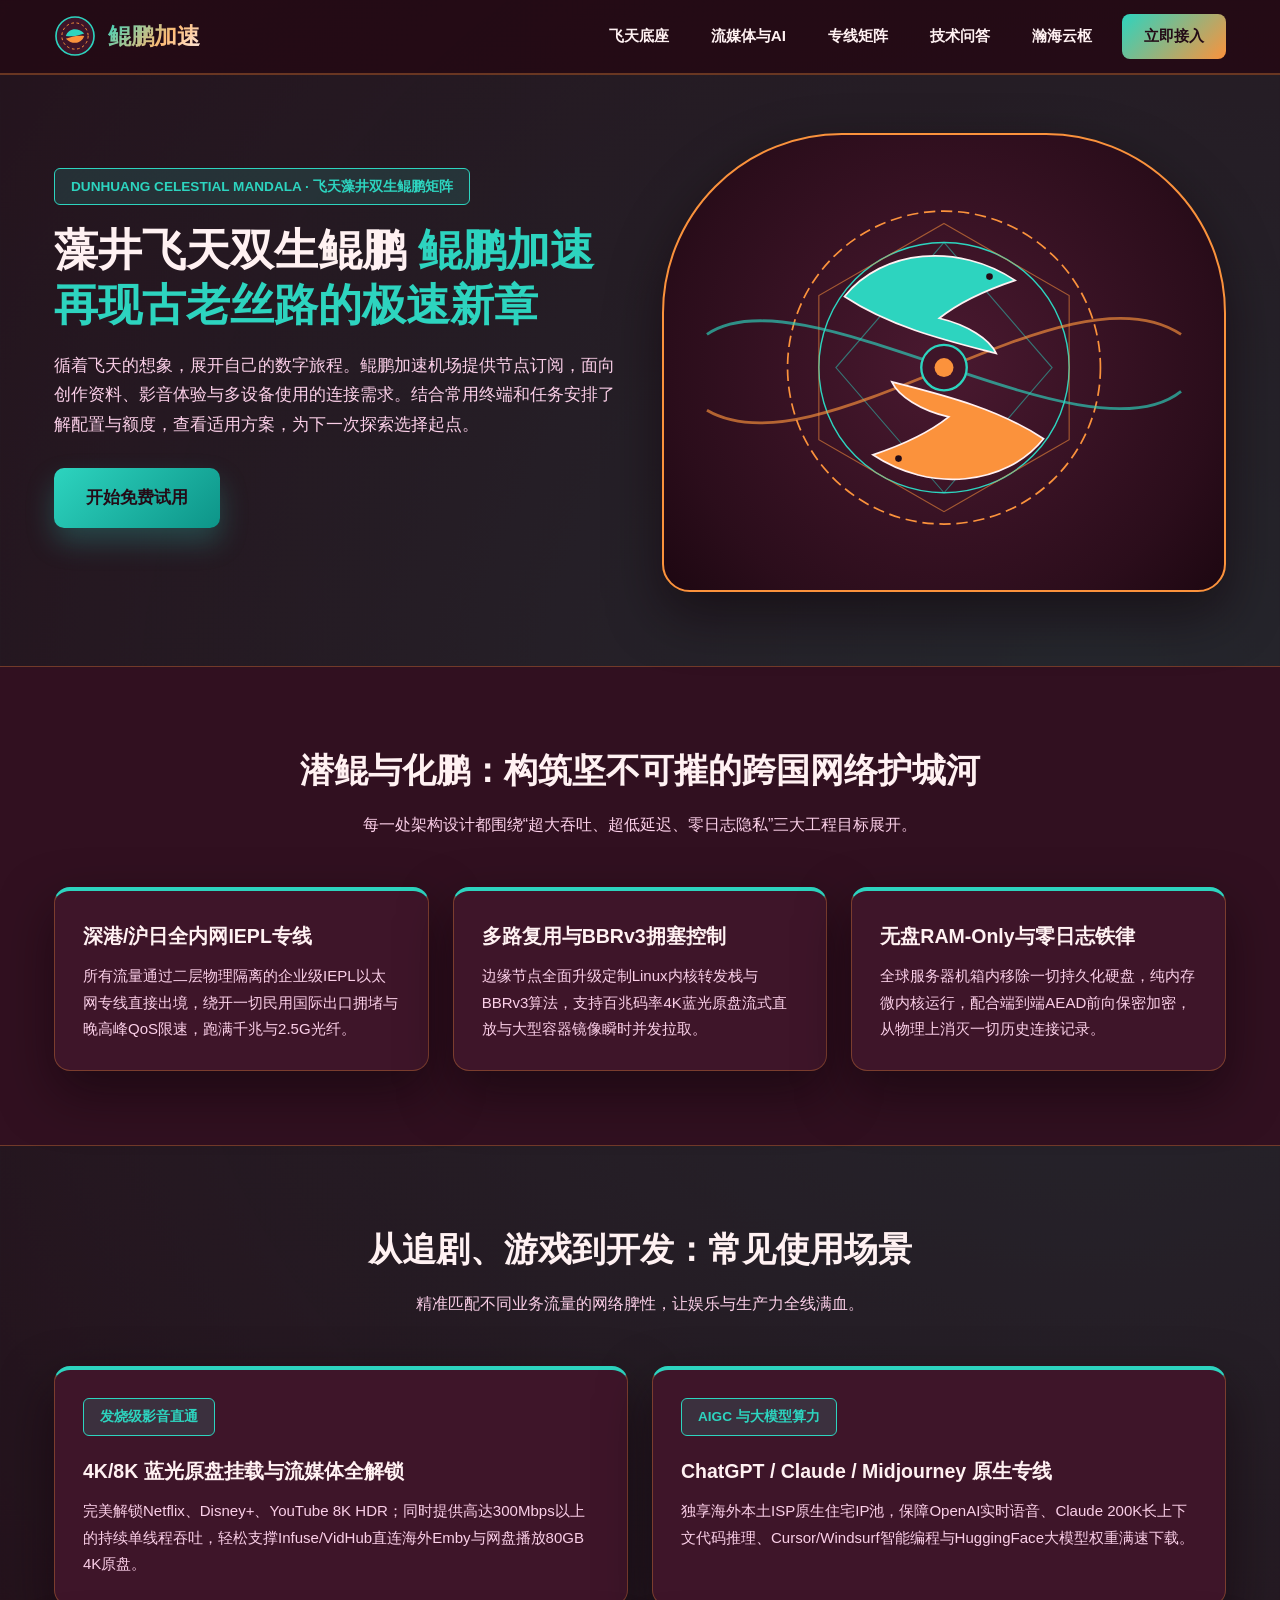
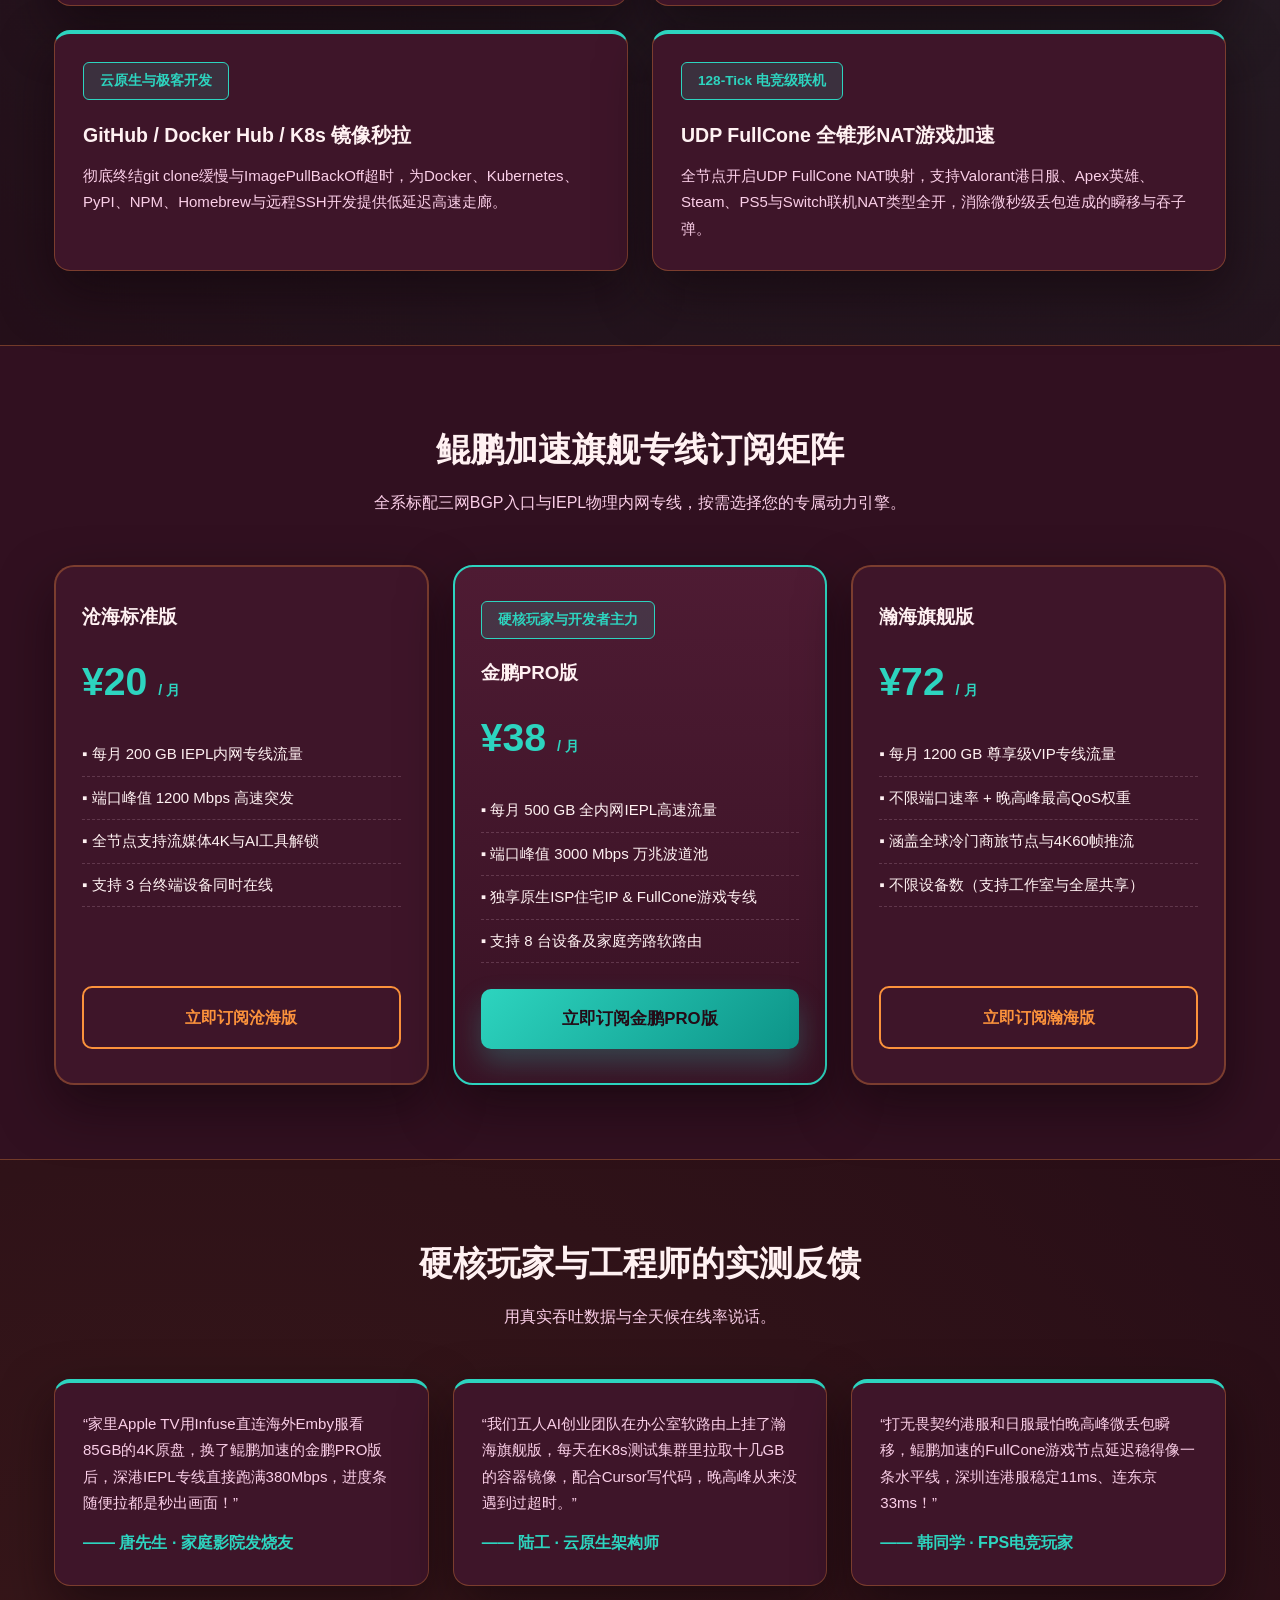
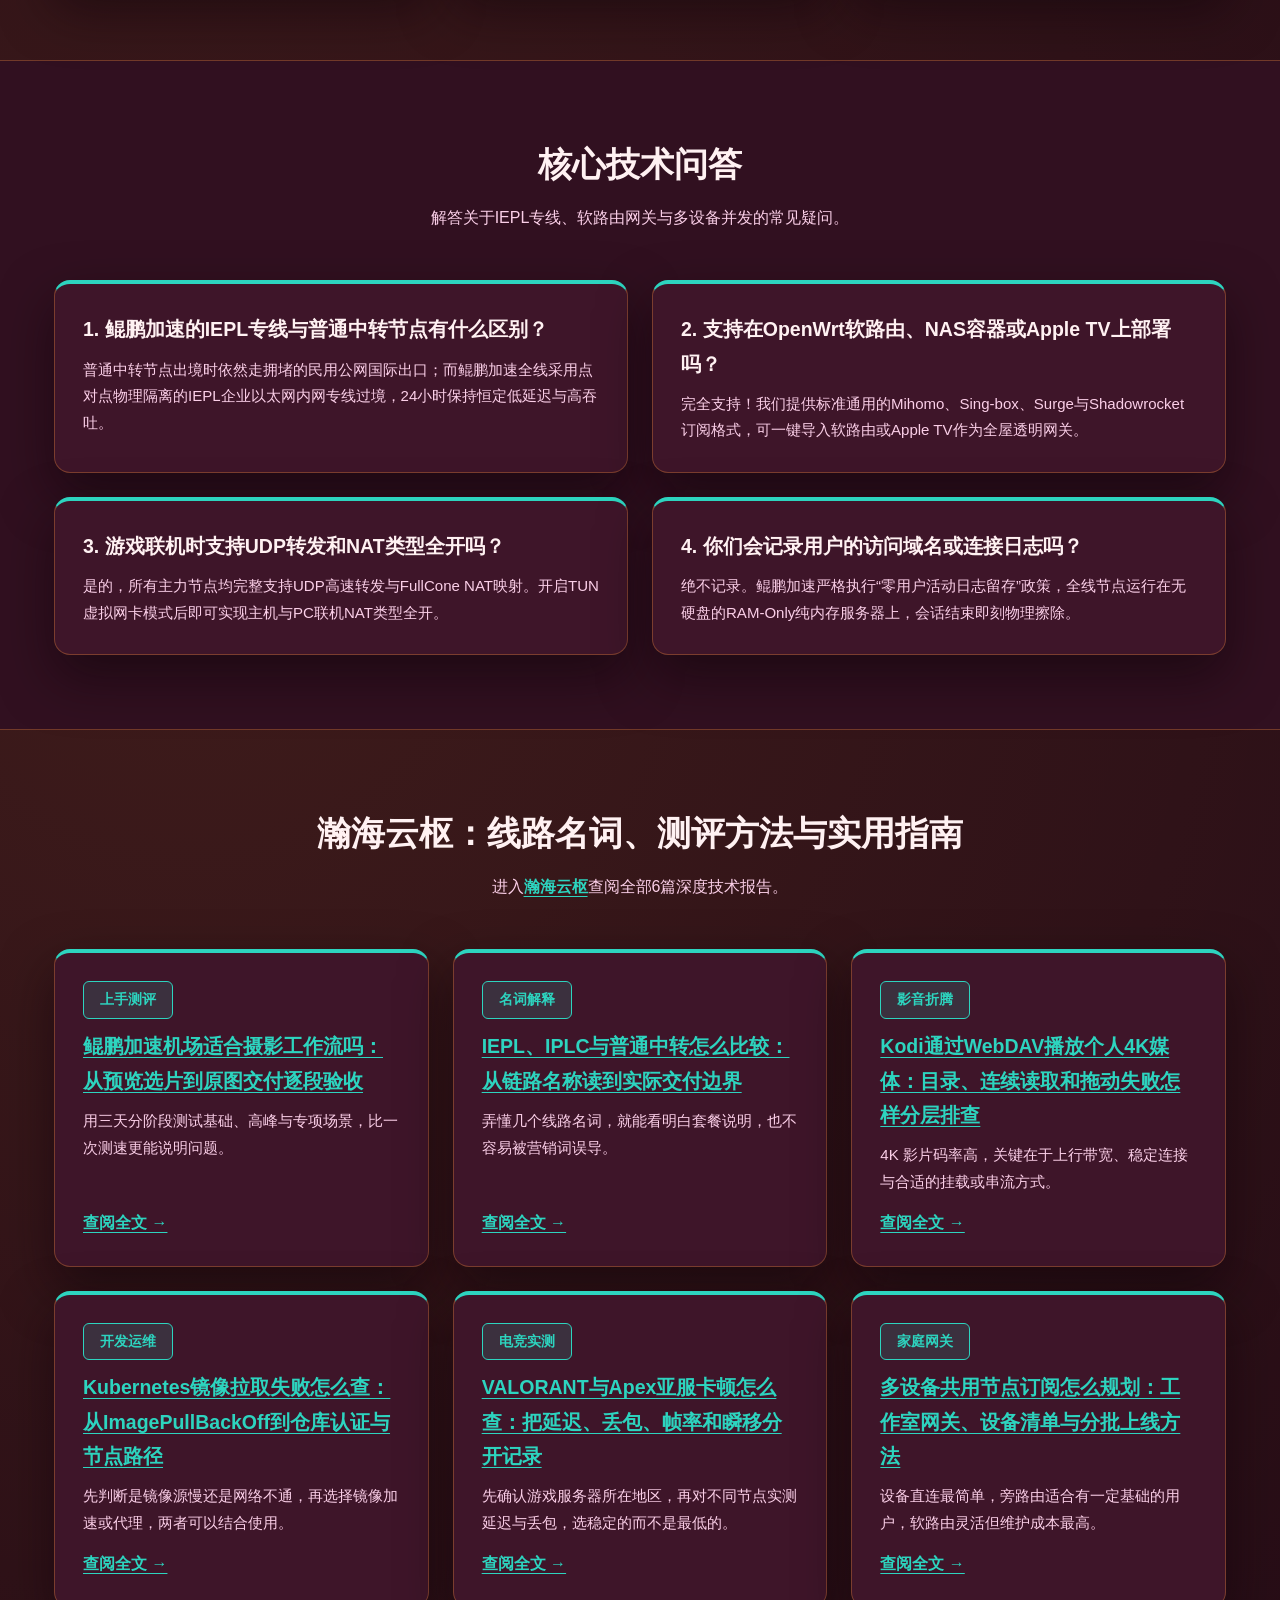
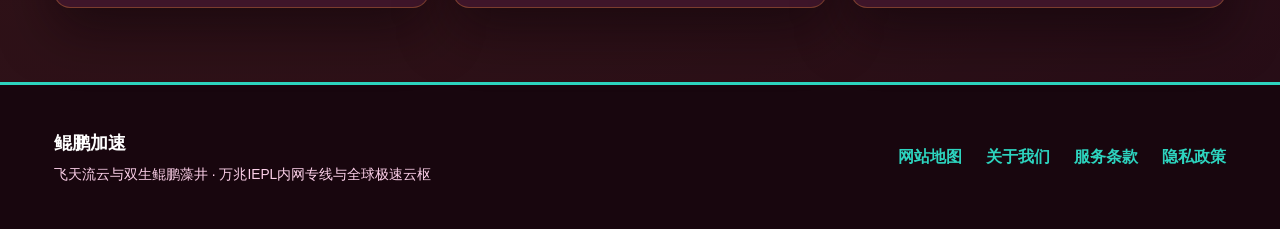
<file: index.html>
<!DOCTYPE html>

<html lang="zh-CN">
<head>
<meta charset="utf-8"/>
<meta content="width=device-width, initial-scale=1.0" name="viewport"/>
<title>鲲鹏加速机场｜创作交付、多设备配置与节点选购</title>
<meta content="循着飞天的想象，展开自己的数字旅程。鲲鹏加速机场提供节点订阅，面向创作资料、影音体验与多设备使用的连接需求。结合常用终端和任务安排了解配置与额度，查看适用方案，为下一次探索选择起点。" name="description"/>
<meta content="鲲鹏加速, 鲲鹏机场, 机场推荐, IEPL, IPLC, 中转线路, Docker镜像加速, 游戏节点, 免费试用" name="keywords"/>
<link href="https://kunpejiasu.shop/" rel="canonical"/>
<meta content="website" property="og:type"/>
<meta content="鲲鹏加速机场｜创作交付、多设备配置与节点选购" property="og:title"/>
<meta content="循着飞天的想象，展开自己的数字旅程。鲲鹏加速机场提供节点订阅，面向创作资料、影音体验与多设备使用的连接需求。结合常用终端和任务安排了解配置与额度，查看适用方案，为下一次探索选择起点。" property="og:description"/>
<meta content="https://kunpejiasu.shop/" property="og:url"/>
<meta content="https://kunpejiasu.shop/og-kunpeng-shop.png" property="og:image"/>
<meta content="鲲鹏加速" property="og:site_name"/>
<script type="application/ld+json">
  {
    "@context": "https://schema.org",
    "@type": "Product",
    "name": "鲲鹏加速",
    "brand": { "@type": "Brand", "name": "鲲鹏加速" },
    "description": "鲲鹏加速采用企业级三网BGP任播入口与全内网IEPL跨洋光纤专线，提供晚高峰零丢包、超低延迟的全球网络加速与原生流媒体AI解锁服务。",
    "offers": { "@type": "AggregateOffer", "lowPrice": "20.00", "highPrice": "72.00", "priceCurrency": "CNY", "offerCount": "3" }
  }
  </script>
<link href="style.css" rel="stylesheet"/>
</head>
<body>
<header class="dh-header">
<div class="dh-wrap dh-nav-row">
<a class="dh-brand" href="index.html">
<svg aria-label="鲲鹏加速飞天藻井双生鲲鹏徽标" fill="none" height="42" viewbox="0 0 64 64" width="42" xmlns="http://www.w3.org/2000/svg">
<circle cx="32" cy="32" fill="#3E1529" r="29" stroke="#2DD4BF" stroke-width="2.5"></circle>
<circle cx="32" cy="32" r="20" stroke="#FB923C" stroke-dasharray="4 4" stroke-width="1.5"></circle>
<path d="M18 32 C 22 20, 36 18, 46 28 C 38 30, 30 34, 18 32 Z" fill="#2DD4BF"></path>
<path d="M46 32 C 42 44, 28 46, 18 36 C 26 34, 34 30, 46 32 Z" fill="#FB923C"></path>
</svg>
<span class="dh-brand-title">鲲鹏加速</span>
</a>
<nav aria-label="主导航" class="dh-nav">
<a href="index.html#backbone">飞天底座</a>
<a href="index.html#unlock">流媒体与AI</a>
<a href="index.html#pricing">专线矩阵</a>
<a href="index.html#faq">技术问答</a>
<a href="vast-nexus.html">瀚海云枢</a>
<a class="btn-dh-top" href="https://ww012.twilightaff.com/#/?code=A56DH1Af" rel="nofollow" target="_blank">立即接入</a>
</nav>
</div>
</header>
<main>
<section class="dh-hero">
<div class="dh-wrap dh-hero-grid">
<div>
<div class="dh-mural-badge">DUNHUANG CELESTIAL MANDALA · 飞天藻井双生鲲鹏矩阵</div>
<h1>藻井飞天双生鲲鹏 <span>鲲鹏加速再现古老丝路的极速新章</span></h1>
<p class="dh-hero-p">循着飞天的想象，展开自己的数字旅程。鲲鹏加速机场提供节点订阅，面向创作资料、影音体验与多设备使用的连接需求。结合常用终端和任务安排了解配置与额度，查看适用方案，为下一次探索选择起点。</p>
<div class="dh-cta-bar">
<a class="btn-dh-malachite" href="https://ww012.twilightaff.com/#/?code=A56DH1Af" rel="nofollow" target="_blank">开始免费试用</a>
</div>
</div>
<!-- Arch-Framed Dunhuang Celestial Mandala & Orbital Yin-Yang Kunpeng SVG -->
<div aria-label="鲲鹏加速敦煌飞天藻井星盘与孔雀石绿赤铜双生鲲鹏回旋共舞动态插画" class="dh-mandala-stage" role="img">
<svg fill="none" viewbox="0 0 540 430" xmlns="http://www.w3.org/2000/svg">
<!-- Rotating Dunhuang Celestial Mandala Canopy (藻井几何星盘) -->
<g class="anim-mandala-wheel">
<circle cx="270" cy="220" r="165" stroke="#FB923C" stroke-dasharray="12 6" stroke-width="1.8"></circle>
<circle cx="270" cy="220" r="132" stroke="#2DD4BF" stroke-width="1.5"></circle>
<polygon fill="none" points="270,68 402,144 402,296 270,372 138,296 138,144" stroke="#FB923C" stroke-opacity="0.55" stroke-width="1.2"></polygon>
<polygon fill="none" points="270,88 384,220 270,352 156,220" stroke="#2DD4BF" stroke-opacity="0.5" stroke-width="1.2"></polygon>
</g>
<!-- Flowing Silk Cloud Ribbons (飞天流云飘带) -->
<g class="anim-silk-ribbon">
<path d="M20 185 C 120 115, 420 325, 520 245" fill="none" stroke="#2DD4BF" stroke-opacity="0.65" stroke-width="3"></path>
<path d="M20 265 C 140 335, 400 105, 520 185" fill="none" stroke="#FB923C" stroke-opacity="0.65" stroke-width="3"></path>
</g>
<!-- Orbital Yin-Yang Dance of Malachite Kun-Whale & Copper Peng-Bird -->
<g class="anim-orbital-pair">
<!-- Top Arc: Malachite-Turquoise Winged Kun-Whale (孔雀石绿飞鲸) -->
<path d="M165 145 C 205 95, 285 88, 345 128 C 315 138, 285 152, 265 168 C 295 175, 318 190, 325 205 C 275 192, 215 178, 165 145 Z" fill="#2DD4BF" stroke="#FFF1F2" stroke-width="1.8"></path>
<circle cx="318" cy="124" fill="#240B16" r="3.5"></circle>
<!-- Bottom Arc: Burnished Copper-Peach Celestial Peng-Bird (赤铜鎏金飞鹏) -->
<path d="M375 295 C 335 345, 255 352, 195 312 C 225 302, 255 288, 275 272 C 245 265, 222 250, 215 235 C 265 248, 325 262, 375 295 Z" fill="#FB923C" stroke="#FFF1F2" stroke-width="1.8"></path>
<circle cx="222" cy="316" fill="#240B16" r="3.5"></circle>
</g>
<!-- Central Lotus Core -->
<circle cx="270" cy="220" fill="#3E1529" r="24" stroke="#2DD4BF" stroke-width="2.5"></circle>
<circle cx="270" cy="220" fill="#FB923C" r="10"></circle>
</svg>
</div>
</div>
</section>
<section class="dh-sec wine-band" id="backbone">
<div class="dh-wrap">
<div class="dh-head">
<h2>潜鲲与化鹏：构筑坚不可摧的跨国网络护城河</h2>
<p>每一处架构设计都围绕“超大吞吐、超低延迟、零日志隐私”三大工程目标展开。</p>
</div>
<div class="dh-three-grid">
<div class="dh-card">
<h3>深港/沪日全内网IEPL专线</h3>
<p>所有流量通过二层物理隔离的企业级IEPL以太网专线直接出境，绕开一切民用国际出口拥堵与晚高峰QoS限速，跑满千兆与2.5G光纤。</p>
</div>
<div class="dh-card">
<h3>多路复用与BBRv3拥塞控制</h3>
<p>边缘节点全面升级定制Linux内核转发栈与BBRv3算法，支持百兆码率4K蓝光原盘流式直放与大型容器镜像瞬时并发拉取。</p>
</div>
<div class="dh-card">
<h3>无盘RAM-Only与零日志铁律</h3>
<p>全球服务器机箱内移除一切持久化硬盘，纯内存微内核运行，配合端到端AEAD前向保密加密，从物理上消灭一切历史连接记录。</p>
</div>
</div>
</div>
</section>
<section class="dh-sec" id="unlock">
<div class="dh-wrap">
<div class="dh-head">
<h2>从追剧、游戏到开发：常见使用场景</h2>
<p>精准匹配不同业务流量的网络脾性，让娱乐与生产力全线满血。</p>
</div>
<div class="dh-two-grid">
<div class="dh-card">
<span class="dh-mural-badge">发烧级影音直通</span>
<h3>4K/8K 蓝光原盘挂载与流媒体全解锁</h3>
<p>完美解锁Netflix、Disney+、YouTube 8K HDR；同时提供高达300Mbps以上的持续单线程吞吐，轻松支撑Infuse/VidHub直连海外Emby与网盘播放80GB 4K原盘。</p>
</div>
<div class="dh-card">
<span class="dh-mural-badge">AIGC 与大模型算力</span>
<h3>ChatGPT / Claude / Midjourney 原生专线</h3>
<p>独享海外本土ISP原生住宅IP池，保障OpenAI实时语音、Claude 200K长上下文代码推理、Cursor/Windsurf智能编程与HuggingFace大模型权重满速下载。</p>
</div>
<div class="dh-card">
<span class="dh-mural-badge">云原生与极客开发</span>
<h3>GitHub / Docker Hub / K8s 镜像秒拉</h3>
<p>彻底终结git clone缓慢与ImagePullBackOff超时，为Docker、Kubernetes、PyPI、NPM、Homebrew与远程SSH开发提供低延迟高速走廊。</p>
</div>
<div class="dh-card">
<span class="dh-mural-badge">128-Tick 电竞级联机</span>
<h3>UDP FullCone 全锥形NAT游戏加速</h3>
<p>全节点开启UDP FullCone NAT映射，支持Valorant港日服、Apex英雄、Steam、PS5与Switch联机NAT类型全开，消除微秒级丢包造成的瞬移与吞子弹。</p>
</div>
</div>
</div>
</section>
<section class="dh-sec wine-band" id="pricing">
<div class="dh-wrap">
<div class="dh-head">
<h2>鲲鹏加速旗舰专线订阅矩阵</h2>
<p>全系标配三网BGP入口与IEPL物理内网专线，按需选择您的专属动力引擎。</p>
</div>
<div class="dh-three-grid">
<div class="dh-price-card">
<div>
<h3>沧海标准版</h3>
<div class="dh-price-num">¥20 <small style="font-size:0.9rem;">/ 月</small></div>
<ul class="dh-ul">
<li>▪ 每月 200 GB IEPL内网专线流量</li>
<li>▪ 端口峰值 1200 Mbps 高速突发</li>
<li>▪ 全节点支持流媒体4K与AI工具解锁</li>
<li>▪ 支持 3 台终端设备同时在线</li>
</ul>
</div>
<a class="btn-dh-copper" href="https://ww012.twilightaff.com/#/?code=A56DH1Af" rel="nofollow" style="width:100%;" target="_blank">立即订阅沧海版</a>
</div>
<div class="dh-price-card featured">
<div>
<span class="dh-mural-badge">硬核玩家与开发者主力</span>
<h3>金鹏PRO版</h3>
<div class="dh-price-num">¥38 <small style="font-size:0.9rem;">/ 月</small></div>
<ul class="dh-ul">
<li>▪ 每月 500 GB 全内网IEPL高速流量</li>
<li>▪ 端口峰值 3000 Mbps 万兆波道池</li>
<li>▪ 独享原生ISP住宅IP &amp; FullCone游戏专线</li>
<li>▪ 支持 8 台设备及家庭旁路软路由</li>
</ul>
</div>
<a class="btn-dh-malachite" href="https://ww012.twilightaff.com/#/?code=A56DH1Af" rel="nofollow" style="width:100%;" target="_blank">立即订阅金鹏PRO版</a>
</div>
<div class="dh-price-card">
<div>
<h3>瀚海旗舰版</h3>
<div class="dh-price-num">¥72 <small style="font-size:0.9rem;">/ 月</small></div>
<ul class="dh-ul">
<li>▪ 每月 1200 GB 尊享级VIP专线流量</li>
<li>▪ 不限端口速率 + 晚高峰最高QoS权重</li>
<li>▪ 涵盖全球冷门商旅节点与4K60帧推流</li>
<li>▪ 不限设备数（支持工作室与全屋共享）</li>
</ul>
</div>
<a class="btn-dh-copper" href="https://ww012.twilightaff.com/#/?code=A56DH1Af" rel="nofollow" style="width:100%;" target="_blank">立即订阅瀚海版</a>
</div>
</div>
</div>
</section>
<section class="dh-sec">
<div class="dh-wrap">
<div class="dh-head">
<h2>硬核玩家与工程师的实测反馈</h2>
<p>用真实吞吐数据与全天候在线率说话。</p>
</div>
<div class="dh-three-grid">
<div class="dh-card">
<p>“家里Apple TV用Infuse直连海外Emby服看85GB的4K原盘，换了鲲鹏加速的金鹏PRO版后，深港IEPL专线直接跑满380Mbps，进度条随便拉都是秒出画面！”</p>
<strong style="display:block;margin-top:12px;color:var(--malachite-main);">—— 唐先生 · 家庭影院发烧友</strong>
</div>
<div class="dh-card">
<p>“我们五人AI创业团队在办公室软路由上挂了瀚海旗舰版，每天在K8s测试集群里拉取十几GB的容器镜像，配合Cursor写代码，晚高峰从来没遇到过超时。”</p>
<strong style="display:block;margin-top:12px;color:var(--malachite-main);">—— 陆工 · 云原生架构师</strong>
</div>
<div class="dh-card">
<p>“打无畏契约港服和日服最怕晚高峰微丢包瞬移，鲲鹏加速的FullCone游戏节点延迟稳得像一条水平线，深圳连港服稳定11ms、连东京33ms！”</p>
<strong style="display:block;margin-top:12px;color:var(--malachite-main);">—— 韩同学 · FPS电竞玩家</strong>
</div>
</div>
</div>
</section>
<section class="dh-sec wine-band" id="faq">
<div class="dh-wrap">
<div class="dh-head">
<h2>核心技术问答</h2>
<p>解答关于IEPL专线、软路由网关与多设备并发的常见疑问。</p>
</div>
<div class="dh-two-grid">
<div class="dh-card">
<h3>1. 鲲鹏加速的IEPL专线与普通中转节点有什么区别？</h3>
<p>普通中转节点出境时依然走拥堵的民用公网国际出口；而鲲鹏加速全线采用点对点物理隔离的IEPL企业以太网内网专线过境，24小时保持恒定低延迟与高吞吐。</p>
</div>
<div class="dh-card">
<h3>2. 支持在OpenWrt软路由、NAS容器或Apple TV上部署吗？</h3>
<p>完全支持！我们提供标准通用的Mihomo、Sing-box、Surge与Shadowrocket订阅格式，可一键导入软路由或Apple TV作为全屋透明网关。</p>
</div>
<div class="dh-card">
<h3>3. 游戏联机时支持UDP转发和NAT类型全开吗？</h3>
<p>是的，所有主力节点均完整支持UDP高速转发与FullCone NAT映射。开启TUN虚拟网卡模式后即可实现主机与PC联机NAT类型全开。</p>
</div>
<div class="dh-card">
<h3>4. 你们会记录用户的访问域名或连接日志吗？</h3>
<p>绝不记录。鲲鹏加速严格执行“零用户活动日志留存”政策，全线节点运行在无硬盘的RAM-Only纯内存服务器上，会话结束即刻物理擦除。</p>
</div>
</div>
</div>
</section>
<section class="dh-sec">
<div class="dh-wrap">
<div class="dh-head">
<h2>瀚海云枢：线路名词、测评方法与实用指南</h2>
<p>进入<a href="vast-nexus.html">瀚海云枢</a>查阅全部6篇深度技术报告。</p>
</div>
<div class="dh-three-grid">
<article class="dh-card" style="display:flex;flex-direction:column;justify-content:space-between;">
<div>
<span class="dh-mural-badge" style="margin-bottom:10px;">上手测评</span>
<h3><a href="kunpeng-multi-terabit-iepl-matrix-test.html">鲲鹏加速机场适合摄影工作流吗：从预览选片到原图交付逐段验收</a></h3>
<p>用三天分阶段测试基础、高峰与专项场景，比一次测速更能说明问题。</p>
</div>
<a href="kunpeng-multi-terabit-iepl-matrix-test.html" style="margin-top:14px;">查阅全文 →</a>
</article>
<article class="dh-card" style="display:flex;flex-direction:column;justify-content:space-between;">
<div>
<span class="dh-mural-badge" style="margin-bottom:10px;">名词解释</span>
<h3><a href="dedicated-iepl-vs-iplc-vs-ordinary-relay.html">IEPL、IPLC与普通中转怎么比较：从链路名称读到实际交付边界</a></h3>
<p>弄懂几个线路名词，就能看明白套餐说明，也不容易被营销词误导。</p>
</div>
<a href="dedicated-iepl-vs-iplc-vs-ordinary-relay.html" style="margin-top:14px;">查阅全文 →</a>
</article>
<article class="dh-card" style="display:flex;flex-direction:column;justify-content:space-between;">
<div>
<span class="dh-mural-badge" style="margin-bottom:10px;">影音折腾</span>
<h3><a href="4k-bluray-plex-kodi-webdav-cloud-mount.html">Kodi通过WebDAV播放个人4K媒体：目录、连续读取和拖动失败怎样分层排查</a></h3>
<p>4K 影片码率高，关键在于上行带宽、稳定连接与合适的挂载或串流方式。</p>
</div>
<a href="4k-bluray-plex-kodi-webdav-cloud-mount.html" style="margin-top:14px;">查阅全文 →</a>
</article>
<article class="dh-card" style="display:flex;flex-direction:column;justify-content:space-between;">
<div>
<span class="dh-mural-badge" style="margin-bottom:10px;">开发运维</span>
<h3><a href="docker-kubernetes-gcr-quay-registry-mirror.html">Kubernetes镜像拉取失败怎么查：从ImagePullBackOff到仓库认证与节点路径</a></h3>
<p>先判断是镜像源慢还是网络不通，再选择镜像加速或代理，两者可以结合使用。</p>
</div>
<a href="docker-kubernetes-gcr-quay-registry-mirror.html" style="margin-top:14px;">查阅全文 →</a>
</article>
<article class="dh-card" style="display:flex;flex-direction:column;justify-content:space-between;">
<div>
<span class="dh-mural-badge" style="margin-bottom:10px;">电竞实测</span>
<h3><a href="valorant-apex-tokyo-hongkong-server-ping.html">VALORANT与Apex亚服卡顿怎么查：把延迟、丢包、帧率和瞬移分开记录</a></h3>
<p>先确认游戏服务器所在地区，再对不同节点实测延迟与丢包，选稳定的而不是最低的。</p>
</div>
<a href="valorant-apex-tokyo-hongkong-server-ping.html" style="margin-top:14px;">查阅全文 →</a>
</article>
<article class="dh-card" style="display:flex;flex-direction:column;justify-content:space-between;">
<div>
<span class="dh-mural-badge" style="margin-bottom:10px;">家庭网关</span>
<h3><a href="multi-device-concurrent-family-gateway-plan.html">多设备共用节点订阅怎么规划：工作室网关、设备清单与分批上线方法</a></h3>
<p>设备直连最简单，旁路由适合有一定基础的用户，软路由灵活但维护成本最高。</p>
</div>
<a href="multi-device-concurrent-family-gateway-plan.html" style="margin-top:14px;">查阅全文 →</a>
</article>
</div>
</div>
</section>
</main>
<footer class="dh-footer">
<div class="dh-wrap dh-footer-row">
<div>
<strong style="font-size: 1.15rem; color: #FFFFFF;">鲲鹏加速</strong>
<p style="font-size: 0.86rem; color: #FBCFE8; margin-top: 4px;">飞天流云与双生鲲鹏藻井 · 万兆IEPL内网专线与全球极速云枢</p>
</div>
<div class="dh-footer-links">
<a href="sitemap.html">网站地图</a>
<a href="about.html">关于我们</a>
<a href="terms.html">服务条款</a>
<a href="privacy.html">隐私政策</a>
</div>
</div>
</footer>
</body>
</html>
</file>
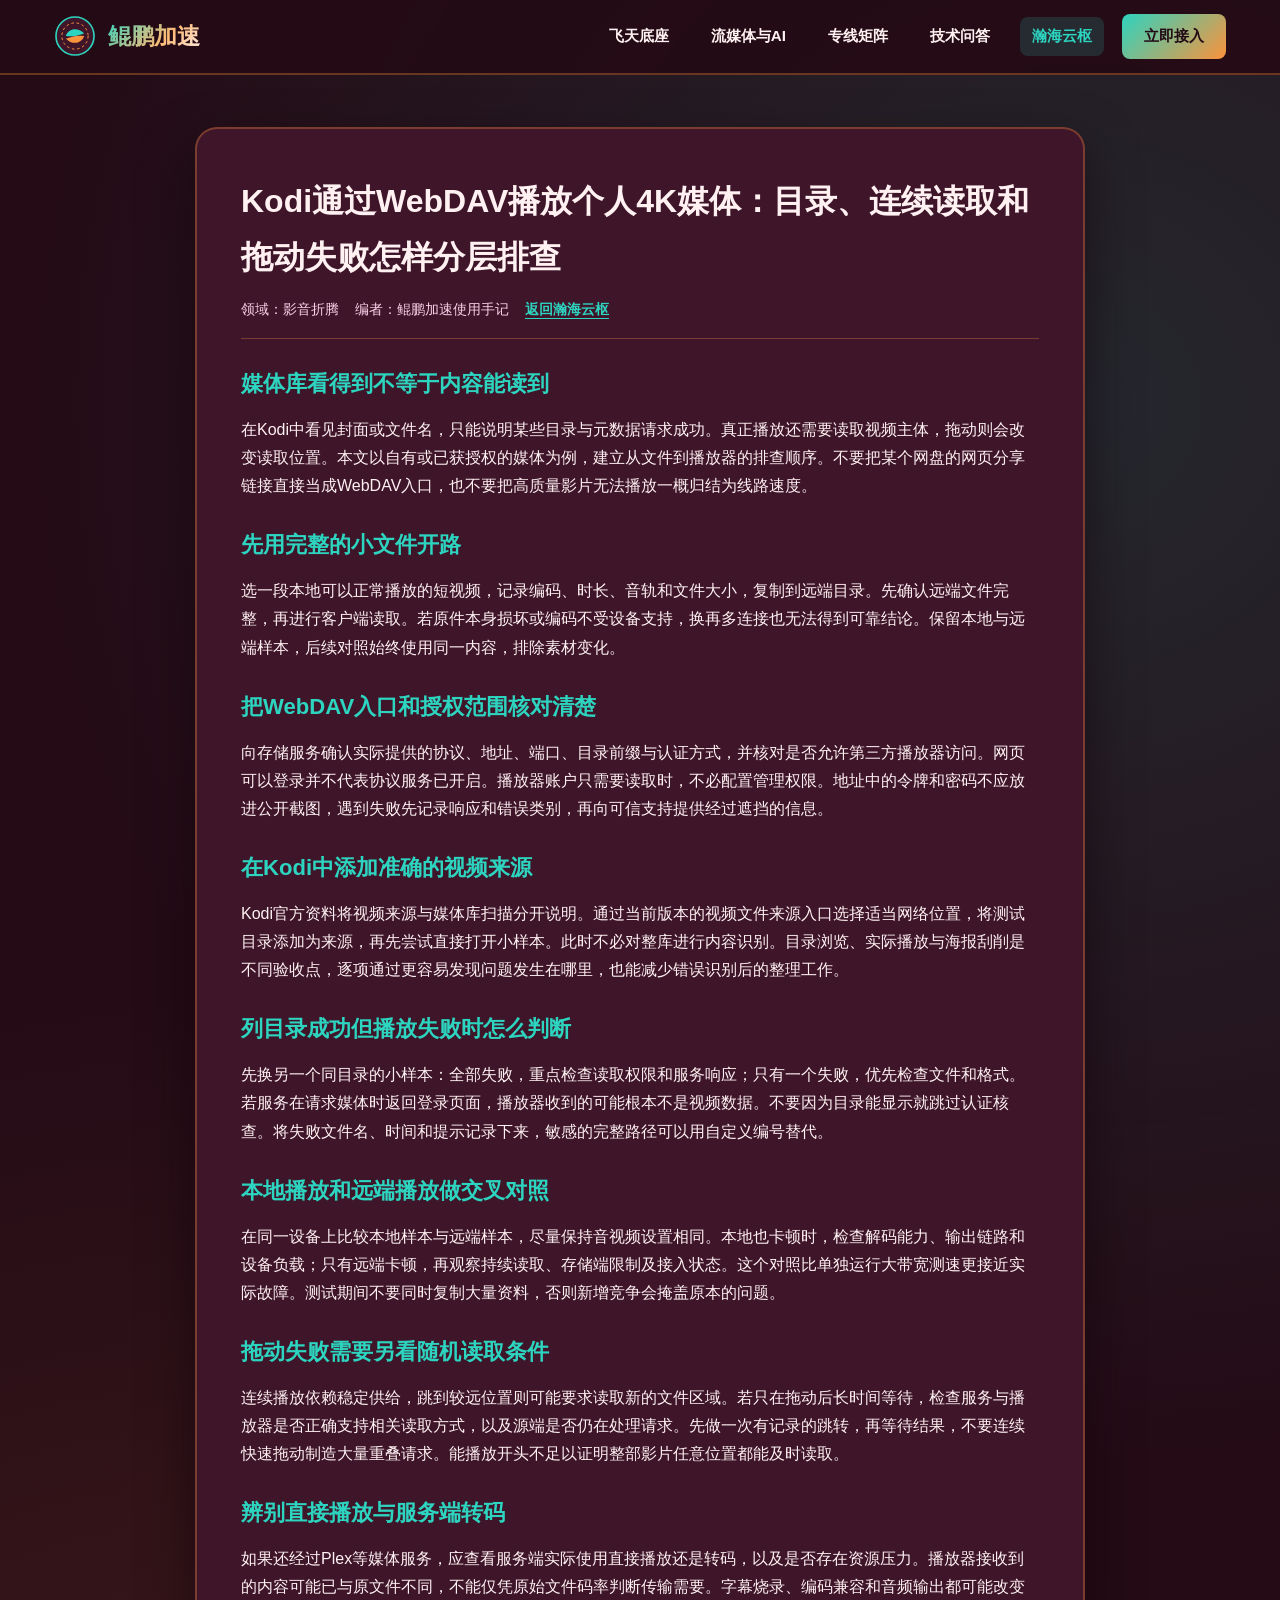
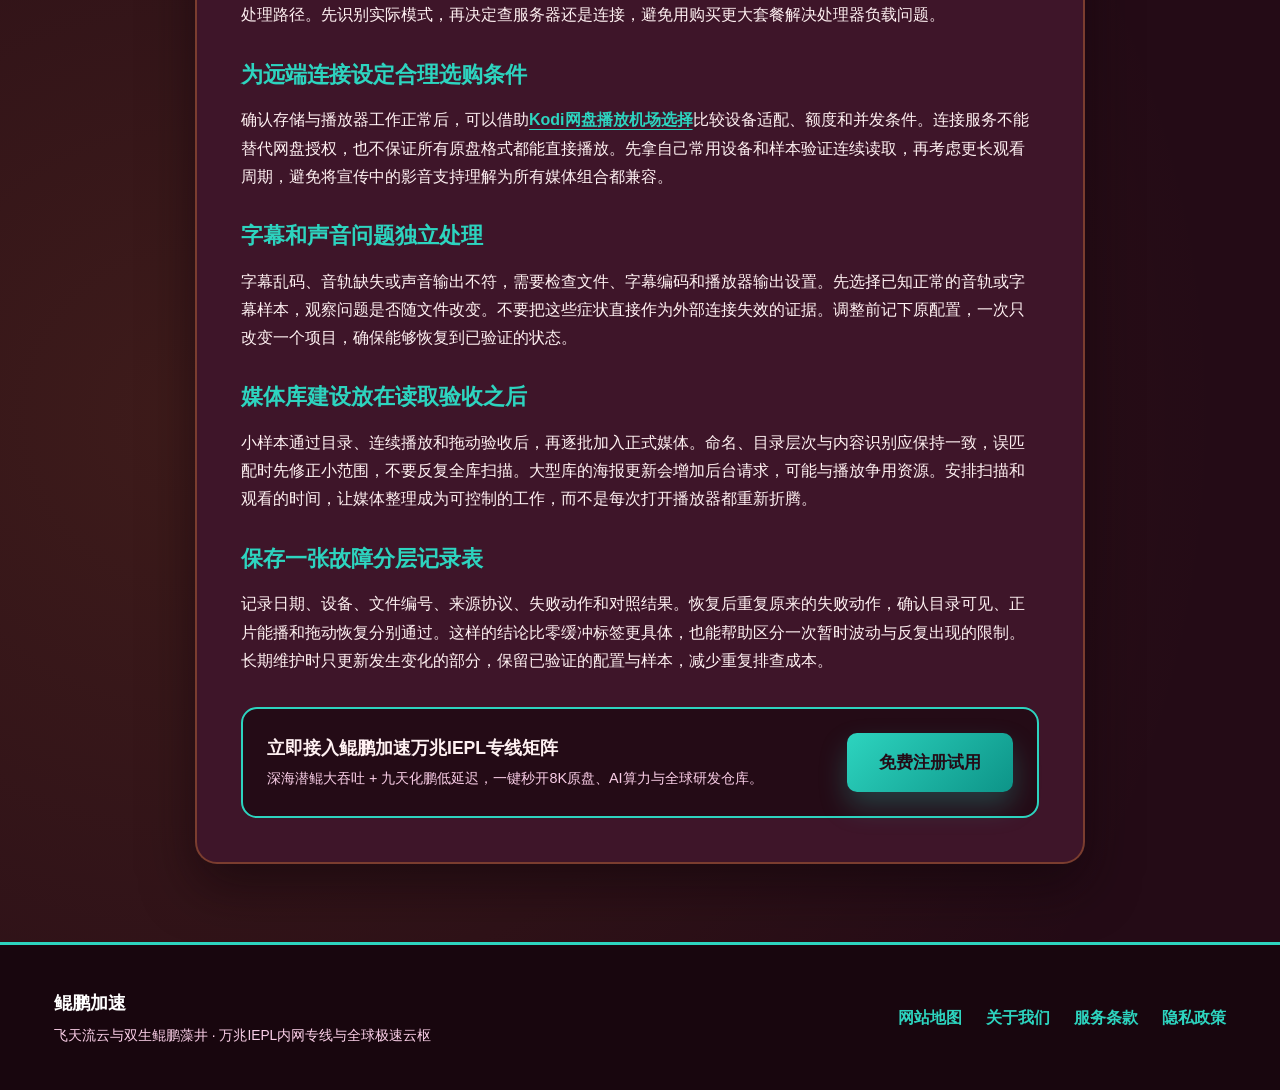
<file: 4k-bluray-plex-kodi-webdav-cloud-mount.html>
<!DOCTYPE html>

<html lang="zh-CN">
<head>
<meta charset="utf-8"/>
<meta content="width=device-width, initial-scale=1.0" name="viewport"/>
<title>Kodi通过WebDAV播放个人4K媒体：目录、连续读取和拖动失败怎样分层排查</title>
<meta content="按个人媒体存储、WebDAV读取、Kodi来源和本地解码逐层验证4K播放，区分海报加载、直接播放与服务端转码造成的问题。" name="description"/>
<link href="https://kunpejiasu.shop/4k-bluray-plex-kodi-webdav-cloud-mount.html" rel="canonical"/>
<link href="style.css" rel="stylesheet"/>
</head>
<body>
<header class="dh-header">
<div class="dh-wrap dh-nav-row">
<a class="dh-brand" href="index.html">
<svg aria-label="鲲鹏加速飞天藻井双生鲲鹏徽标" fill="none" height="42" viewbox="0 0 64 64" width="42" xmlns="http://www.w3.org/2000/svg">
<circle cx="32" cy="32" fill="#3E1529" r="29" stroke="#2DD4BF" stroke-width="2.5"></circle>
<circle cx="32" cy="32" r="20" stroke="#FB923C" stroke-dasharray="4 4" stroke-width="1.5"></circle>
<path d="M18 32 C 22 20, 36 18, 46 28 C 38 30, 30 34, 18 32 Z" fill="#2DD4BF"></path>
<path d="M46 32 C 42 44, 28 46, 18 36 C 26 34, 34 30, 46 32 Z" fill="#FB923C"></path>
</svg>
<span class="dh-brand-title">鲲鹏加速</span>
</a>
<nav aria-label="主导航" class="dh-nav">
<a href="index.html#backbone">飞天底座</a>
<a href="index.html#unlock">流媒体与AI</a>
<a href="index.html#pricing">专线矩阵</a>
<a href="index.html#faq">技术问答</a>
<a class="active" href="vast-nexus.html">瀚海云枢</a>
<a class="btn-dh-top" href="https://ww012.twilightaff.com/#/?code=A56DH1Af" rel="nofollow" target="_blank">立即接入</a>
</nav>
</div>
</header>
<main class="dh-doc-sec">
<div class="dh-wrap">
<article class="dh-doc-box">
<h1>Kodi通过WebDAV播放个人4K媒体：目录、连续读取和拖动失败怎样分层排查</h1>
<div class="dh-doc-meta"><span>领域：影音折腾</span><span>编者：鲲鹏加速使用手记</span><span><a href="vast-nexus.html">返回瀚海云枢</a></span></div>
<div class="dh-doc-body"><div data-swc-article-body="2026-11-16"><h2>媒体库看得到不等于内容能读到</h2><p>在Kodi中看见封面或文件名，只能说明某些目录与元数据请求成功。真正播放还需要读取视频主体，拖动则会改变读取位置。本文以自有或已获授权的媒体为例，建立从文件到播放器的排查顺序。不要把某个网盘的网页分享链接直接当成WebDAV入口，也不要把高质量影片无法播放一概归结为线路速度。</p><h2>先用完整的小文件开路</h2><p>选一段本地可以正常播放的短视频，记录编码、时长、音轨和文件大小，复制到远端目录。先确认远端文件完整，再进行客户端读取。若原件本身损坏或编码不受设备支持，换再多连接也无法得到可靠结论。保留本地与远端样本，后续对照始终使用同一内容，排除素材变化。</p><h2>把WebDAV入口和授权范围核对清楚</h2><p>向存储服务确认实际提供的协议、地址、端口、目录前缀与认证方式，并核对是否允许第三方播放器访问。网页可以登录并不代表协议服务已开启。播放器账户只需要读取时，不必配置管理权限。地址中的令牌和密码不应放进公开截图，遇到失败先记录响应和错误类别，再向可信支持提供经过遮挡的信息。</p><h2>在Kodi中添加准确的视频来源</h2><p>Kodi官方资料将视频来源与媒体库扫描分开说明。通过当前版本的视频文件来源入口选择适当网络位置，将测试目录添加为来源，再先尝试直接打开小样本。此时不必对整库进行内容识别。目录浏览、实际播放与海报刮削是不同验收点，逐项通过更容易发现问题发生在哪里，也能减少错误识别后的整理工作。</p><h2>列目录成功但播放失败时怎么判断</h2><p>先换另一个同目录的小样本：全部失败，重点检查读取权限和服务响应；只有一个失败，优先检查文件和格式。若服务在请求媒体时返回登录页面，播放器收到的可能根本不是视频数据。不要因为目录能显示就跳过认证核查。将失败文件名、时间和提示记录下来，敏感的完整路径可以用自定义编号替代。</p><h2>本地播放和远端播放做交叉对照</h2><p>在同一设备上比较本地样本与远端样本，尽量保持音视频设置相同。本地也卡顿时，检查解码能力、输出链路和设备负载；只有远端卡顿，再观察持续读取、存储端限制及接入状态。这个对照比单独运行大带宽测速更接近实际故障。测试期间不要同时复制大量资料，否则新增竞争会掩盖原本的问题。</p><h2>拖动失败需要另看随机读取条件</h2><p>连续播放依赖稳定供给，跳到较远位置则可能要求读取新的文件区域。若只在拖动后长时间等待，检查服务与播放器是否正确支持相关读取方式，以及源端是否仍在处理请求。先做一次有记录的跳转，再等待结果，不要连续快速拖动制造大量重叠请求。能播放开头不足以证明整部影片任意位置都能及时读取。</p><h2>辨别直接播放与服务端转码</h2><p>如果还经过Plex等媒体服务，应查看服务端实际使用直接播放还是转码，以及是否存在资源压力。播放器接收到的内容可能已与原文件不同，不能仅凭原始文件码率判断传输需要。字幕烧录、编码兼容和音频输出都可能改变处理路径。先识别实际模式，再决定查服务器还是连接，避免用购买更大套餐解决处理器负载问题。</p><h2>为远端连接设定合理选购条件</h2><p>确认存储与播放器工作正常后，可以借助<a href="https://dajichang.mom/">Kodi网盘播放机场选择</a>比较设备适配、额度和并发条件。连接服务不能替代网盘授权，也不保证所有原盘格式都能直接播放。先拿自己常用设备和样本验证连续读取，再考虑更长观看周期，避免将宣传中的影音支持理解为所有媒体组合都兼容。</p><h2>字幕和声音问题独立处理</h2><p>字幕乱码、音轨缺失或声音输出不符，需要检查文件、字幕编码和播放器输出设置。先选择已知正常的音轨或字幕样本，观察问题是否随文件改变。不要把这些症状直接作为外部连接失效的证据。调整前记下原配置，一次只改变一个项目，确保能够恢复到已验证的状态。</p><h2>媒体库建设放在读取验收之后</h2><p>小样本通过目录、连续播放和拖动验收后，再逐批加入正式媒体。命名、目录层次与内容识别应保持一致，误匹配时先修正小范围，不要反复全库扫描。大型库的海报更新会增加后台请求，可能与播放争用资源。安排扫描和观看的时间，让媒体整理成为可控制的工作，而不是每次打开播放器都重新折腾。</p><h2>保存一张故障分层记录表</h2><p>记录日期、设备、文件编号、来源协议、失败动作和对照结果。恢复后重复原来的失败动作，确认目录可见、正片能播和拖动恢复分别通过。这样的结论比零缓冲标签更具体，也能帮助区分一次暂时波动与反复出现的限制。长期维护时只更新发生变化的部分，保留已验证的配置与样本，减少重复排查成本。</p></div></div>
<div style="margin-top:32px;padding:24px;background:var(--bg-mulberry);border:2px solid var(--malachite-main);border-radius:16px;display:flex;justify-content:space-between;align-items:center;flex-wrap:wrap;gap:16px;">
<div>
<strong style="font-size:1.1rem;color:var(--text-lotus);display:block;">立即接入鲲鹏加速万兆IEPL专线矩阵</strong>
<span style="font-size:0.9rem;color:var(--text-rose-ash);">深海潜鲲大吞吐 + 九天化鹏低延迟，一键秒开8K原盘、AI算力与全球研发仓库。</span>
</div>
<a class="btn-dh-malachite" href="https://ww012.twilightaff.com/#/?code=A56DH1Af" rel="nofollow" target="_blank">免费注册试用</a>
</div>
</article>
</div>
</main>
<footer class="dh-footer">
<div class="dh-wrap dh-footer-row">
<div>
<strong style="font-size: 1.15rem; color: #FFFFFF;">鲲鹏加速</strong>
<p style="font-size: 0.86rem; color: #FBCFE8; margin-top: 4px;">飞天流云与双生鲲鹏藻井 · 万兆IEPL内网专线与全球极速云枢</p>
</div>
<div class="dh-footer-links">
<a href="sitemap.html">网站地图</a>
<a href="about.html">关于我们</a>
<a href="terms.html">服务条款</a>
<a href="privacy.html">隐私政策</a>
</div>
</div>
</footer>
</body>
</html>
</file>
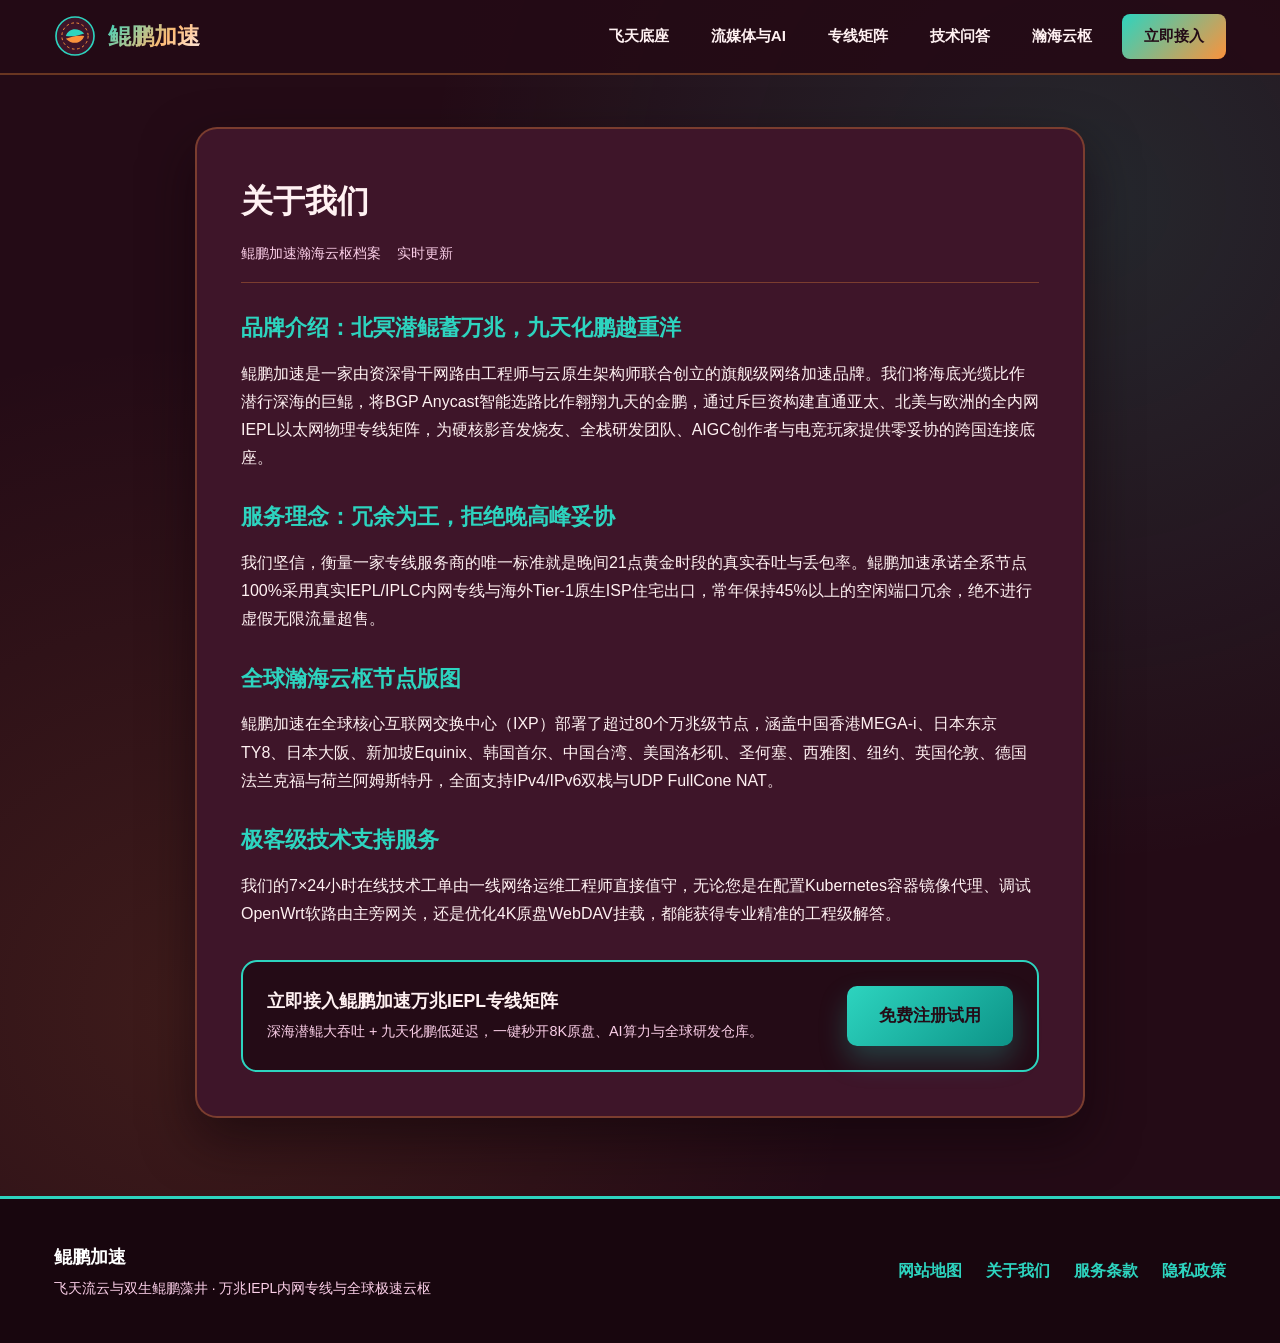
<file: about.html>
<!DOCTYPE html>
<html lang="zh-CN">
<head>
  <meta charset="UTF-8">
  <meta name="viewport" content="width=device-width, initial-scale=1.0">
  <title>关于我们 - 鲲鹏加速</title>
  <meta name="description" content="了解鲲鹏加速品牌架构、万兆IEPL内网专线理念、全球80+云枢节点与7×24小时工程师支持。">
  <link rel="canonical" href="https://kunpejiasu.shop/about.html">
  <link rel="stylesheet" href="style.css">
</head>
<body>
  <header class="dh-header">
  <div class="dh-wrap dh-nav-row">
    <a href="index.html" class="dh-brand">
      <svg width="42" height="42" viewBox="0 0 64 64" fill="none" xmlns="http://www.w3.org/2000/svg" aria-label="鲲鹏加速飞天藻井双生鲲鹏徽标">
        <circle cx="32" cy="32" r="29" fill="#3E1529" stroke="#2DD4BF" stroke-width="2.5"/>
        <circle cx="32" cy="32" r="20" stroke="#FB923C" stroke-width="1.5" stroke-dasharray="4 4"/>
        <path d="M18 32 C 22 20, 36 18, 46 28 C 38 30, 30 34, 18 32 Z" fill="#2DD4BF"/>
        <path d="M46 32 C 42 44, 28 46, 18 36 C 26 34, 34 30, 46 32 Z" fill="#FB923C"/>
      </svg>
      <span class="dh-brand-title">鲲鹏加速</span>
    </a>
    <nav class="dh-nav" aria-label="主导航">
      <a href="index.html#backbone">飞天底座</a>
      <a href="index.html#unlock">流媒体与AI</a>
      <a href="index.html#pricing">专线矩阵</a>
      <a href="index.html#faq">技术问答</a>
      <a href="vast-nexus.html">瀚海云枢</a>
      <a href="https://ww012.twilightaff.com/#/?code=A56DH1Af" class="btn-dh-top" rel="nofollow" target="_blank">立即接入</a>
    </nav>
  </div>
</header>
  <main class="dh-doc-sec">
    <div class="dh-wrap">
      <article class="dh-doc-box">
        <h1>关于我们</h1>
        <div class="dh-doc-meta"><span>鲲鹏加速瀚海云枢档案</span><span>实时更新</span></div>
        <div class="dh-doc-body">
          <h2>品牌介绍：北冥潜鲲蓄万兆，九天化鹏越重洋</h2>
<p>鲲鹏加速是一家由资深骨干网路由工程师与云原生架构师联合创立的旗舰级网络加速品牌。我们将海底光缆比作潜行深海的巨鲲，将BGP Anycast智能选路比作翱翔九天的金鹏，通过斥巨资构建直通亚太、北美与欧洲的全内网IEPL以太网物理专线矩阵，为硬核影音发烧友、全栈研发团队、AIGC创作者与电竞玩家提供零妥协的跨国连接底座。</p>

<h2>服务理念：冗余为王，拒绝晚高峰妥协</h2>
<p>我们坚信，衡量一家专线服务商的唯一标准就是晚间21点黄金时段的真实吞吐与丢包率。鲲鹏加速承诺全系节点100%采用真实IEPL/IPLC内网专线与海外Tier-1原生ISP住宅出口，常年保持45%以上的空闲端口冗余，绝不进行虚假无限流量超售。</p>

<h2>全球瀚海云枢节点版图</h2>
<p>鲲鹏加速在全球核心互联网交换中心（IXP）部署了超过80个万兆级节点，涵盖中国香港MEGA-i、日本东京TY8、日本大阪、新加坡Equinix、韩国首尔、中国台湾、美国洛杉矶、圣何塞、西雅图、纽约、英国伦敦、德国法兰克福与荷兰阿姆斯特丹，全面支持IPv4/IPv6双栈与UDP FullCone NAT。</p>

<h2>极客级技术支持服务</h2>
<p>我们的7×24小时在线技术工单由一线网络运维工程师直接值守，无论您是在配置Kubernetes容器镜像代理、调试OpenWrt软路由主旁网关，还是优化4K原盘WebDAV挂载，都能获得专业精准的工程级解答。</p>
        </div>
        <div style="margin-top:32px;padding:24px;background:var(--bg-mulberry);border:2px solid var(--malachite-main);border-radius:16px;display:flex;justify-content:space-between;align-items:center;flex-wrap:wrap;gap:16px;">
          <div>
            <strong style="font-size:1.1rem;color:var(--text-lotus);display:block;">立即接入鲲鹏加速万兆IEPL专线矩阵</strong>
            <span style="font-size:0.9rem;color:var(--text-rose-ash);">深海潜鲲大吞吐 + 九天化鹏低延迟，一键秒开8K原盘、AI算力与全球研发仓库。</span>
          </div>
          <a href="https://ww012.twilightaff.com/#/?code=A56DH1Af" class="btn-dh-malachite" rel="nofollow" target="_blank">免费注册试用</a>
        </div>
      </article>
    </div>
  </main>
  <footer class="dh-footer">
  <div class="dh-wrap dh-footer-row">
    <div>
      <strong style="font-size: 1.15rem; color: #FFFFFF;">鲲鹏加速</strong>
      <p style="font-size: 0.86rem; color: #FBCFE8; margin-top: 4px;">飞天流云与双生鲲鹏藻井 · 万兆IEPL内网专线与全球极速云枢</p>
    </div>
    <div class="dh-footer-links">
      <a href="sitemap.html">网站地图</a>
      <a href="about.html">关于我们</a>
      <a href="terms.html">服务条款</a>
      <a href="privacy.html">隐私政策</a>
    </div>
  </div>
</footer>
</body>
</html>
</file>
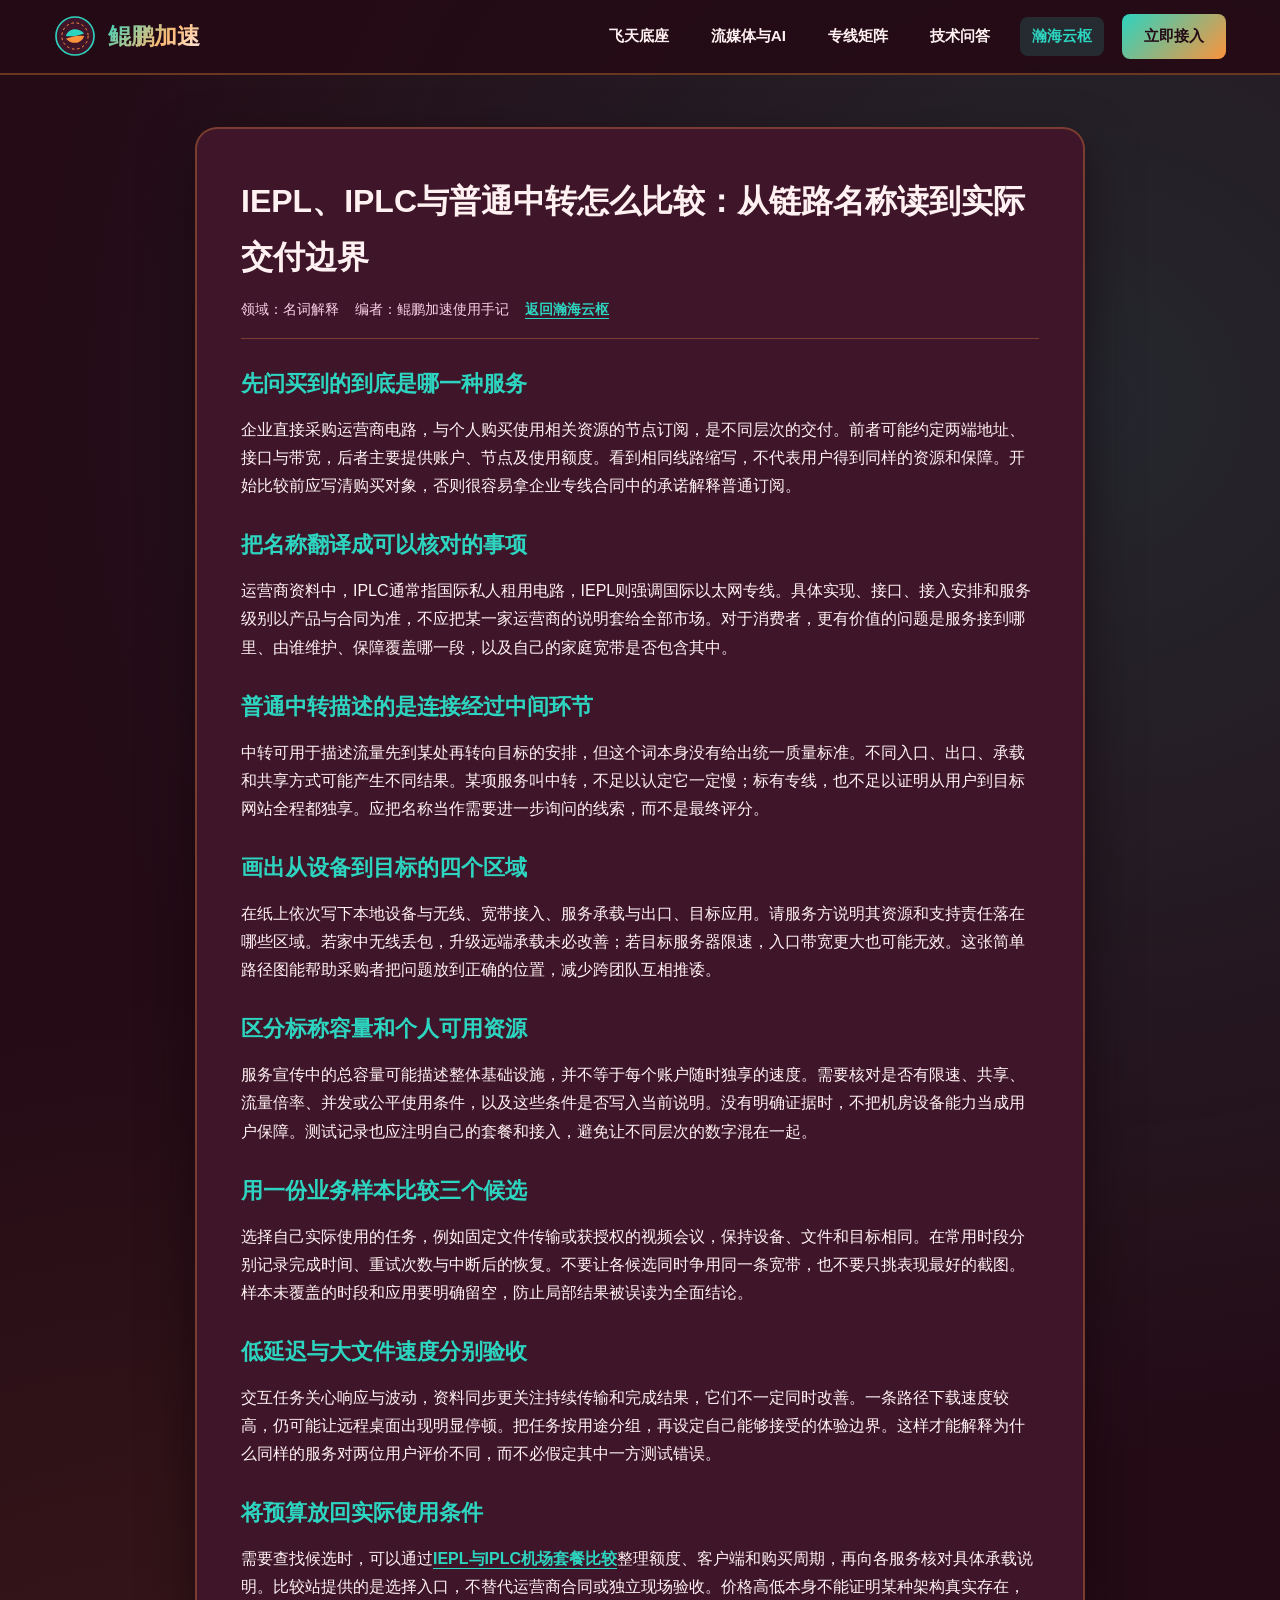
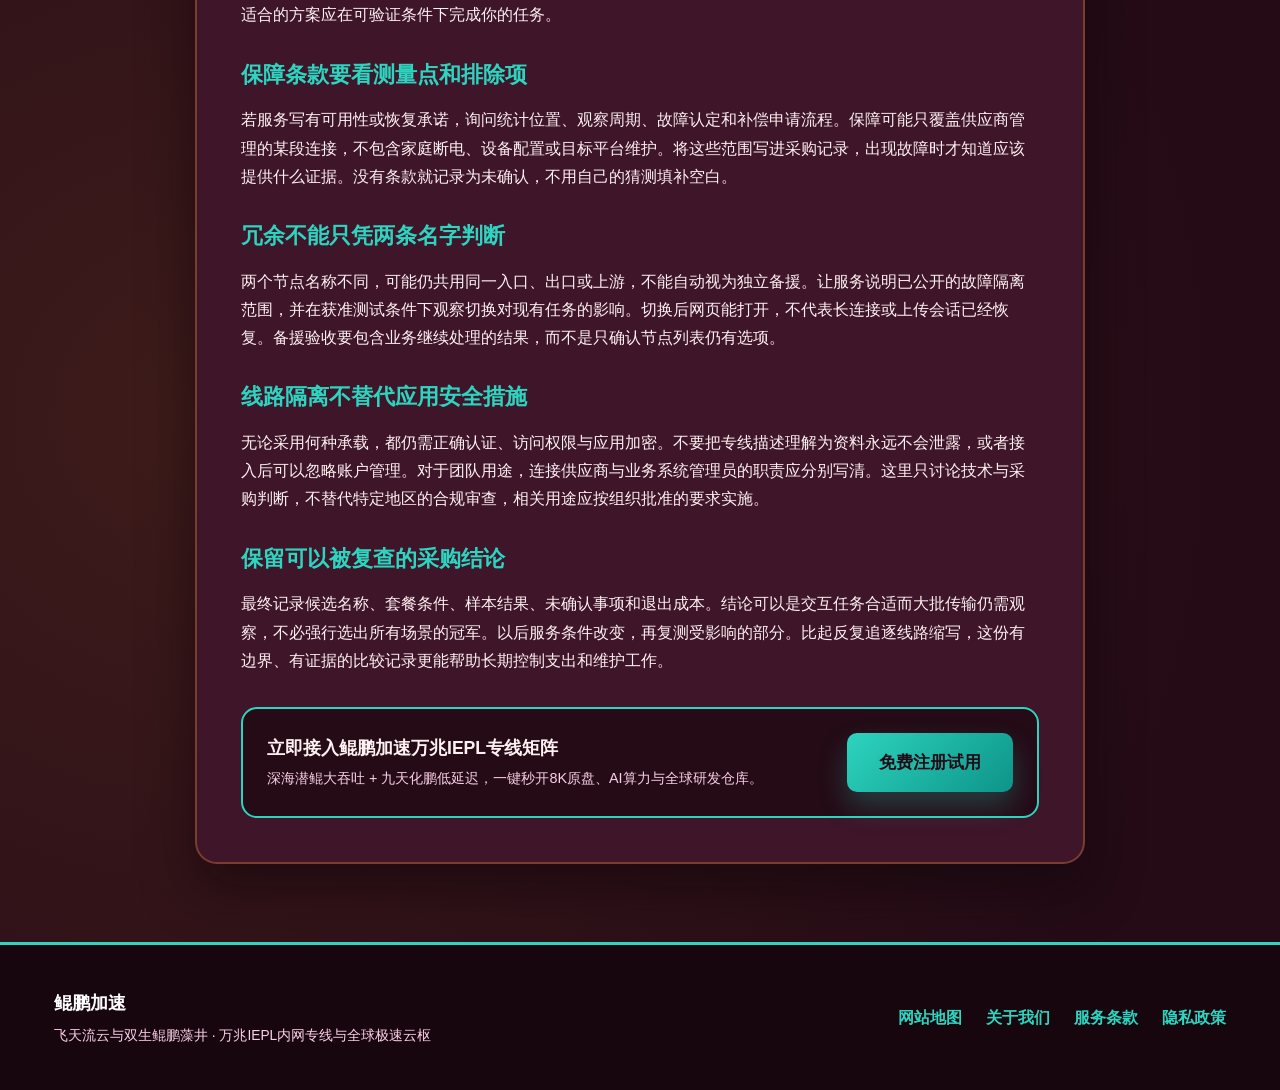
<file: dedicated-iepl-vs-iplc-vs-ordinary-relay.html>
<!DOCTYPE html>

<html lang="zh-CN">
<head>
<meta charset="utf-8"/>
<meta content="width=device-width, initial-scale=1.0" name="viewport"/>
<title>IEPL、IPLC与普通中转怎么比较：从链路名称读到实际交付边界</title>
<meta content="区分运营商专线产品与节点订阅的交付范围，按接入段、共享资源、故障责任和业务样本比较服务，避免用线路标签代替验收。" name="description"/>
<link href="https://kunpejiasu.shop/dedicated-iepl-vs-iplc-vs-ordinary-relay.html" rel="canonical"/>
<link href="style.css" rel="stylesheet"/>
</head>
<body>
<header class="dh-header">
<div class="dh-wrap dh-nav-row">
<a class="dh-brand" href="index.html">
<svg aria-label="鲲鹏加速飞天藻井双生鲲鹏徽标" fill="none" height="42" viewbox="0 0 64 64" width="42" xmlns="http://www.w3.org/2000/svg">
<circle cx="32" cy="32" fill="#3E1529" r="29" stroke="#2DD4BF" stroke-width="2.5"></circle>
<circle cx="32" cy="32" r="20" stroke="#FB923C" stroke-dasharray="4 4" stroke-width="1.5"></circle>
<path d="M18 32 C 22 20, 36 18, 46 28 C 38 30, 30 34, 18 32 Z" fill="#2DD4BF"></path>
<path d="M46 32 C 42 44, 28 46, 18 36 C 26 34, 34 30, 46 32 Z" fill="#FB923C"></path>
</svg>
<span class="dh-brand-title">鲲鹏加速</span>
</a>
<nav aria-label="主导航" class="dh-nav">
<a href="index.html#backbone">飞天底座</a>
<a href="index.html#unlock">流媒体与AI</a>
<a href="index.html#pricing">专线矩阵</a>
<a href="index.html#faq">技术问答</a>
<a class="active" href="vast-nexus.html">瀚海云枢</a>
<a class="btn-dh-top" href="https://ww012.twilightaff.com/#/?code=A56DH1Af" rel="nofollow" target="_blank">立即接入</a>
</nav>
</div>
</header>
<main class="dh-doc-sec">
<div class="dh-wrap">
<article class="dh-doc-box">
<h1>IEPL、IPLC与普通中转怎么比较：从链路名称读到实际交付边界</h1>
<div class="dh-doc-meta"><span>领域：名词解释</span><span>编者：鲲鹏加速使用手记</span><span><a href="vast-nexus.html">返回瀚海云枢</a></span></div>
<div class="dh-doc-body"><div data-swc-article-body="2026-11-16"><h2>先问买到的到底是哪一种服务</h2><p>企业直接采购运营商电路，与个人购买使用相关资源的节点订阅，是不同层次的交付。前者可能约定两端地址、接口与带宽，后者主要提供账户、节点及使用额度。看到相同线路缩写，不代表用户得到同样的资源和保障。开始比较前应写清购买对象，否则很容易拿企业专线合同中的承诺解释普通订阅。</p><h2>把名称翻译成可以核对的事项</h2><p>运营商资料中，IPLC通常指国际私人租用电路，IEPL则强调国际以太网专线。具体实现、接口、接入安排和服务级别以产品与合同为准，不应把某一家运营商的说明套给全部市场。对于消费者，更有价值的问题是服务接到哪里、由谁维护、保障覆盖哪一段，以及自己的家庭宽带是否包含其中。</p><h2>普通中转描述的是连接经过中间环节</h2><p>中转可用于描述流量先到某处再转向目标的安排，但这个词本身没有给出统一质量标准。不同入口、出口、承载和共享方式可能产生不同结果。某项服务叫中转，不足以认定它一定慢；标有专线，也不足以证明从用户到目标网站全程都独享。应把名称当作需要进一步询问的线索，而不是最终评分。</p><h2>画出从设备到目标的四个区域</h2><p>在纸上依次写下本地设备与无线、宽带接入、服务承载与出口、目标应用。请服务方说明其资源和支持责任落在哪些区域。若家中无线丢包，升级远端承载未必改善；若目标服务器限速，入口带宽更大也可能无效。这张简单路径图能帮助采购者把问题放到正确的位置，减少跨团队互相推诿。</p><h2>区分标称容量和个人可用资源</h2><p>服务宣传中的总容量可能描述整体基础设施，并不等于每个账户随时独享的速度。需要核对是否有限速、共享、流量倍率、并发或公平使用条件，以及这些条件是否写入当前说明。没有明确证据时，不把机房设备能力当成用户保障。测试记录也应注明自己的套餐和接入，避免让不同层次的数字混在一起。</p><h2>用一份业务样本比较三个候选</h2><p>选择自己实际使用的任务，例如固定文件传输或获授权的视频会议，保持设备、文件和目标相同。在常用时段分别记录完成时间、重试次数与中断后的恢复。不要让各候选同时争用同一条宽带，也不要只挑表现最好的截图。样本未覆盖的时段和应用要明确留空，防止局部结果被误读为全面结论。</p><h2>低延迟与大文件速度分别验收</h2><p>交互任务关心响应与波动，资料同步更关注持续传输和完成结果，它们不一定同时改善。一条路径下载速度较高，仍可能让远程桌面出现明显停顿。把任务按用途分组，再设定自己能够接受的体验边界。这样才能解释为什么同样的服务对两位用户评价不同，而不必假定其中一方测试错误。</p><h2>将预算放回实际使用条件</h2><p>需要查找候选时，可以通过<a href="https://dajichang.mom/">IEPL与IPLC机场套餐比较</a>整理额度、客户端和购买周期，再向各服务核对具体承载说明。比较站提供的是选择入口，不替代运营商合同或独立现场验收。价格高低本身不能证明某种架构真实存在，适合的方案应在可验证条件下完成你的任务。</p><h2>保障条款要看测量点和排除项</h2><p>若服务写有可用性或恢复承诺，询问统计位置、观察周期、故障认定和补偿申请流程。保障可能只覆盖供应商管理的某段连接，不包含家庭断电、设备配置或目标平台维护。将这些范围写进采购记录，出现故障时才知道应该提供什么证据。没有条款就记录为未确认，不用自己的猜测填补空白。</p><h2>冗余不能只凭两条名字判断</h2><p>两个节点名称不同，可能仍共用同一入口、出口或上游，不能自动视为独立备援。让服务说明已公开的故障隔离范围，并在获准测试条件下观察切换对现有任务的影响。切换后网页能打开，不代表长连接或上传会话已经恢复。备援验收要包含业务继续处理的结果，而不是只确认节点列表仍有选项。</p><h2>线路隔离不替代应用安全措施</h2><p>无论采用何种承载，都仍需正确认证、访问权限与应用加密。不要把专线描述理解为资料永远不会泄露，或者接入后可以忽略账户管理。对于团队用途，连接供应商与业务系统管理员的职责应分别写清。这里只讨论技术与采购判断，不替代特定地区的合规审查，相关用途应按组织批准的要求实施。</p><h2>保留可以被复查的采购结论</h2><p>最终记录候选名称、套餐条件、样本结果、未确认事项和退出成本。结论可以是交互任务合适而大批传输仍需观察，不必强行选出所有场景的冠军。以后服务条件改变，再复测受影响的部分。比起反复追逐线路缩写，这份有边界、有证据的比较记录更能帮助长期控制支出和维护工作。</p></div></div>
<div style="margin-top:32px;padding:24px;background:var(--bg-mulberry);border:2px solid var(--malachite-main);border-radius:16px;display:flex;justify-content:space-between;align-items:center;flex-wrap:wrap;gap:16px;">
<div>
<strong style="font-size:1.1rem;color:var(--text-lotus);display:block;">立即接入鲲鹏加速万兆IEPL专线矩阵</strong>
<span style="font-size:0.9rem;color:var(--text-rose-ash);">深海潜鲲大吞吐 + 九天化鹏低延迟，一键秒开8K原盘、AI算力与全球研发仓库。</span>
</div>
<a class="btn-dh-malachite" href="https://ww012.twilightaff.com/#/?code=A56DH1Af" rel="nofollow" target="_blank">免费注册试用</a>
</div>
</article>
</div>
</main>
<footer class="dh-footer">
<div class="dh-wrap dh-footer-row">
<div>
<strong style="font-size: 1.15rem; color: #FFFFFF;">鲲鹏加速</strong>
<p style="font-size: 0.86rem; color: #FBCFE8; margin-top: 4px;">飞天流云与双生鲲鹏藻井 · 万兆IEPL内网专线与全球极速云枢</p>
</div>
<div class="dh-footer-links">
<a href="sitemap.html">网站地图</a>
<a href="about.html">关于我们</a>
<a href="terms.html">服务条款</a>
<a href="privacy.html">隐私政策</a>
</div>
</div>
</footer>
</body>
</html>
</file>
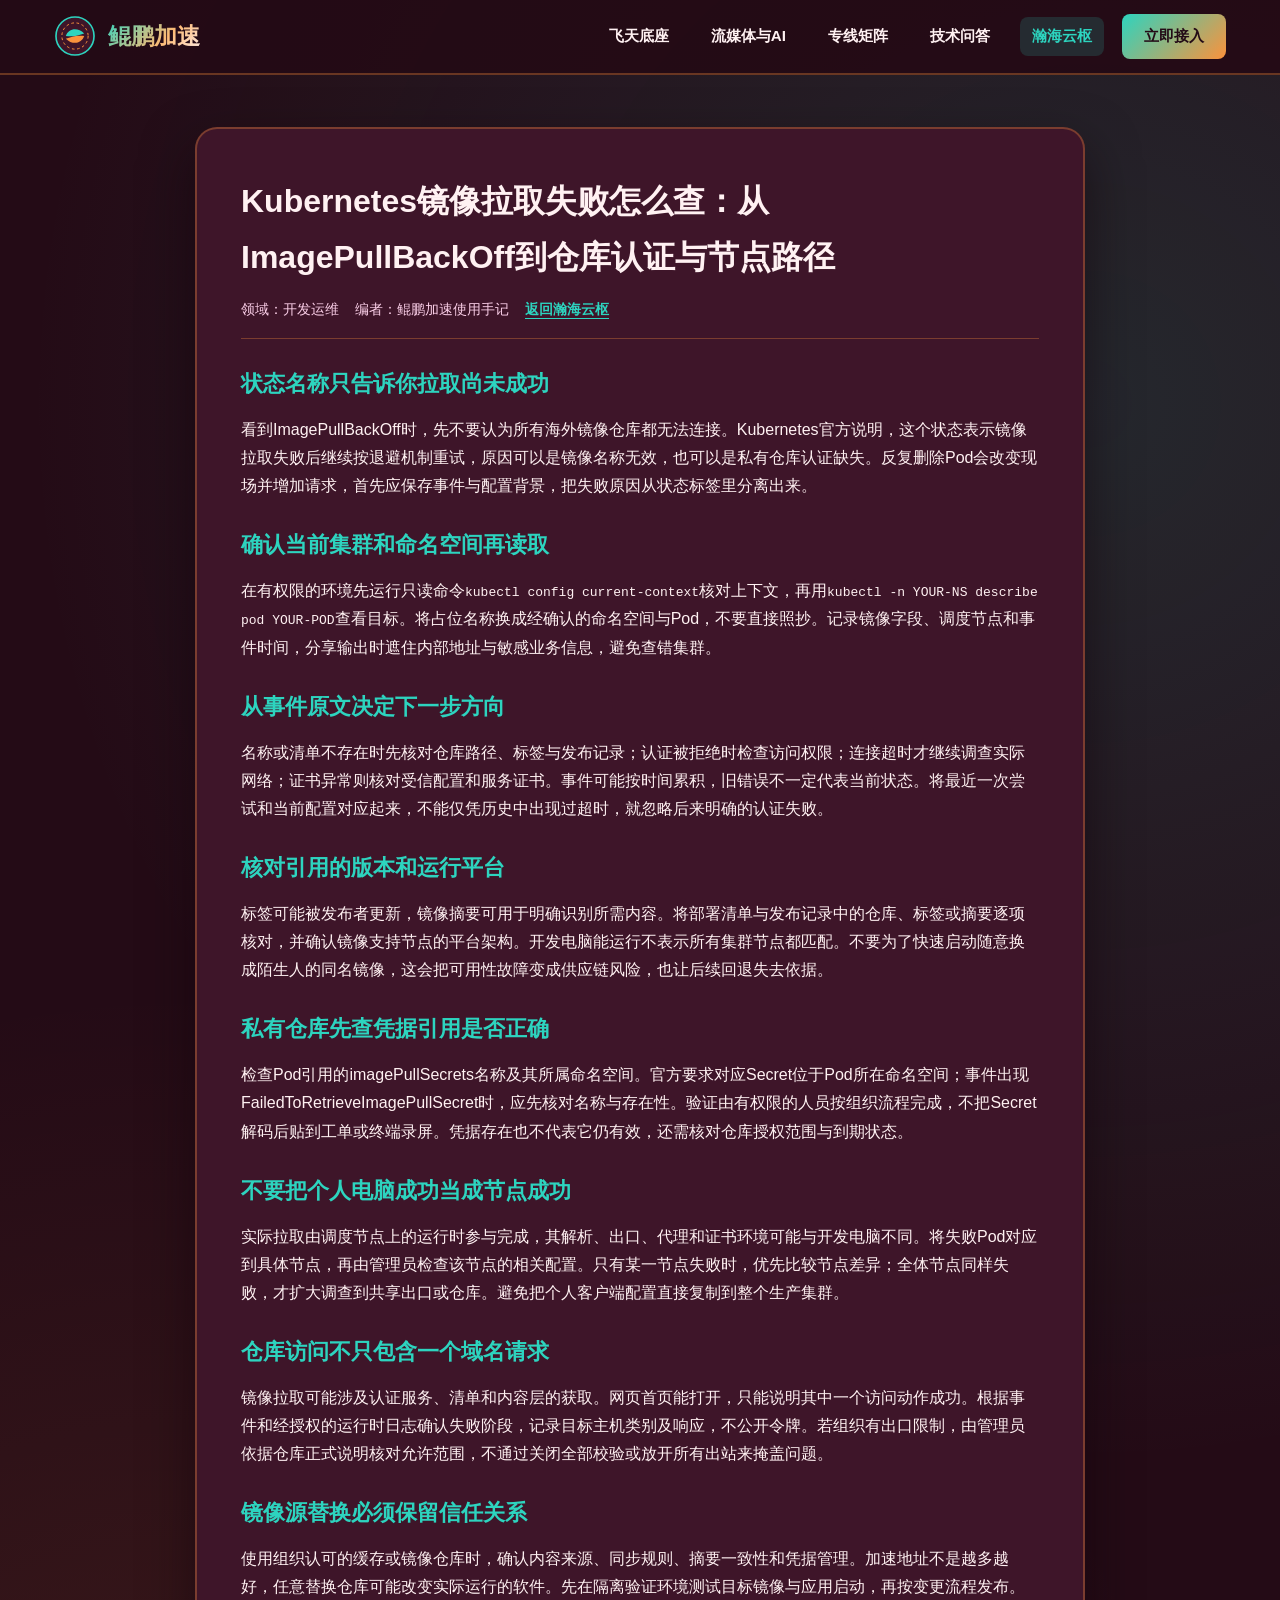
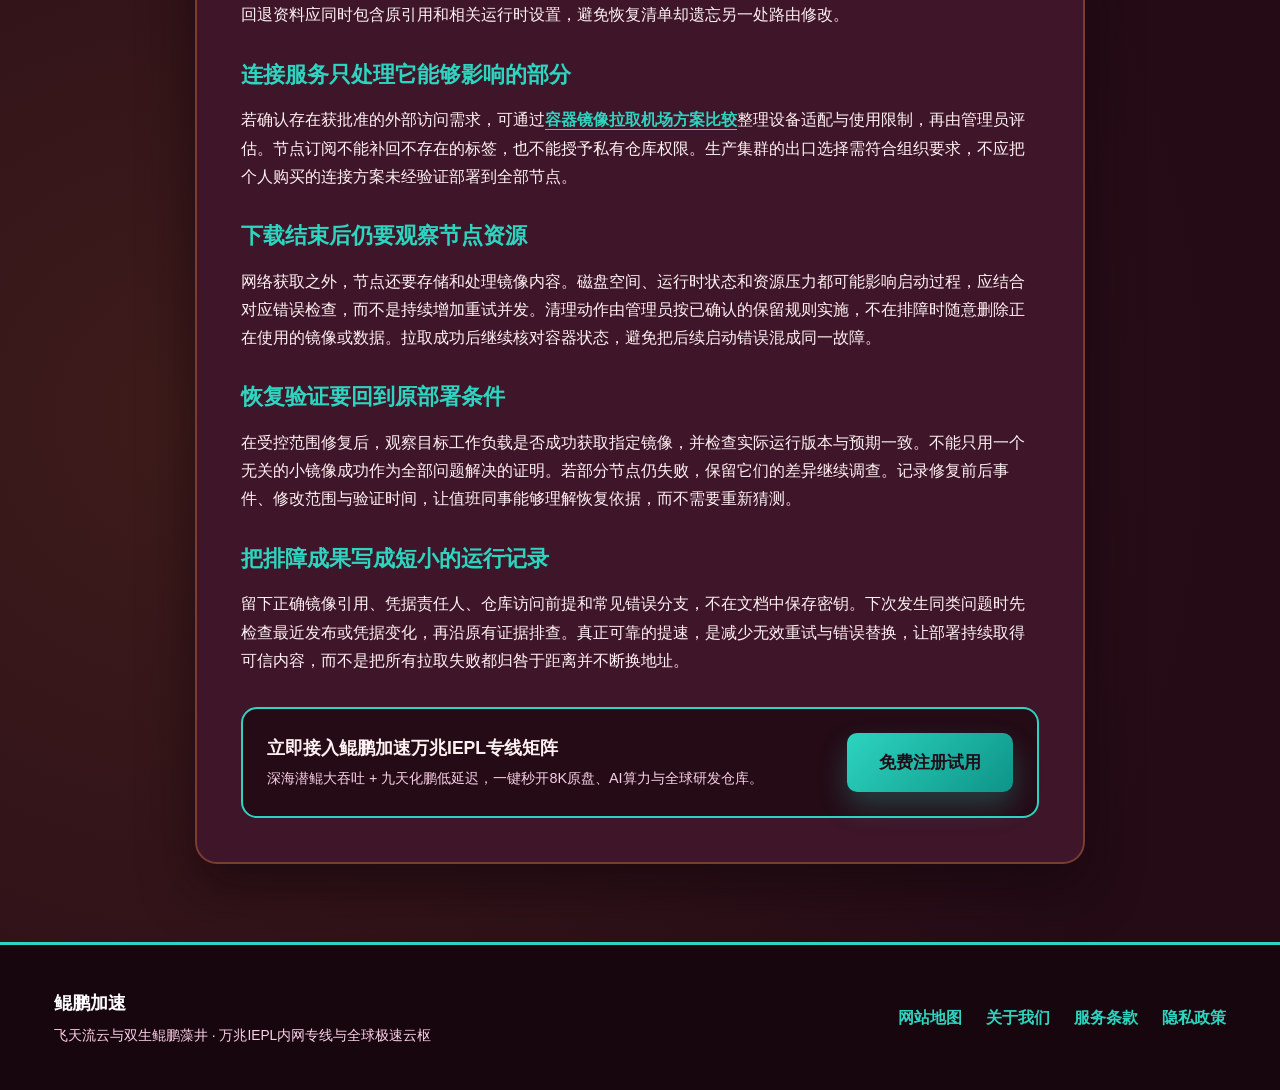
<file: docker-kubernetes-gcr-quay-registry-mirror.html>
<!DOCTYPE html>

<html lang="zh-CN">
<head>
<meta charset="utf-8"/>
<meta content="width=device-width, initial-scale=1.0" name="viewport"/>
<title>Kubernetes镜像拉取失败怎么查：从ImagePullBackOff到仓库认证与节点路径</title>
<meta content="通过Pod事件区分镜像名称、私有仓库凭据、节点网络和运行时问题，记录摘要与架构后再评估可信镜像仓库及获批准的网络接入。" name="description"/>
<link href="https://kunpejiasu.shop/docker-kubernetes-gcr-quay-registry-mirror.html" rel="canonical"/>
<link href="style.css" rel="stylesheet"/>
</head>
<body>
<header class="dh-header">
<div class="dh-wrap dh-nav-row">
<a class="dh-brand" href="index.html">
<svg aria-label="鲲鹏加速飞天藻井双生鲲鹏徽标" fill="none" height="42" viewbox="0 0 64 64" width="42" xmlns="http://www.w3.org/2000/svg">
<circle cx="32" cy="32" fill="#3E1529" r="29" stroke="#2DD4BF" stroke-width="2.5"></circle>
<circle cx="32" cy="32" r="20" stroke="#FB923C" stroke-dasharray="4 4" stroke-width="1.5"></circle>
<path d="M18 32 C 22 20, 36 18, 46 28 C 38 30, 30 34, 18 32 Z" fill="#2DD4BF"></path>
<path d="M46 32 C 42 44, 28 46, 18 36 C 26 34, 34 30, 46 32 Z" fill="#FB923C"></path>
</svg>
<span class="dh-brand-title">鲲鹏加速</span>
</a>
<nav aria-label="主导航" class="dh-nav">
<a href="index.html#backbone">飞天底座</a>
<a href="index.html#unlock">流媒体与AI</a>
<a href="index.html#pricing">专线矩阵</a>
<a href="index.html#faq">技术问答</a>
<a class="active" href="vast-nexus.html">瀚海云枢</a>
<a class="btn-dh-top" href="https://ww012.twilightaff.com/#/?code=A56DH1Af" rel="nofollow" target="_blank">立即接入</a>
</nav>
</div>
</header>
<main class="dh-doc-sec">
<div class="dh-wrap">
<article class="dh-doc-box">
<h1>Kubernetes镜像拉取失败怎么查：从ImagePullBackOff到仓库认证与节点路径</h1>
<div class="dh-doc-meta"><span>领域：开发运维</span><span>编者：鲲鹏加速使用手记</span><span><a href="vast-nexus.html">返回瀚海云枢</a></span></div>
<div class="dh-doc-body"><div data-swc-article-body="2026-11-16"><h2>状态名称只告诉你拉取尚未成功</h2><p>看到ImagePullBackOff时，先不要认为所有海外镜像仓库都无法连接。Kubernetes官方说明，这个状态表示镜像拉取失败后继续按退避机制重试，原因可以是镜像名称无效，也可以是私有仓库认证缺失。反复删除Pod会改变现场并增加请求，首先应保存事件与配置背景，把失败原因从状态标签里分离出来。</p><h2>确认当前集群和命名空间再读取</h2><p>在有权限的环境先运行只读命令<code>kubectl config current-context</code>核对上下文，再用<code>kubectl -n YOUR-NS describe pod YOUR-POD</code>查看目标。将占位名称换成经确认的命名空间与Pod，不要直接照抄。记录镜像字段、调度节点和事件时间，分享输出时遮住内部地址与敏感业务信息，避免查错集群。</p><h2>从事件原文决定下一步方向</h2><p>名称或清单不存在时先核对仓库路径、标签与发布记录；认证被拒绝时检查访问权限；连接超时才继续调查实际网络；证书异常则核对受信配置和服务证书。事件可能按时间累积，旧错误不一定代表当前状态。将最近一次尝试和当前配置对应起来，不能仅凭历史中出现过超时，就忽略后来明确的认证失败。</p><h2>核对引用的版本和运行平台</h2><p>标签可能被发布者更新，镜像摘要可用于明确识别所需内容。将部署清单与发布记录中的仓库、标签或摘要逐项核对，并确认镜像支持节点的平台架构。开发电脑能运行不表示所有集群节点都匹配。不要为了快速启动随意换成陌生人的同名镜像，这会把可用性故障变成供应链风险，也让后续回退失去依据。</p><h2>私有仓库先查凭据引用是否正确</h2><p>检查Pod引用的imagePullSecrets名称及其所属命名空间。官方要求对应Secret位于Pod所在命名空间；事件出现FailedToRetrieveImagePullSecret时，应先核对名称与存在性。验证由有权限的人员按组织流程完成，不把Secret解码后贴到工单或终端录屏。凭据存在也不代表它仍有效，还需核对仓库授权范围与到期状态。</p><h2>不要把个人电脑成功当成节点成功</h2><p>实际拉取由调度节点上的运行时参与完成，其解析、出口、代理和证书环境可能与开发电脑不同。将失败Pod对应到具体节点，再由管理员检查该节点的相关配置。只有某一节点失败时，优先比较节点差异；全体节点同样失败，才扩大调查到共享出口或仓库。避免把个人客户端配置直接复制到整个生产集群。</p><h2>仓库访问不只包含一个域名请求</h2><p>镜像拉取可能涉及认证服务、清单和内容层的获取。网页首页能打开，只能说明其中一个访问动作成功。根据事件和经授权的运行时日志确认失败阶段，记录目标主机类别及响应，不公开令牌。若组织有出口限制，由管理员依据仓库正式说明核对允许范围，不通过关闭全部校验或放开所有出站来掩盖问题。</p><h2>镜像源替换必须保留信任关系</h2><p>使用组织认可的缓存或镜像仓库时，确认内容来源、同步规则、摘要一致性和凭据管理。加速地址不是越多越好，任意替换仓库可能改变实际运行的软件。先在隔离验证环境测试目标镜像与应用启动，再按变更流程发布。回退资料应同时包含原引用和相关运行时设置，避免恢复清单却遗忘另一处路由修改。</p><h2>连接服务只处理它能够影响的部分</h2><p>若确认存在获批准的外部访问需求，可通过<a href="https://dajichang.mom/">容器镜像拉取机场方案比较</a>整理设备适配与使用限制，再由管理员评估。节点订阅不能补回不存在的标签，也不能授予私有仓库权限。生产集群的出口选择需符合组织要求，不应把个人购买的连接方案未经验证部署到全部节点。</p><h2>下载结束后仍要观察节点资源</h2><p>网络获取之外，节点还要存储和处理镜像内容。磁盘空间、运行时状态和资源压力都可能影响启动过程，应结合对应错误检查，而不是持续增加重试并发。清理动作由管理员按已确认的保留规则实施，不在排障时随意删除正在使用的镜像或数据。拉取成功后继续核对容器状态，避免把后续启动错误混成同一故障。</p><h2>恢复验证要回到原部署条件</h2><p>在受控范围修复后，观察目标工作负载是否成功获取指定镜像，并检查实际运行版本与预期一致。不能只用一个无关的小镜像成功作为全部问题解决的证明。若部分节点仍失败，保留它们的差异继续调查。记录修复前后事件、修改范围与验证时间，让值班同事能够理解恢复依据，而不需要重新猜测。</p><h2>把排障成果写成短小的运行记录</h2><p>留下正确镜像引用、凭据责任人、仓库访问前提和常见错误分支，不在文档中保存密钥。下次发生同类问题时先检查最近发布或凭据变化，再沿原有证据排查。真正可靠的提速，是减少无效重试与错误替换，让部署持续取得可信内容，而不是把所有拉取失败都归咎于距离并不断换地址。</p></div></div>
<div style="margin-top:32px;padding:24px;background:var(--bg-mulberry);border:2px solid var(--malachite-main);border-radius:16px;display:flex;justify-content:space-between;align-items:center;flex-wrap:wrap;gap:16px;">
<div>
<strong style="font-size:1.1rem;color:var(--text-lotus);display:block;">立即接入鲲鹏加速万兆IEPL专线矩阵</strong>
<span style="font-size:0.9rem;color:var(--text-rose-ash);">深海潜鲲大吞吐 + 九天化鹏低延迟，一键秒开8K原盘、AI算力与全球研发仓库。</span>
</div>
<a class="btn-dh-malachite" href="https://ww012.twilightaff.com/#/?code=A56DH1Af" rel="nofollow" target="_blank">免费注册试用</a>
</div>
</article>
</div>
</main>
<footer class="dh-footer">
<div class="dh-wrap dh-footer-row">
<div>
<strong style="font-size: 1.15rem; color: #FFFFFF;">鲲鹏加速</strong>
<p style="font-size: 0.86rem; color: #FBCFE8; margin-top: 4px;">飞天流云与双生鲲鹏藻井 · 万兆IEPL内网专线与全球极速云枢</p>
</div>
<div class="dh-footer-links">
<a href="sitemap.html">网站地图</a>
<a href="about.html">关于我们</a>
<a href="terms.html">服务条款</a>
<a href="privacy.html">隐私政策</a>
</div>
</div>
</footer>
</body>
</html>
</file>
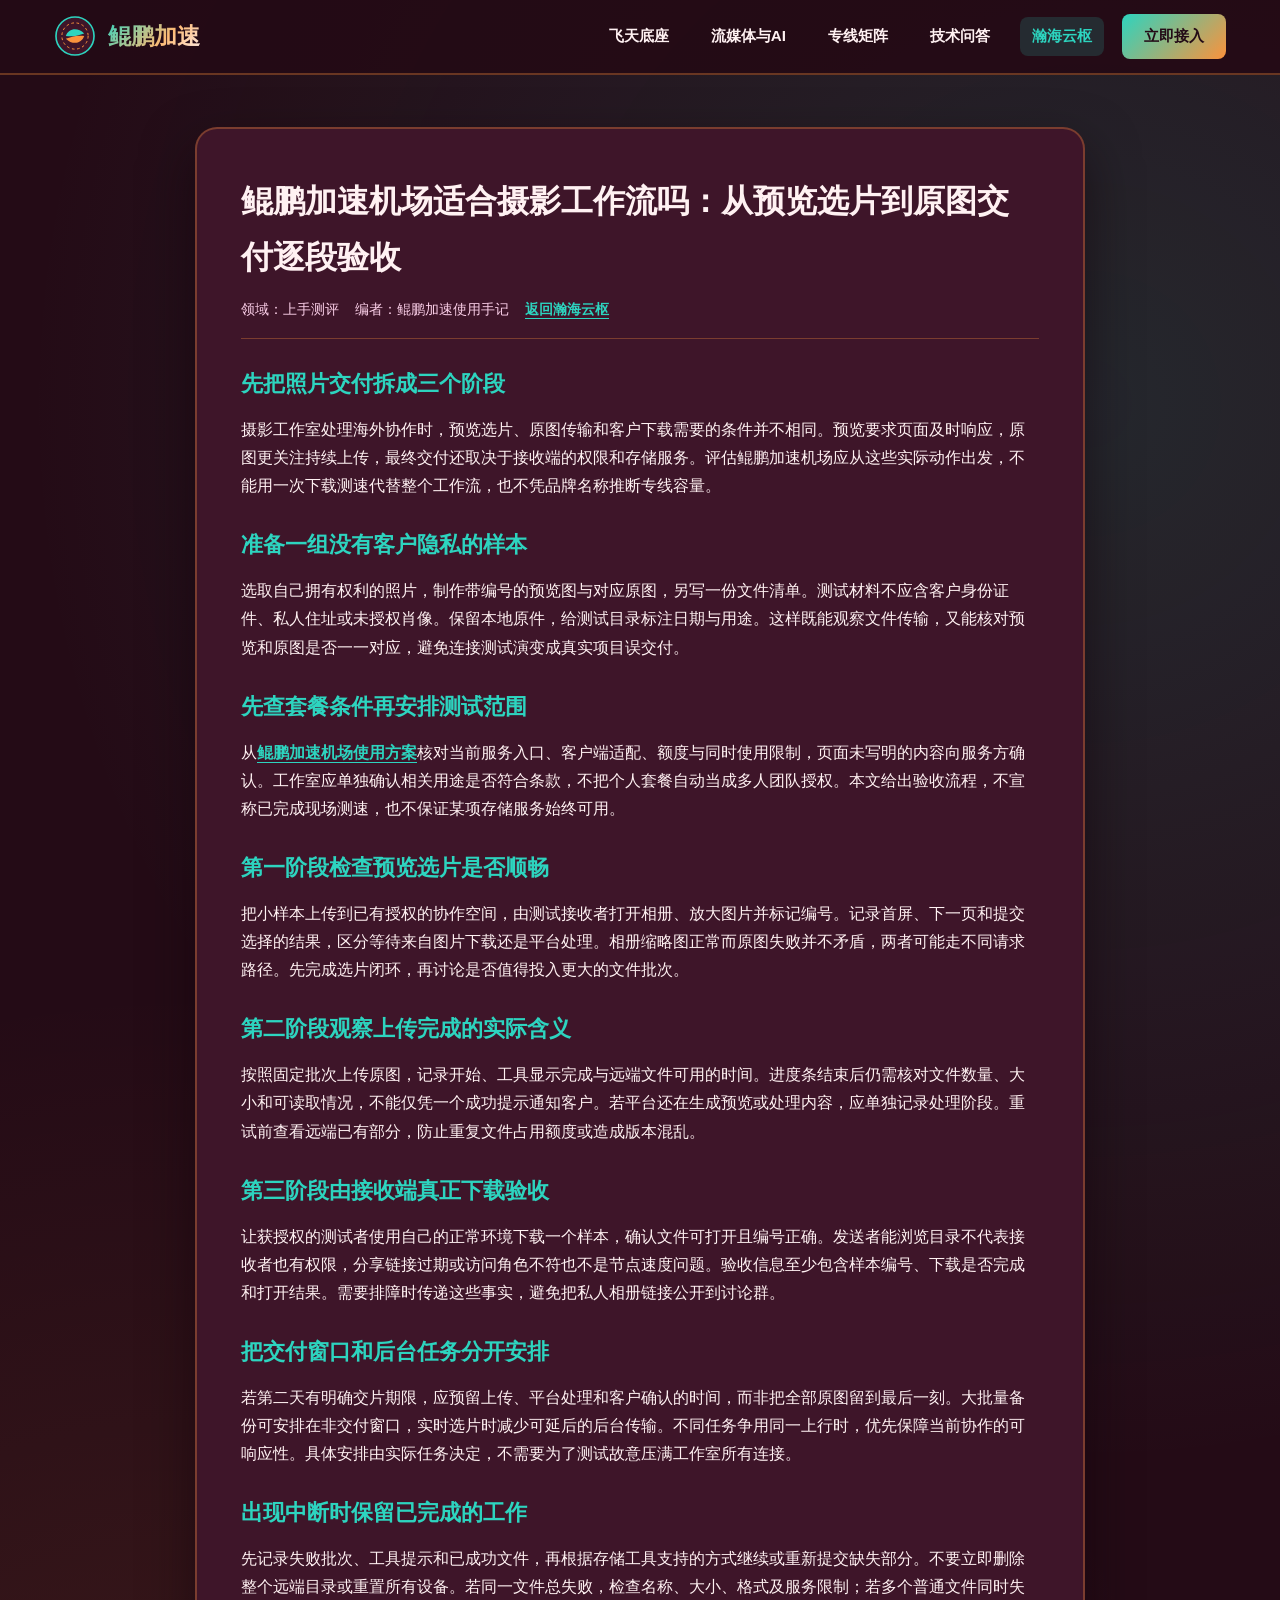
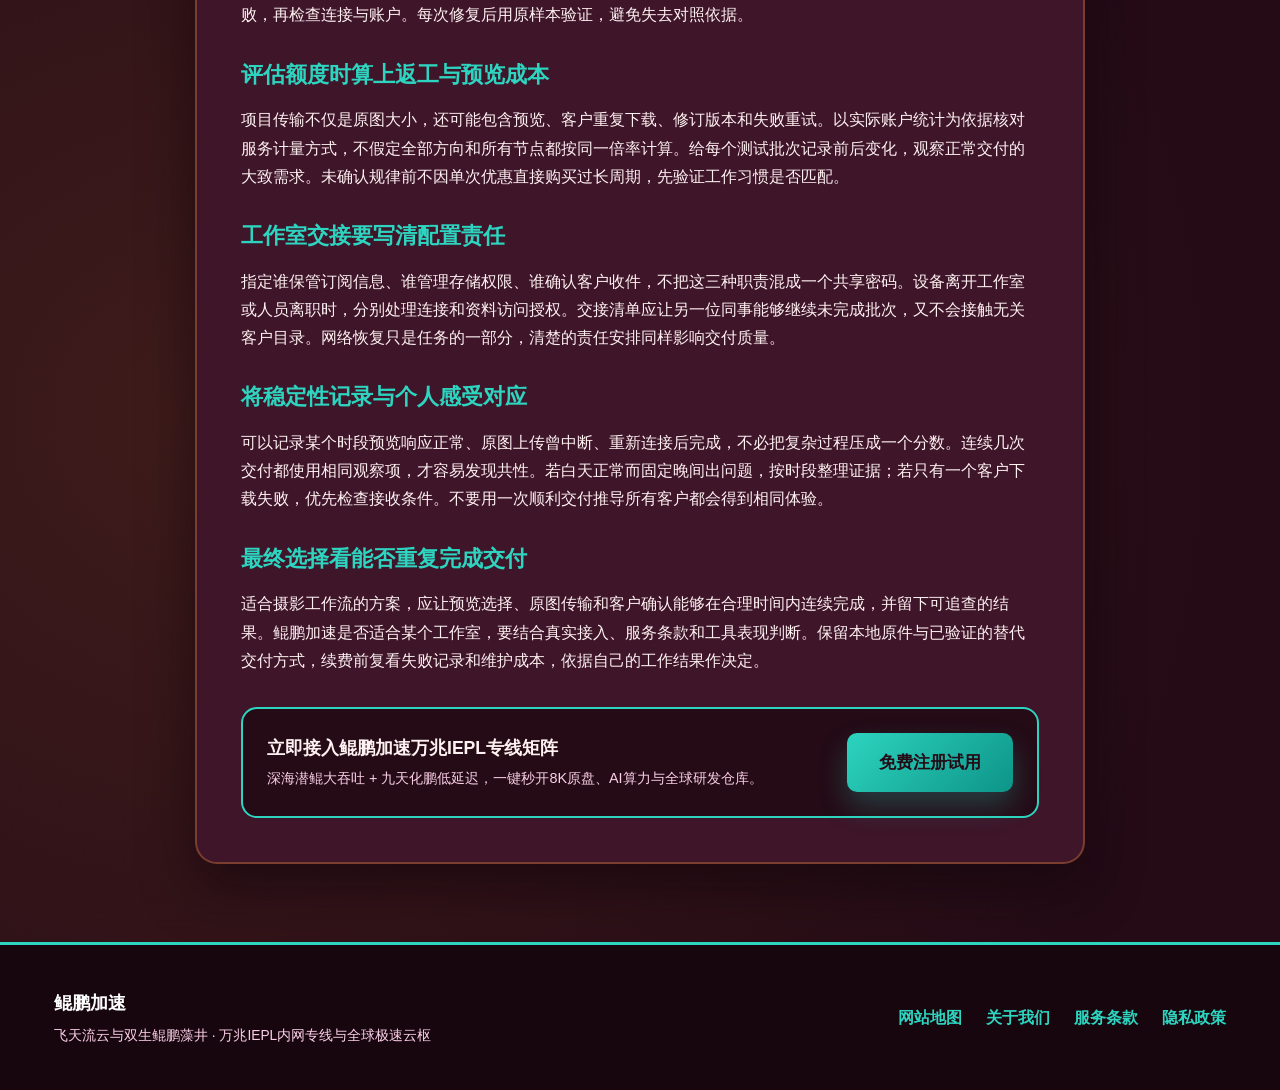
<file: kunpeng-multi-terabit-iepl-matrix-test.html>
<!DOCTYPE html>

<html lang="zh-CN">
<head>
<meta charset="utf-8"/>
<meta content="width=device-width, initial-scale=1.0" name="viewport"/>
<title>鲲鹏加速机场适合摄影工作流吗：从预览选片到原图交付逐段验收</title>
<meta content="摄影师通过小样本预览、批次上传、接收端下载与交付确认评估节点订阅，明确鲲鹏加速的适用条件而不虚构专线容量或测速。" name="description"/>
<link href="https://kunpejiasu.shop/kunpeng-multi-terabit-iepl-matrix-test.html" rel="canonical"/>
<link href="style.css" rel="stylesheet"/>
</head>
<body>
<header class="dh-header">
<div class="dh-wrap dh-nav-row">
<a class="dh-brand" href="index.html">
<svg aria-label="鲲鹏加速飞天藻井双生鲲鹏徽标" fill="none" height="42" viewbox="0 0 64 64" width="42" xmlns="http://www.w3.org/2000/svg">
<circle cx="32" cy="32" fill="#3E1529" r="29" stroke="#2DD4BF" stroke-width="2.5"></circle>
<circle cx="32" cy="32" r="20" stroke="#FB923C" stroke-dasharray="4 4" stroke-width="1.5"></circle>
<path d="M18 32 C 22 20, 36 18, 46 28 C 38 30, 30 34, 18 32 Z" fill="#2DD4BF"></path>
<path d="M46 32 C 42 44, 28 46, 18 36 C 26 34, 34 30, 46 32 Z" fill="#FB923C"></path>
</svg>
<span class="dh-brand-title">鲲鹏加速</span>
</a>
<nav aria-label="主导航" class="dh-nav">
<a href="index.html#backbone">飞天底座</a>
<a href="index.html#unlock">流媒体与AI</a>
<a href="index.html#pricing">专线矩阵</a>
<a href="index.html#faq">技术问答</a>
<a class="active" href="vast-nexus.html">瀚海云枢</a>
<a class="btn-dh-top" href="https://ww012.twilightaff.com/#/?code=A56DH1Af" rel="nofollow" target="_blank">立即接入</a>
</nav>
</div>
</header>
<main class="dh-doc-sec">
<div class="dh-wrap">
<article class="dh-doc-box">
<h1>鲲鹏加速机场适合摄影工作流吗：从预览选片到原图交付逐段验收</h1>
<div class="dh-doc-meta"><span>领域：上手测评</span><span>编者：鲲鹏加速使用手记</span><span><a href="vast-nexus.html">返回瀚海云枢</a></span></div>
<div class="dh-doc-body"><div data-swc-article-body="2026-11-16"><h2>先把照片交付拆成三个阶段</h2><p>摄影工作室处理海外协作时，预览选片、原图传输和客户下载需要的条件并不相同。预览要求页面及时响应，原图更关注持续上传，最终交付还取决于接收端的权限和存储服务。评估鲲鹏加速机场应从这些实际动作出发，不能用一次下载测速代替整个工作流，也不凭品牌名称推断专线容量。</p><h2>准备一组没有客户隐私的样本</h2><p>选取自己拥有权利的照片，制作带编号的预览图与对应原图，另写一份文件清单。测试材料不应含客户身份证件、私人住址或未授权肖像。保留本地原件，给测试目录标注日期与用途。这样既能观察文件传输，又能核对预览和原图是否一一对应，避免连接测试演变成真实项目误交付。</p><h2>先查套餐条件再安排测试范围</h2><p>从<a href="https://kunpejiasu.shop/">鲲鹏加速机场使用方案</a>核对当前服务入口、客户端适配、额度与同时使用限制，页面未写明的内容向服务方确认。工作室应单独确认相关用途是否符合条款，不把个人套餐自动当成多人团队授权。本文给出验收流程，不宣称已完成现场测速，也不保证某项存储服务始终可用。</p><h2>第一阶段检查预览选片是否顺畅</h2><p>把小样本上传到已有授权的协作空间，由测试接收者打开相册、放大图片并标记编号。记录首屏、下一页和提交选择的结果，区分等待来自图片下载还是平台处理。相册缩略图正常而原图失败并不矛盾，两者可能走不同请求路径。先完成选片闭环，再讨论是否值得投入更大的文件批次。</p><h2>第二阶段观察上传完成的实际含义</h2><p>按照固定批次上传原图，记录开始、工具显示完成与远端文件可用的时间。进度条结束后仍需核对文件数量、大小和可读取情况，不能仅凭一个成功提示通知客户。若平台还在生成预览或处理内容，应单独记录处理阶段。重试前查看远端已有部分，防止重复文件占用额度或造成版本混乱。</p><h2>第三阶段由接收端真正下载验收</h2><p>让获授权的测试者使用自己的正常环境下载一个样本，确认文件可打开且编号正确。发送者能浏览目录不代表接收者也有权限，分享链接过期或访问角色不符也不是节点速度问题。验收信息至少包含样本编号、下载是否完成和打开结果。需要排障时传递这些事实，避免把私人相册链接公开到讨论群。</p><h2>把交付窗口和后台任务分开安排</h2><p>若第二天有明确交片期限，应预留上传、平台处理和客户确认的时间，而非把全部原图留到最后一刻。大批量备份可安排在非交付窗口，实时选片时减少可延后的后台传输。不同任务争用同一上行时，优先保障当前协作的可响应性。具体安排由实际任务决定，不需要为了测试故意压满工作室所有连接。</p><h2>出现中断时保留已完成的工作</h2><p>先记录失败批次、工具提示和已成功文件，再根据存储工具支持的方式继续或重新提交缺失部分。不要立即删除整个远端目录或重置所有设备。若同一文件总失败，检查名称、大小、格式及服务限制；若多个普通文件同时失败，再检查连接与账户。每次修复后用原样本验证，避免失去对照依据。</p><h2>评估额度时算上返工与预览成本</h2><p>项目传输不仅是原图大小，还可能包含预览、客户重复下载、修订版本和失败重试。以实际账户统计为依据核对服务计量方式，不假定全部方向和所有节点都按同一倍率计算。给每个测试批次记录前后变化，观察正常交付的大致需求。未确认规律前不因单次优惠直接购买过长周期，先验证工作习惯是否匹配。</p><h2>工作室交接要写清配置责任</h2><p>指定谁保管订阅信息、谁管理存储权限、谁确认客户收件，不把这三种职责混成一个共享密码。设备离开工作室或人员离职时，分别处理连接和资料访问授权。交接清单应让另一位同事能够继续未完成批次，又不会接触无关客户目录。网络恢复只是任务的一部分，清楚的责任安排同样影响交付质量。</p><h2>将稳定性记录与个人感受对应</h2><p>可以记录某个时段预览响应正常、原图上传曾中断、重新连接后完成，不必把复杂过程压成一个分数。连续几次交付都使用相同观察项，才容易发现共性。若白天正常而固定晚间出问题，按时段整理证据；若只有一个客户下载失败，优先检查接收条件。不要用一次顺利交付推导所有客户都会得到相同体验。</p><h2>最终选择看能否重复完成交付</h2><p>适合摄影工作流的方案，应让预览选择、原图传输和客户确认能够在合理时间内连续完成，并留下可追查的结果。鲲鹏加速是否适合某个工作室，要结合真实接入、服务条款和工具表现判断。保留本地原件与已验证的替代交付方式，续费前复看失败记录和维护成本，依据自己的工作结果作决定。</p></div></div>
<div style="margin-top:32px;padding:24px;background:var(--bg-mulberry);border:2px solid var(--malachite-main);border-radius:16px;display:flex;justify-content:space-between;align-items:center;flex-wrap:wrap;gap:16px;">
<div>
<strong style="font-size:1.1rem;color:var(--text-lotus);display:block;">立即接入鲲鹏加速万兆IEPL专线矩阵</strong>
<span style="font-size:0.9rem;color:var(--text-rose-ash);">深海潜鲲大吞吐 + 九天化鹏低延迟，一键秒开8K原盘、AI算力与全球研发仓库。</span>
</div>
<a class="btn-dh-malachite" href="https://ww012.twilightaff.com/#/?code=A56DH1Af" rel="nofollow" target="_blank">免费注册试用</a>
</div>
</article>
</div>
</main>
<footer class="dh-footer">
<div class="dh-wrap dh-footer-row">
<div>
<strong style="font-size: 1.15rem; color: #FFFFFF;">鲲鹏加速</strong>
<p style="font-size: 0.86rem; color: #FBCFE8; margin-top: 4px;">飞天流云与双生鲲鹏藻井 · 万兆IEPL内网专线与全球极速云枢</p>
</div>
<div class="dh-footer-links">
<a href="sitemap.html">网站地图</a>
<a href="about.html">关于我们</a>
<a href="terms.html">服务条款</a>
<a href="privacy.html">隐私政策</a>
</div>
</div>
</footer>
</body>
</html>
</file>
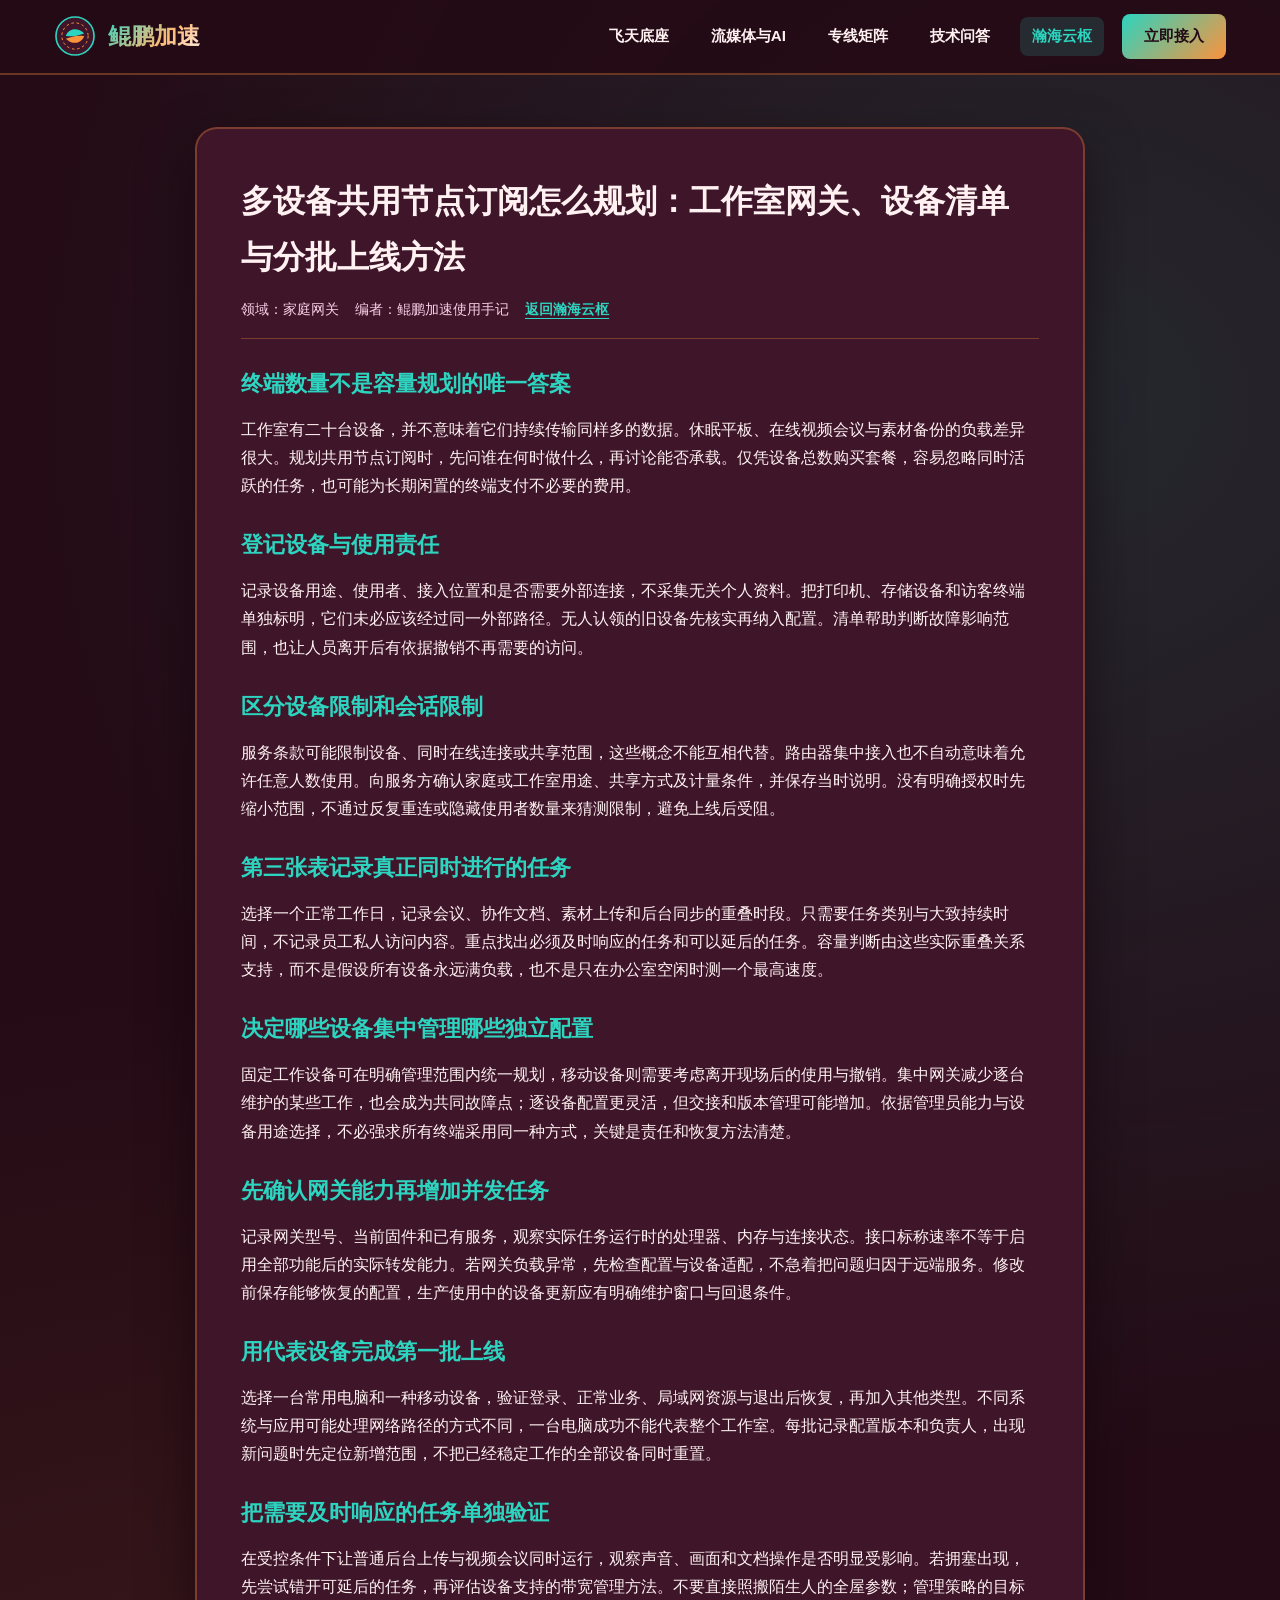
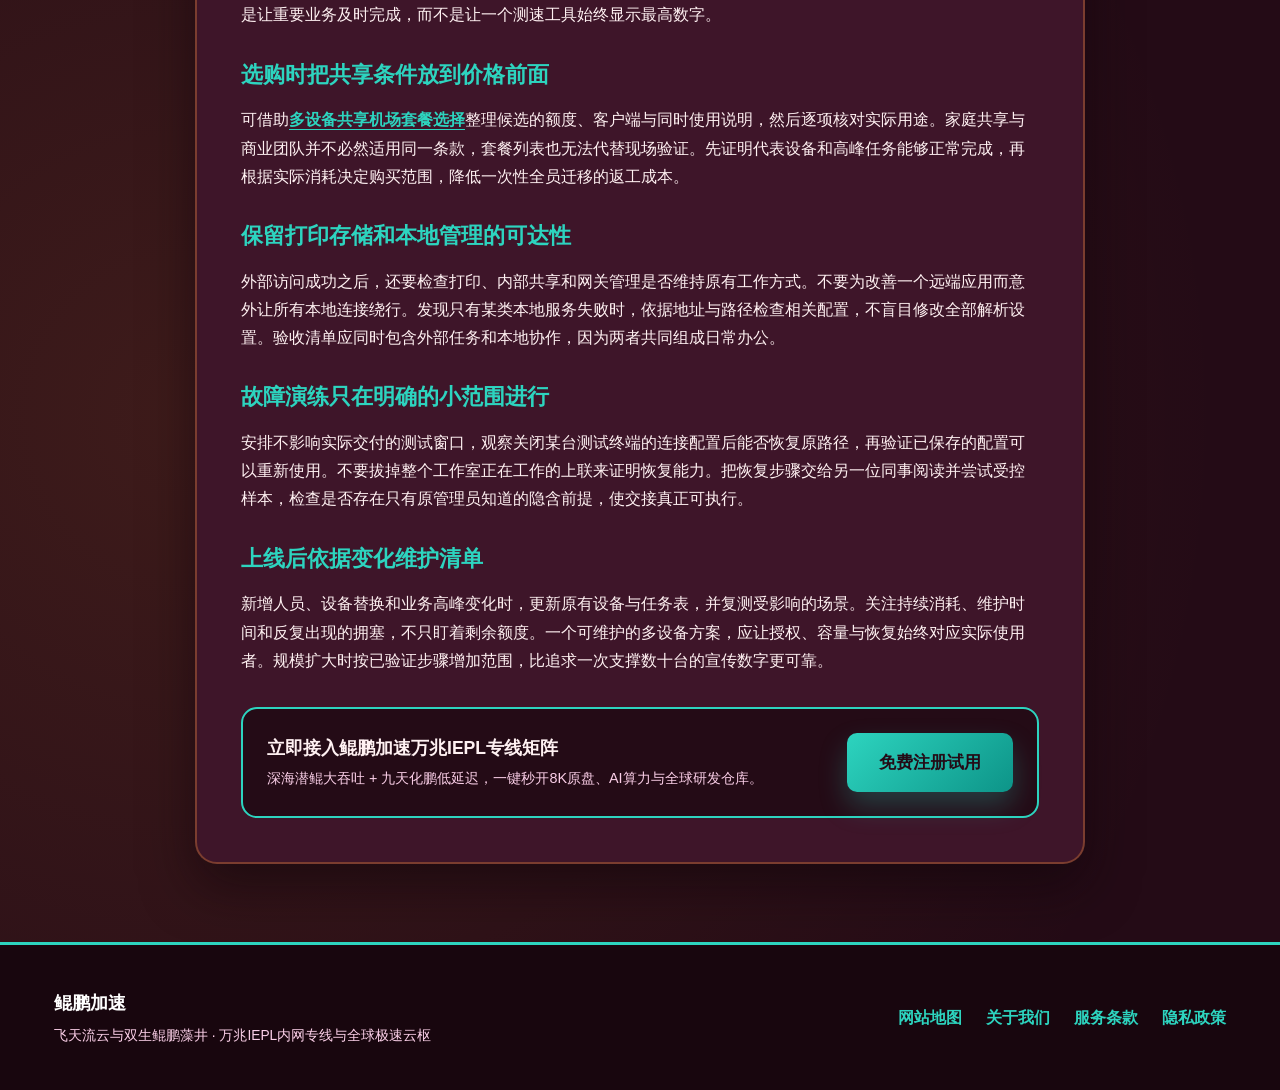
<file: multi-device-concurrent-family-gateway-plan.html>
<!DOCTYPE html>

<html lang="zh-CN">
<head>
<meta charset="utf-8"/>
<meta content="width=device-width, initial-scale=1.0" name="viewport"/>
<title>多设备共用节点订阅怎么规划：工作室网关、设备清单与分批上线方法</title>
<meta content="从人员授权、终端数量、活跃任务和网关能力建立容量计划，按代表设备逐批验证，保留本地业务与明确的恢复路径。" name="description"/>
<link href="https://kunpejiasu.shop/multi-device-concurrent-family-gateway-plan.html" rel="canonical"/>
<link href="style.css" rel="stylesheet"/>
</head>
<body>
<header class="dh-header">
<div class="dh-wrap dh-nav-row">
<a class="dh-brand" href="index.html">
<svg aria-label="鲲鹏加速飞天藻井双生鲲鹏徽标" fill="none" height="42" viewbox="0 0 64 64" width="42" xmlns="http://www.w3.org/2000/svg">
<circle cx="32" cy="32" fill="#3E1529" r="29" stroke="#2DD4BF" stroke-width="2.5"></circle>
<circle cx="32" cy="32" r="20" stroke="#FB923C" stroke-dasharray="4 4" stroke-width="1.5"></circle>
<path d="M18 32 C 22 20, 36 18, 46 28 C 38 30, 30 34, 18 32 Z" fill="#2DD4BF"></path>
<path d="M46 32 C 42 44, 28 46, 18 36 C 26 34, 34 30, 46 32 Z" fill="#FB923C"></path>
</svg>
<span class="dh-brand-title">鲲鹏加速</span>
</a>
<nav aria-label="主导航" class="dh-nav">
<a href="index.html#backbone">飞天底座</a>
<a href="index.html#unlock">流媒体与AI</a>
<a href="index.html#pricing">专线矩阵</a>
<a href="index.html#faq">技术问答</a>
<a class="active" href="vast-nexus.html">瀚海云枢</a>
<a class="btn-dh-top" href="https://ww012.twilightaff.com/#/?code=A56DH1Af" rel="nofollow" target="_blank">立即接入</a>
</nav>
</div>
</header>
<main class="dh-doc-sec">
<div class="dh-wrap">
<article class="dh-doc-box">
<h1>多设备共用节点订阅怎么规划：工作室网关、设备清单与分批上线方法</h1>
<div class="dh-doc-meta"><span>领域：家庭网关</span><span>编者：鲲鹏加速使用手记</span><span><a href="vast-nexus.html">返回瀚海云枢</a></span></div>
<div class="dh-doc-body"><div data-swc-article-body="2026-11-16"><h2>终端数量不是容量规划的唯一答案</h2><p>工作室有二十台设备，并不意味着它们持续传输同样多的数据。休眠平板、在线视频会议与素材备份的负载差异很大。规划共用节点订阅时，先问谁在何时做什么，再讨论能否承载。仅凭设备总数购买套餐，容易忽略同时活跃的任务，也可能为长期闲置的终端支付不必要的费用。</p><h2>登记设备与使用责任</h2><p>记录设备用途、使用者、接入位置和是否需要外部连接，不采集无关个人资料。把打印机、存储设备和访客终端单独标明，它们未必应该经过同一外部路径。无人认领的旧设备先核实再纳入配置。清单帮助判断故障影响范围，也让人员离开后有依据撤销不再需要的访问。</p><h2>区分设备限制和会话限制</h2><p>服务条款可能限制设备、同时在线连接或共享范围，这些概念不能互相代替。路由器集中接入也不自动意味着允许任意人数使用。向服务方确认家庭或工作室用途、共享方式及计量条件，并保存当时说明。没有明确授权时先缩小范围，不通过反复重连或隐藏使用者数量来猜测限制，避免上线后受阻。</p><h2>第三张表记录真正同时进行的任务</h2><p>选择一个正常工作日，记录会议、协作文档、素材上传和后台同步的重叠时段。只需要任务类别与大致持续时间，不记录员工私人访问内容。重点找出必须及时响应的任务和可以延后的任务。容量判断由这些实际重叠关系支持，而不是假设所有设备永远满负载，也不是只在办公室空闲时测一个最高速度。</p><h2>决定哪些设备集中管理哪些独立配置</h2><p>固定工作设备可在明确管理范围内统一规划，移动设备则需要考虑离开现场后的使用与撤销。集中网关减少逐台维护的某些工作，也会成为共同故障点；逐设备配置更灵活，但交接和版本管理可能增加。依据管理员能力与设备用途选择，不必强求所有终端采用同一种方式，关键是责任和恢复方法清楚。</p><h2>先确认网关能力再增加并发任务</h2><p>记录网关型号、当前固件和已有服务，观察实际任务运行时的处理器、内存与连接状态。接口标称速率不等于启用全部功能后的实际转发能力。若网关负载异常，先检查配置与设备适配，不急着把问题归因于远端服务。修改前保存能够恢复的配置，生产使用中的设备更新应有明确维护窗口与回退条件。</p><h2>用代表设备完成第一批上线</h2><p>选择一台常用电脑和一种移动设备，验证登录、正常业务、局域网资源与退出后恢复，再加入其他类型。不同系统与应用可能处理网络路径的方式不同，一台电脑成功不能代表整个工作室。每批记录配置版本和负责人，出现新问题时先定位新增范围，不把已经稳定工作的全部设备同时重置。</p><h2>把需要及时响应的任务单独验证</h2><p>在受控条件下让普通后台上传与视频会议同时运行，观察声音、画面和文档操作是否明显受影响。若拥塞出现，先尝试错开可延后的任务，再评估设备支持的带宽管理方法。不要直接照搬陌生人的全屋参数；管理策略的目标是让重要业务及时完成，而不是让一个测速工具始终显示最高数字。</p><h2>选购时把共享条件放到价格前面</h2><p>可借助<a href="https://dajichang.mom/">多设备共享机场套餐选择</a>整理候选的额度、客户端与同时使用说明，然后逐项核对实际用途。家庭共享与商业团队并不必然适用同一条款，套餐列表也无法代替现场验证。先证明代表设备和高峰任务能够正常完成，再根据实际消耗决定购买范围，降低一次性全员迁移的返工成本。</p><h2>保留打印存储和本地管理的可达性</h2><p>外部访问成功之后，还要检查打印、内部共享和网关管理是否维持原有工作方式。不要为改善一个远端应用而意外让所有本地连接绕行。发现只有某类本地服务失败时，依据地址与路径检查相关配置，不盲目修改全部解析设置。验收清单应同时包含外部任务和本地协作，因为两者共同组成日常办公。</p><h2>故障演练只在明确的小范围进行</h2><p>安排不影响实际交付的测试窗口，观察关闭某台测试终端的连接配置后能否恢复原路径，再验证已保存的配置可以重新使用。不要拔掉整个工作室正在工作的上联来证明恢复能力。把恢复步骤交给另一位同事阅读并尝试受控样本，检查是否存在只有原管理员知道的隐含前提，使交接真正可执行。</p><h2>上线后依据变化维护清单</h2><p>新增人员、设备替换和业务高峰变化时，更新原有设备与任务表，并复测受影响的场景。关注持续消耗、维护时间和反复出现的拥塞，不只盯着剩余额度。一个可维护的多设备方案，应让授权、容量与恢复始终对应实际使用者。规模扩大时按已验证步骤增加范围，比追求一次支撑数十台的宣传数字更可靠。</p></div></div>
<div style="margin-top:32px;padding:24px;background:var(--bg-mulberry);border:2px solid var(--malachite-main);border-radius:16px;display:flex;justify-content:space-between;align-items:center;flex-wrap:wrap;gap:16px;">
<div>
<strong style="font-size:1.1rem;color:var(--text-lotus);display:block;">立即接入鲲鹏加速万兆IEPL专线矩阵</strong>
<span style="font-size:0.9rem;color:var(--text-rose-ash);">深海潜鲲大吞吐 + 九天化鹏低延迟，一键秒开8K原盘、AI算力与全球研发仓库。</span>
</div>
<a class="btn-dh-malachite" href="https://ww012.twilightaff.com/#/?code=A56DH1Af" rel="nofollow" target="_blank">免费注册试用</a>
</div>
</article>
</div>
</main>
<footer class="dh-footer">
<div class="dh-wrap dh-footer-row">
<div>
<strong style="font-size: 1.15rem; color: #FFFFFF;">鲲鹏加速</strong>
<p style="font-size: 0.86rem; color: #FBCFE8; margin-top: 4px;">飞天流云与双生鲲鹏藻井 · 万兆IEPL内网专线与全球极速云枢</p>
</div>
<div class="dh-footer-links">
<a href="sitemap.html">网站地图</a>
<a href="about.html">关于我们</a>
<a href="terms.html">服务条款</a>
<a href="privacy.html">隐私政策</a>
</div>
</div>
</footer>
</body>
</html>
</file>
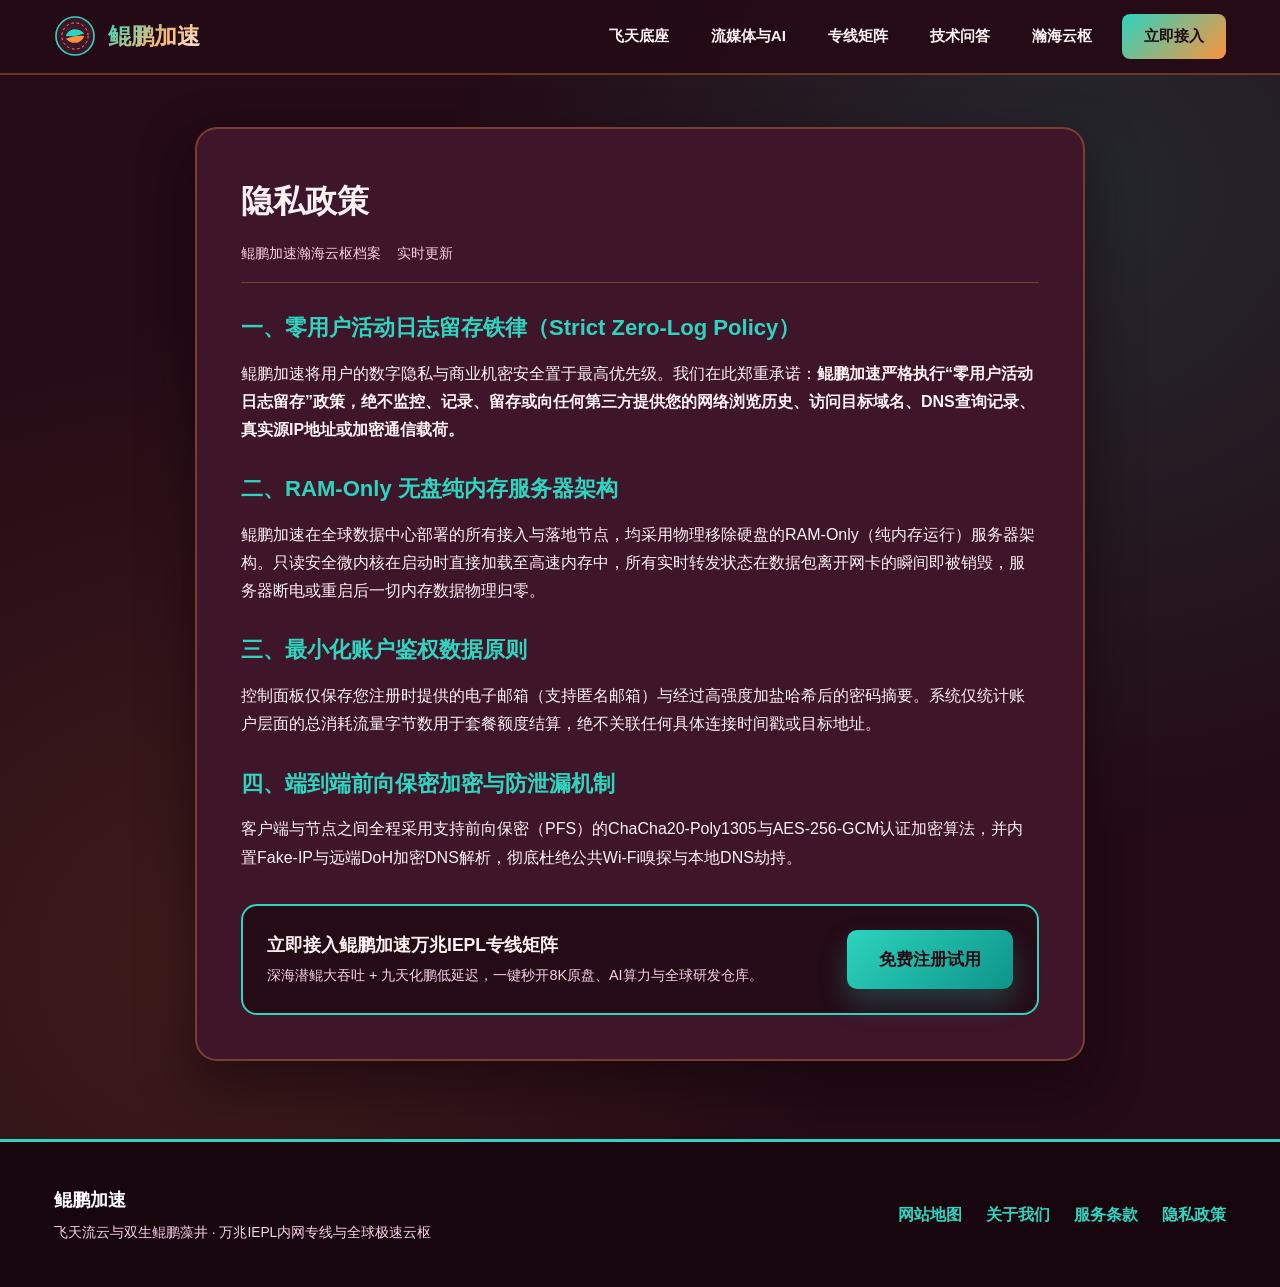
<file: privacy.html>
<!DOCTYPE html>
<html lang="zh-CN">
<head>
  <meta charset="UTF-8">
  <meta name="viewport" content="width=device-width, initial-scale=1.0">
  <title>隐私政策 - 鲲鹏加速</title>
  <meta name="description" content="鲲鹏加速隐私政策：严格执行零用户活动日志留存铁律，全线采用RAM-Only无盘纯内存服务器架构。">
  <link rel="canonical" href="https://kunpejiasu.shop/privacy.html">
  <link rel="stylesheet" href="style.css">
</head>
<body>
  <header class="dh-header">
  <div class="dh-wrap dh-nav-row">
    <a href="index.html" class="dh-brand">
      <svg width="42" height="42" viewBox="0 0 64 64" fill="none" xmlns="http://www.w3.org/2000/svg" aria-label="鲲鹏加速飞天藻井双生鲲鹏徽标">
        <circle cx="32" cy="32" r="29" fill="#3E1529" stroke="#2DD4BF" stroke-width="2.5"/>
        <circle cx="32" cy="32" r="20" stroke="#FB923C" stroke-width="1.5" stroke-dasharray="4 4"/>
        <path d="M18 32 C 22 20, 36 18, 46 28 C 38 30, 30 34, 18 32 Z" fill="#2DD4BF"/>
        <path d="M46 32 C 42 44, 28 46, 18 36 C 26 34, 34 30, 46 32 Z" fill="#FB923C"/>
      </svg>
      <span class="dh-brand-title">鲲鹏加速</span>
    </a>
    <nav class="dh-nav" aria-label="主导航">
      <a href="index.html#backbone">飞天底座</a>
      <a href="index.html#unlock">流媒体与AI</a>
      <a href="index.html#pricing">专线矩阵</a>
      <a href="index.html#faq">技术问答</a>
      <a href="vast-nexus.html">瀚海云枢</a>
      <a href="https://ww012.twilightaff.com/#/?code=A56DH1Af" class="btn-dh-top" rel="nofollow" target="_blank">立即接入</a>
    </nav>
  </div>
</header>
  <main class="dh-doc-sec">
    <div class="dh-wrap">
      <article class="dh-doc-box">
        <h1>隐私政策</h1>
        <div class="dh-doc-meta"><span>鲲鹏加速瀚海云枢档案</span><span>实时更新</span></div>
        <div class="dh-doc-body">
          <h2>一、零用户活动日志留存铁律（Strict Zero-Log Policy）</h2>
<p>鲲鹏加速将用户的数字隐私与商业机密安全置于最高优先级。我们在此郑重承诺：<strong>鲲鹏加速严格执行“零用户活动日志留存”政策，绝不监控、记录、留存或向任何第三方提供您的网络浏览历史、访问目标域名、DNS查询记录、真实源IP地址或加密通信载荷。</strong></p>

<h2>二、RAM-Only 无盘纯内存服务器架构</h2>
<p>鲲鹏加速在全球数据中心部署的所有接入与落地节点，均采用物理移除硬盘的RAM-Only（纯内存运行）服务器架构。只读安全微内核在启动时直接加载至高速内存中，所有实时转发状态在数据包离开网卡的瞬间即被销毁，服务器断电或重启后一切内存数据物理归零。</p>

<h2>三、最小化账户鉴权数据原则</h2>
<p>控制面板仅保存您注册时提供的电子邮箱（支持匿名邮箱）与经过高强度加盐哈希后的密码摘要。系统仅统计账户层面的总消耗流量字节数用于套餐额度结算，绝不关联任何具体连接时间戳或目标地址。</p>

<h2>四、端到端前向保密加密与防泄漏机制</h2>
<p>客户端与节点之间全程采用支持前向保密（PFS）的ChaCha20-Poly1305与AES-256-GCM认证加密算法，并内置Fake-IP与远端DoH加密DNS解析，彻底杜绝公共Wi-Fi嗅探与本地DNS劫持。</p>
        </div>
        <div style="margin-top:32px;padding:24px;background:var(--bg-mulberry);border:2px solid var(--malachite-main);border-radius:16px;display:flex;justify-content:space-between;align-items:center;flex-wrap:wrap;gap:16px;">
          <div>
            <strong style="font-size:1.1rem;color:var(--text-lotus);display:block;">立即接入鲲鹏加速万兆IEPL专线矩阵</strong>
            <span style="font-size:0.9rem;color:var(--text-rose-ash);">深海潜鲲大吞吐 + 九天化鹏低延迟，一键秒开8K原盘、AI算力与全球研发仓库。</span>
          </div>
          <a href="https://ww012.twilightaff.com/#/?code=A56DH1Af" class="btn-dh-malachite" rel="nofollow" target="_blank">免费注册试用</a>
        </div>
      </article>
    </div>
  </main>
  <footer class="dh-footer">
  <div class="dh-wrap dh-footer-row">
    <div>
      <strong style="font-size: 1.15rem; color: #FFFFFF;">鲲鹏加速</strong>
      <p style="font-size: 0.86rem; color: #FBCFE8; margin-top: 4px;">飞天流云与双生鲲鹏藻井 · 万兆IEPL内网专线与全球极速云枢</p>
    </div>
    <div class="dh-footer-links">
      <a href="sitemap.html">网站地图</a>
      <a href="about.html">关于我们</a>
      <a href="terms.html">服务条款</a>
      <a href="privacy.html">隐私政策</a>
    </div>
  </div>
</footer>
</body>
</html>
</file>
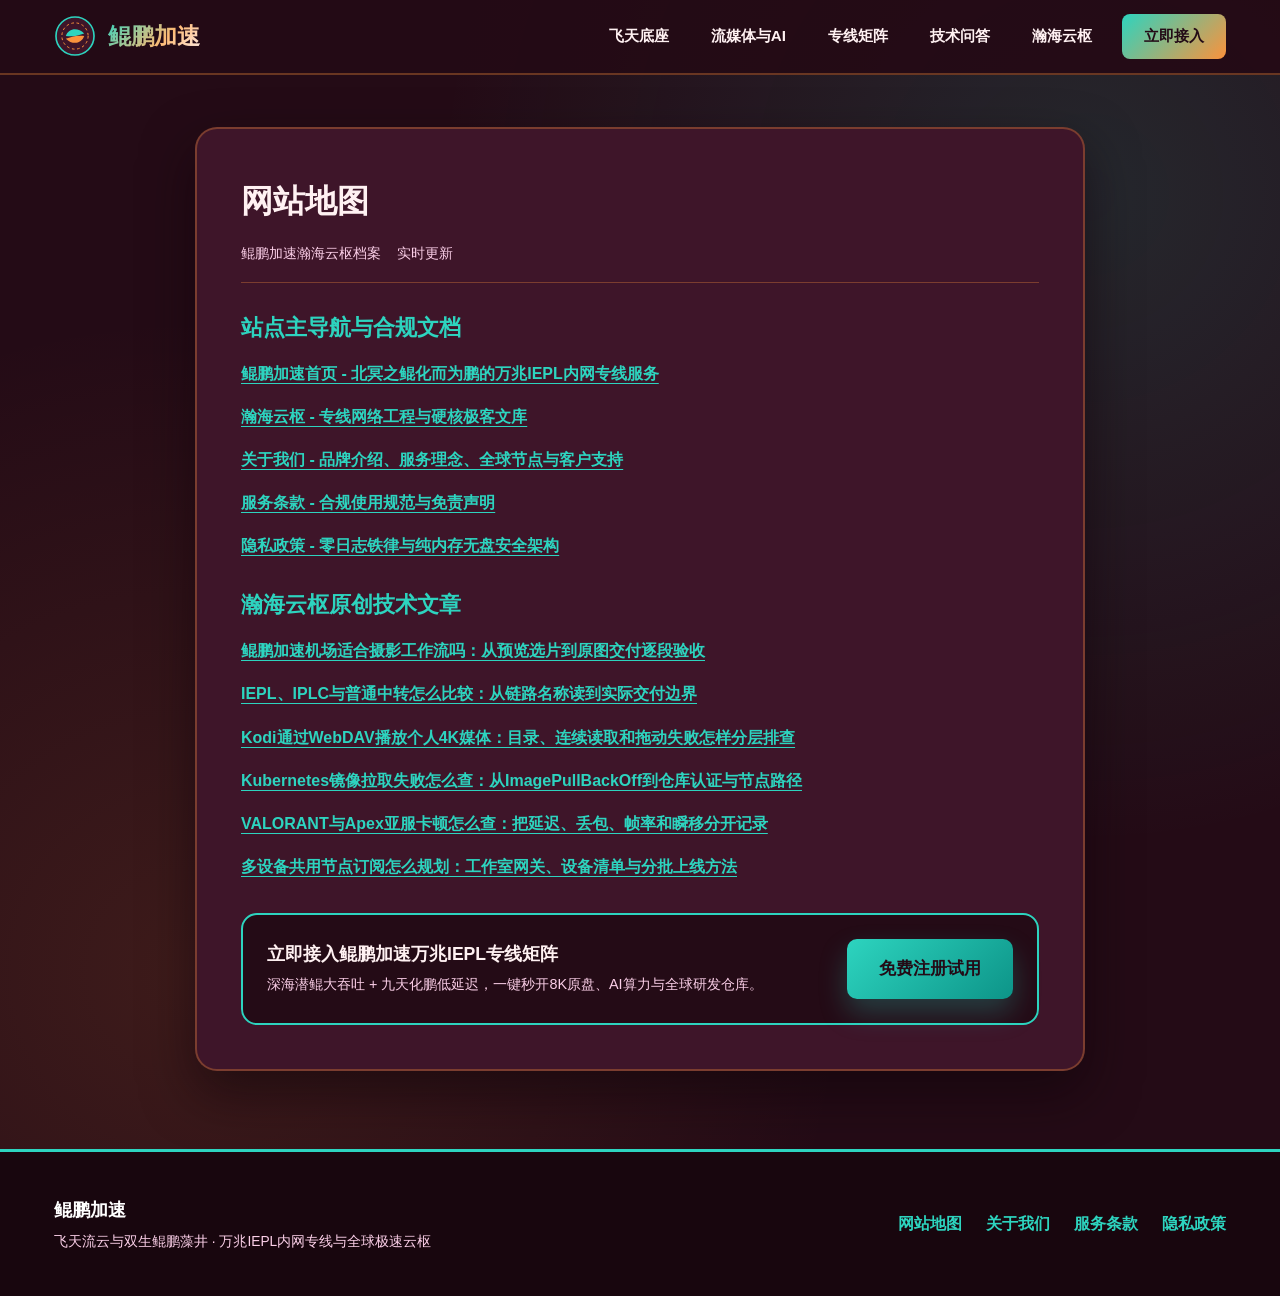
<file: sitemap.html>
<!DOCTYPE html>

<html lang="zh-CN">
<head>
<meta charset="utf-8"/>
<meta content="width=device-width, initial-scale=1.0" name="viewport"/>
<title>网站地图 - 鲲鹏加速</title>
<meta content="鲲鹏加速全站页面索引与瀚海云枢技术文章目录。" name="description"/>
<link href="https://kunpejiasu.shop/sitemap.html" rel="canonical"/>
<link href="style.css" rel="stylesheet"/>
</head>
<body>
<header class="dh-header">
<div class="dh-wrap dh-nav-row">
<a class="dh-brand" href="index.html">
<svg aria-label="鲲鹏加速飞天藻井双生鲲鹏徽标" fill="none" height="42" viewbox="0 0 64 64" width="42" xmlns="http://www.w3.org/2000/svg">
<circle cx="32" cy="32" fill="#3E1529" r="29" stroke="#2DD4BF" stroke-width="2.5"></circle>
<circle cx="32" cy="32" r="20" stroke="#FB923C" stroke-dasharray="4 4" stroke-width="1.5"></circle>
<path d="M18 32 C 22 20, 36 18, 46 28 C 38 30, 30 34, 18 32 Z" fill="#2DD4BF"></path>
<path d="M46 32 C 42 44, 28 46, 18 36 C 26 34, 34 30, 46 32 Z" fill="#FB923C"></path>
</svg>
<span class="dh-brand-title">鲲鹏加速</span>
</a>
<nav aria-label="主导航" class="dh-nav">
<a href="index.html#backbone">飞天底座</a>
<a href="index.html#unlock">流媒体与AI</a>
<a href="index.html#pricing">专线矩阵</a>
<a href="index.html#faq">技术问答</a>
<a href="vast-nexus.html">瀚海云枢</a>
<a class="btn-dh-top" href="https://ww012.twilightaff.com/#/?code=A56DH1Af" rel="nofollow" target="_blank">立即接入</a>
</nav>
</div>
</header>
<main class="dh-doc-sec">
<div class="dh-wrap">
<article class="dh-doc-box">
<h1>网站地图</h1>
<div class="dh-doc-meta"><span>鲲鹏加速瀚海云枢档案</span><span>实时更新</span></div>
<div class="dh-doc-body">
<h2>站点主导航与合规文档</h2>
<p><a href="index.html">鲲鹏加速首页 - 北冥之鲲化而为鹏的万兆IEPL内网专线服务</a></p>
<p><a href="vast-nexus.html">瀚海云枢 - 专线网络工程与硬核极客文库</a></p>
<p><a href="about.html">关于我们 - 品牌介绍、服务理念、全球节点与客户支持</a></p>
<p><a href="terms.html">服务条款 - 合规使用规范与免责声明</a></p>
<p><a href="privacy.html">隐私政策 - 零日志铁律与纯内存无盘安全架构</a></p>
<h2>瀚海云枢原创技术文章</h2>
<p><a href="kunpeng-multi-terabit-iepl-matrix-test.html">鲲鹏加速机场适合摄影工作流吗：从预览选片到原图交付逐段验收</a></p>
<p><a href="dedicated-iepl-vs-iplc-vs-ordinary-relay.html">IEPL、IPLC与普通中转怎么比较：从链路名称读到实际交付边界</a></p>
<p><a href="4k-bluray-plex-kodi-webdav-cloud-mount.html">Kodi通过WebDAV播放个人4K媒体：目录、连续读取和拖动失败怎样分层排查</a></p>
<p><a href="docker-kubernetes-gcr-quay-registry-mirror.html">Kubernetes镜像拉取失败怎么查：从ImagePullBackOff到仓库认证与节点路径</a></p>
<p><a href="valorant-apex-tokyo-hongkong-server-ping.html">VALORANT与Apex亚服卡顿怎么查：把延迟、丢包、帧率和瞬移分开记录</a></p>
<p><a href="multi-device-concurrent-family-gateway-plan.html">多设备共用节点订阅怎么规划：工作室网关、设备清单与分批上线方法</a></p>
</div>
<div style="margin-top:32px;padding:24px;background:var(--bg-mulberry);border:2px solid var(--malachite-main);border-radius:16px;display:flex;justify-content:space-between;align-items:center;flex-wrap:wrap;gap:16px;">
<div>
<strong style="font-size:1.1rem;color:var(--text-lotus);display:block;">立即接入鲲鹏加速万兆IEPL专线矩阵</strong>
<span style="font-size:0.9rem;color:var(--text-rose-ash);">深海潜鲲大吞吐 + 九天化鹏低延迟，一键秒开8K原盘、AI算力与全球研发仓库。</span>
</div>
<a class="btn-dh-malachite" href="https://ww012.twilightaff.com/#/?code=A56DH1Af" rel="nofollow" target="_blank">免费注册试用</a>
</div>
</article>
</div>
</main>
<footer class="dh-footer">
<div class="dh-wrap dh-footer-row">
<div>
<strong style="font-size: 1.15rem; color: #FFFFFF;">鲲鹏加速</strong>
<p style="font-size: 0.86rem; color: #FBCFE8; margin-top: 4px;">飞天流云与双生鲲鹏藻井 · 万兆IEPL内网专线与全球极速云枢</p>
</div>
<div class="dh-footer-links">
<a href="sitemap.html">网站地图</a>
<a href="about.html">关于我们</a>
<a href="terms.html">服务条款</a>
<a href="privacy.html">隐私政策</a>
</div>
</div>
</footer>
</body>
</html>
</file>
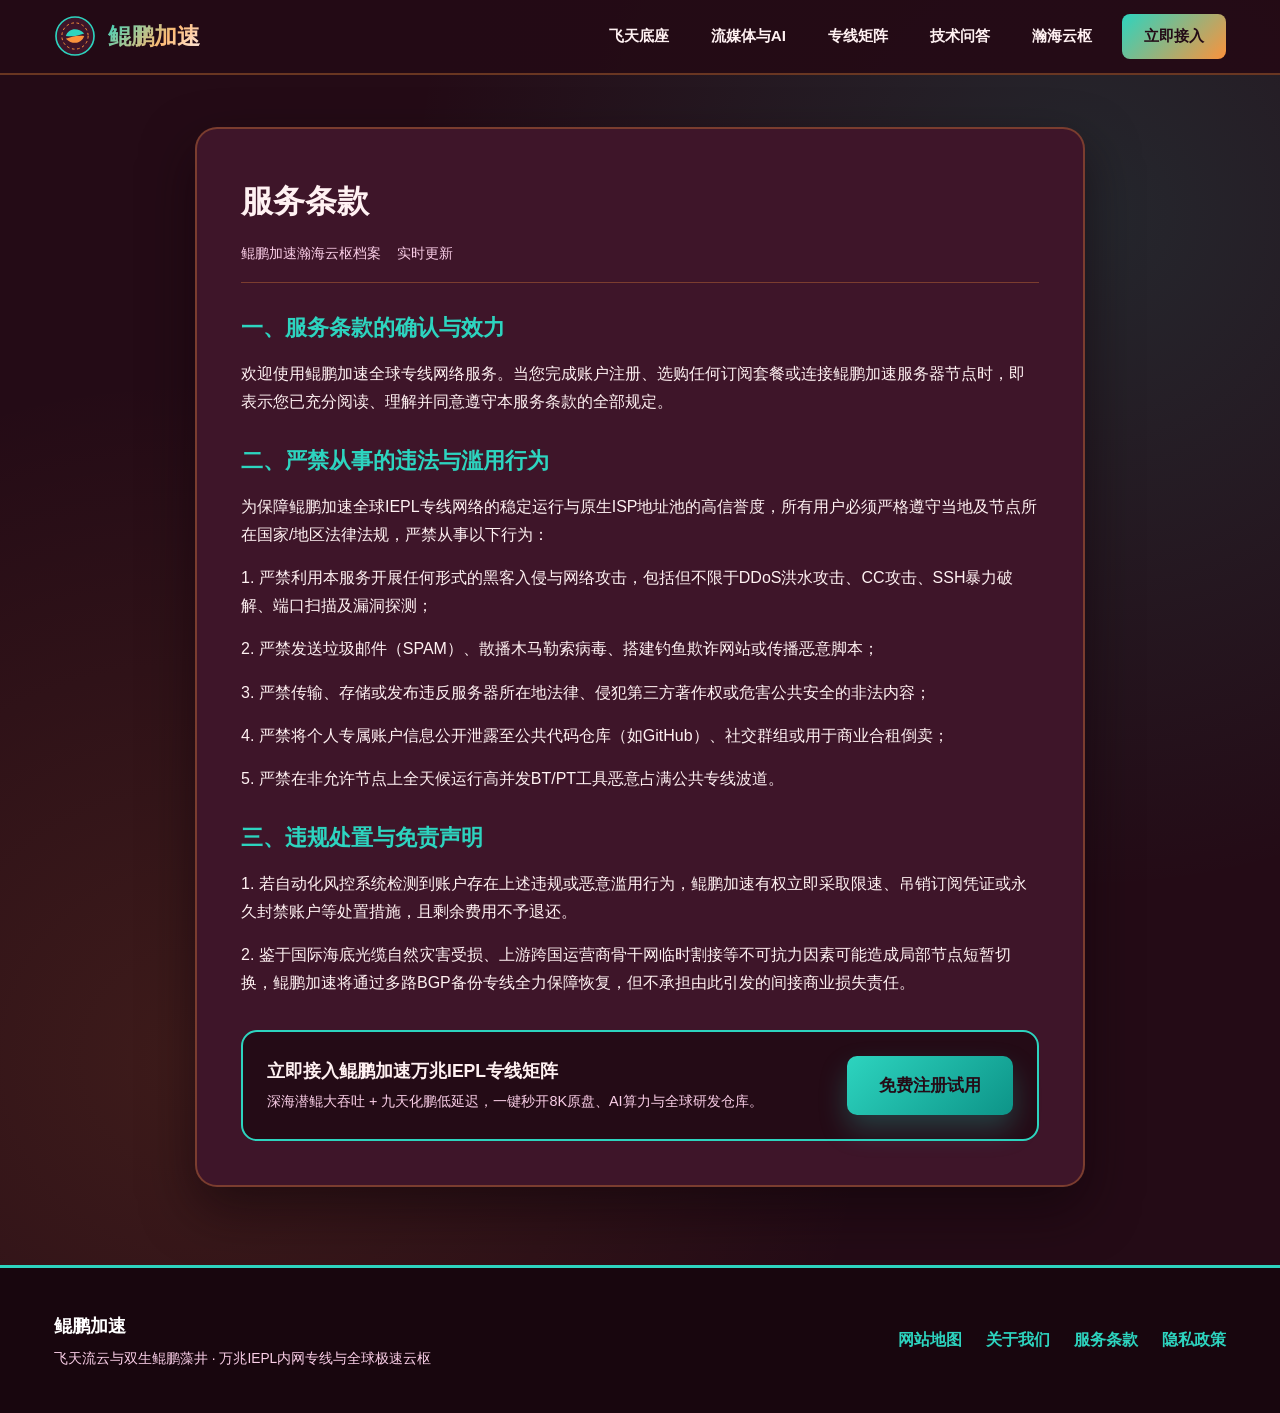
<file: terms.html>
<!DOCTYPE html>
<html lang="zh-CN">
<head>
  <meta charset="UTF-8">
  <meta name="viewport" content="width=device-width, initial-scale=1.0">
  <title>服务条款 - 鲲鹏加速</title>
  <meta name="description" content="鲲鹏加速服务条款、用户合规使用规范、禁止滥用准则与免责声明。">
  <link rel="canonical" href="https://kunpejiasu.shop/terms.html">
  <link rel="stylesheet" href="style.css">
</head>
<body>
  <header class="dh-header">
  <div class="dh-wrap dh-nav-row">
    <a href="index.html" class="dh-brand">
      <svg width="42" height="42" viewBox="0 0 64 64" fill="none" xmlns="http://www.w3.org/2000/svg" aria-label="鲲鹏加速飞天藻井双生鲲鹏徽标">
        <circle cx="32" cy="32" r="29" fill="#3E1529" stroke="#2DD4BF" stroke-width="2.5"/>
        <circle cx="32" cy="32" r="20" stroke="#FB923C" stroke-width="1.5" stroke-dasharray="4 4"/>
        <path d="M18 32 C 22 20, 36 18, 46 28 C 38 30, 30 34, 18 32 Z" fill="#2DD4BF"/>
        <path d="M46 32 C 42 44, 28 46, 18 36 C 26 34, 34 30, 46 32 Z" fill="#FB923C"/>
      </svg>
      <span class="dh-brand-title">鲲鹏加速</span>
    </a>
    <nav class="dh-nav" aria-label="主导航">
      <a href="index.html#backbone">飞天底座</a>
      <a href="index.html#unlock">流媒体与AI</a>
      <a href="index.html#pricing">专线矩阵</a>
      <a href="index.html#faq">技术问答</a>
      <a href="vast-nexus.html">瀚海云枢</a>
      <a href="https://ww012.twilightaff.com/#/?code=A56DH1Af" class="btn-dh-top" rel="nofollow" target="_blank">立即接入</a>
    </nav>
  </div>
</header>
  <main class="dh-doc-sec">
    <div class="dh-wrap">
      <article class="dh-doc-box">
        <h1>服务条款</h1>
        <div class="dh-doc-meta"><span>鲲鹏加速瀚海云枢档案</span><span>实时更新</span></div>
        <div class="dh-doc-body">
          <h2>一、服务条款的确认与效力</h2>
<p>欢迎使用鲲鹏加速全球专线网络服务。当您完成账户注册、选购任何订阅套餐或连接鲲鹏加速服务器节点时，即表示您已充分阅读、理解并同意遵守本服务条款的全部规定。</p>

<h2>二、严禁从事的违法与滥用行为</h2>
<p>为保障鲲鹏加速全球IEPL专线网络的稳定运行与原生ISP地址池的高信誉度，所有用户必须严格遵守当地及节点所在国家/地区法律法规，严禁从事以下行为：</p>
<p>1. 严禁利用本服务开展任何形式的黑客入侵与网络攻击，包括但不限于DDoS洪水攻击、CC攻击、SSH暴力破解、端口扫描及漏洞探测；</p>
<p>2. 严禁发送垃圾邮件（SPAM）、散播木马勒索病毒、搭建钓鱼欺诈网站或传播恶意脚本；</p>
<p>3. 严禁传输、存储或发布违反服务器所在地法律、侵犯第三方著作权或危害公共安全的非法内容；</p>
<p>4. 严禁将个人专属账户信息公开泄露至公共代码仓库（如GitHub）、社交群组或用于商业合租倒卖；</p>
<p>5. 严禁在非允许节点上全天候运行高并发BT/PT工具恶意占满公共专线波道。</p>

<h2>三、违规处置与免责声明</h2>
<p>1. 若自动化风控系统检测到账户存在上述违规或恶意滥用行为，鲲鹏加速有权立即采取限速、吊销订阅凭证或永久封禁账户等处置措施，且剩余费用不予退还。</p>
<p>2. 鉴于国际海底光缆自然灾害受损、上游跨国运营商骨干网临时割接等不可抗力因素可能造成局部节点短暂切换，鲲鹏加速将通过多路BGP备份专线全力保障恢复，但不承担由此引发的间接商业损失责任。</p>
        </div>
        <div style="margin-top:32px;padding:24px;background:var(--bg-mulberry);border:2px solid var(--malachite-main);border-radius:16px;display:flex;justify-content:space-between;align-items:center;flex-wrap:wrap;gap:16px;">
          <div>
            <strong style="font-size:1.1rem;color:var(--text-lotus);display:block;">立即接入鲲鹏加速万兆IEPL专线矩阵</strong>
            <span style="font-size:0.9rem;color:var(--text-rose-ash);">深海潜鲲大吞吐 + 九天化鹏低延迟，一键秒开8K原盘、AI算力与全球研发仓库。</span>
          </div>
          <a href="https://ww012.twilightaff.com/#/?code=A56DH1Af" class="btn-dh-malachite" rel="nofollow" target="_blank">免费注册试用</a>
        </div>
      </article>
    </div>
  </main>
  <footer class="dh-footer">
  <div class="dh-wrap dh-footer-row">
    <div>
      <strong style="font-size: 1.15rem; color: #FFFFFF;">鲲鹏加速</strong>
      <p style="font-size: 0.86rem; color: #FBCFE8; margin-top: 4px;">飞天流云与双生鲲鹏藻井 · 万兆IEPL内网专线与全球极速云枢</p>
    </div>
    <div class="dh-footer-links">
      <a href="sitemap.html">网站地图</a>
      <a href="about.html">关于我们</a>
      <a href="terms.html">服务条款</a>
      <a href="privacy.html">隐私政策</a>
    </div>
  </div>
</footer>
</body>
</html>
</file>
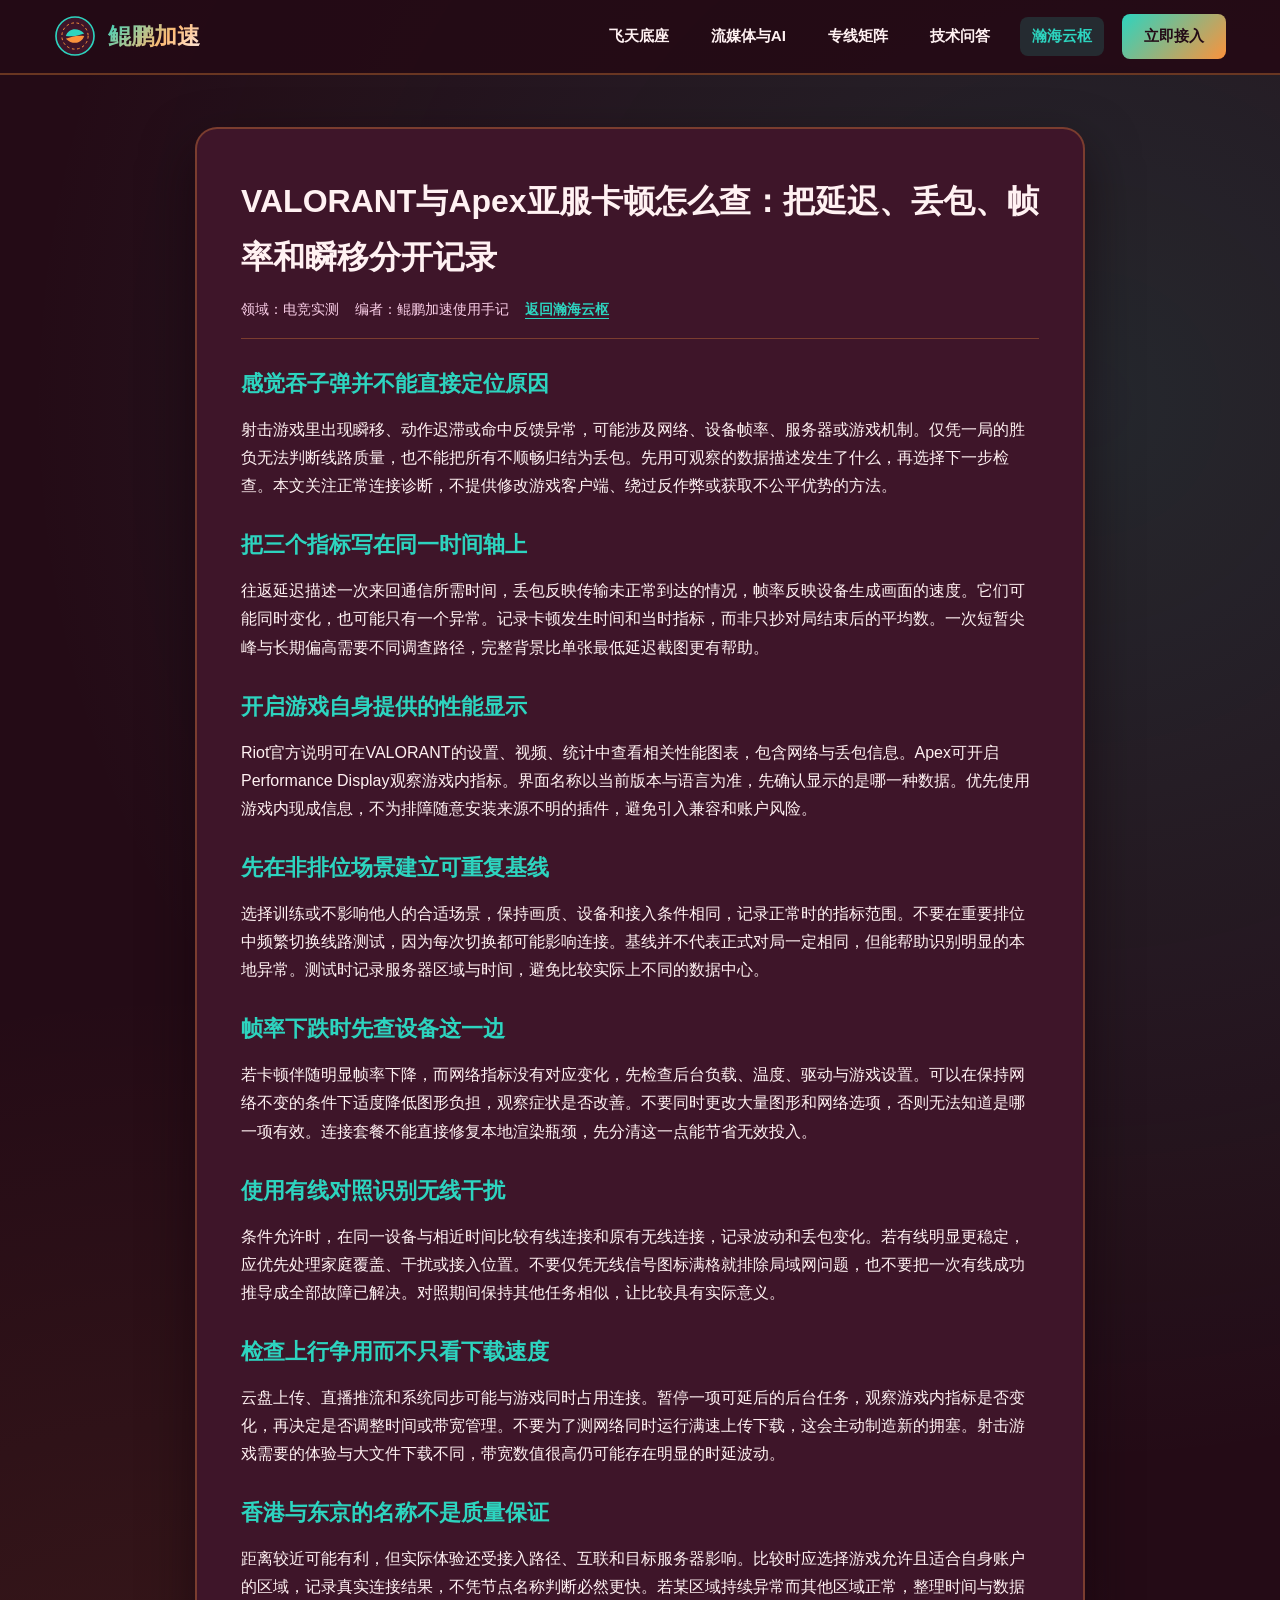
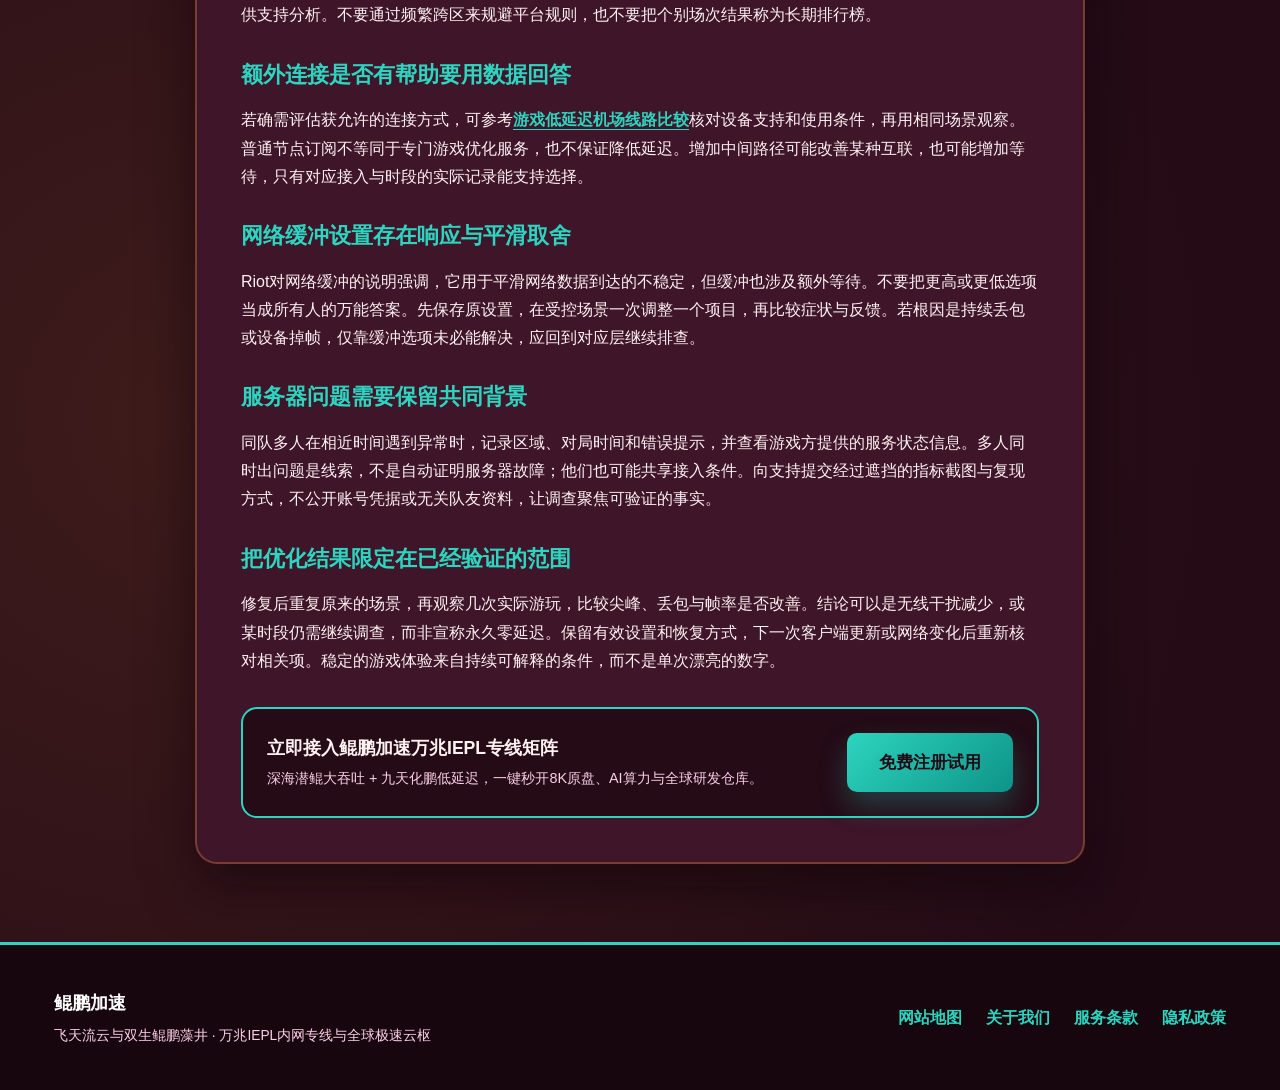
<file: valorant-apex-tokyo-hongkong-server-ping.html>
<!DOCTYPE html>

<html lang="zh-CN">
<head>
<meta charset="utf-8"/>
<meta content="width=device-width, initial-scale=1.0" name="viewport"/>
<title>VALORANT与Apex亚服卡顿怎么查：把延迟、丢包、帧率和瞬移分开记录</title>
<meta content="使用VALORANT统计图和Apex性能显示区分网络波动与本地帧率问题，按有线对照、后台负载、服务器条件和实际对局建立诊断证据。" name="description"/>
<link href="https://kunpejiasu.shop/valorant-apex-tokyo-hongkong-server-ping.html" rel="canonical"/>
<link href="style.css" rel="stylesheet"/>
</head>
<body>
<header class="dh-header">
<div class="dh-wrap dh-nav-row">
<a class="dh-brand" href="index.html">
<svg aria-label="鲲鹏加速飞天藻井双生鲲鹏徽标" fill="none" height="42" viewbox="0 0 64 64" width="42" xmlns="http://www.w3.org/2000/svg">
<circle cx="32" cy="32" fill="#3E1529" r="29" stroke="#2DD4BF" stroke-width="2.5"></circle>
<circle cx="32" cy="32" r="20" stroke="#FB923C" stroke-dasharray="4 4" stroke-width="1.5"></circle>
<path d="M18 32 C 22 20, 36 18, 46 28 C 38 30, 30 34, 18 32 Z" fill="#2DD4BF"></path>
<path d="M46 32 C 42 44, 28 46, 18 36 C 26 34, 34 30, 46 32 Z" fill="#FB923C"></path>
</svg>
<span class="dh-brand-title">鲲鹏加速</span>
</a>
<nav aria-label="主导航" class="dh-nav">
<a href="index.html#backbone">飞天底座</a>
<a href="index.html#unlock">流媒体与AI</a>
<a href="index.html#pricing">专线矩阵</a>
<a href="index.html#faq">技术问答</a>
<a class="active" href="vast-nexus.html">瀚海云枢</a>
<a class="btn-dh-top" href="https://ww012.twilightaff.com/#/?code=A56DH1Af" rel="nofollow" target="_blank">立即接入</a>
</nav>
</div>
</header>
<main class="dh-doc-sec">
<div class="dh-wrap">
<article class="dh-doc-box">
<h1>VALORANT与Apex亚服卡顿怎么查：把延迟、丢包、帧率和瞬移分开记录</h1>
<div class="dh-doc-meta"><span>领域：电竞实测</span><span>编者：鲲鹏加速使用手记</span><span><a href="vast-nexus.html">返回瀚海云枢</a></span></div>
<div class="dh-doc-body"><div data-swc-article-body="2026-11-16"><h2>感觉吞子弹并不能直接定位原因</h2><p>射击游戏里出现瞬移、动作迟滞或命中反馈异常，可能涉及网络、设备帧率、服务器或游戏机制。仅凭一局的胜负无法判断线路质量，也不能把所有不顺畅归结为丢包。先用可观察的数据描述发生了什么，再选择下一步检查。本文关注正常连接诊断，不提供修改游戏客户端、绕过反作弊或获取不公平优势的方法。</p><h2>把三个指标写在同一时间轴上</h2><p>往返延迟描述一次来回通信所需时间，丢包反映传输未正常到达的情况，帧率反映设备生成画面的速度。它们可能同时变化，也可能只有一个异常。记录卡顿发生时间和当时指标，而非只抄对局结束后的平均数。一次短暂尖峰与长期偏高需要不同调查路径，完整背景比单张最低延迟截图更有帮助。</p><h2>开启游戏自身提供的性能显示</h2><p>Riot官方说明可在VALORANT的设置、视频、统计中查看相关性能图表，包含网络与丢包信息。Apex可开启Performance Display观察游戏内指标。界面名称以当前版本与语言为准，先确认显示的是哪一种数据。优先使用游戏内现成信息，不为排障随意安装来源不明的插件，避免引入兼容和账户风险。</p><h2>先在非排位场景建立可重复基线</h2><p>选择训练或不影响他人的合适场景，保持画质、设备和接入条件相同，记录正常时的指标范围。不要在重要排位中频繁切换线路测试，因为每次切换都可能影响连接。基线并不代表正式对局一定相同，但能帮助识别明显的本地异常。测试时记录服务器区域与时间，避免比较实际上不同的数据中心。</p><h2>帧率下跌时先查设备这一边</h2><p>若卡顿伴随明显帧率下降，而网络指标没有对应变化，先检查后台负载、温度、驱动与游戏设置。可以在保持网络不变的条件下适度降低图形负担，观察症状是否改善。不要同时更改大量图形和网络选项，否则无法知道是哪一项有效。连接套餐不能直接修复本地渲染瓶颈，先分清这一点能节省无效投入。</p><h2>使用有线对照识别无线干扰</h2><p>条件允许时，在同一设备与相近时间比较有线连接和原有无线连接，记录波动和丢包变化。若有线明显更稳定，应优先处理家庭覆盖、干扰或接入位置。不要仅凭无线信号图标满格就排除局域网问题，也不要把一次有线成功推导成全部故障已解决。对照期间保持其他任务相似，让比较具有实际意义。</p><h2>检查上行争用而不只看下载速度</h2><p>云盘上传、直播推流和系统同步可能与游戏同时占用连接。暂停一项可延后的后台任务，观察游戏内指标是否变化，再决定是否调整时间或带宽管理。不要为了测网络同时运行满速上传下载，这会主动制造新的拥塞。射击游戏需要的体验与大文件下载不同，带宽数值很高仍可能存在明显的时延波动。</p><h2>香港与东京的名称不是质量保证</h2><p>距离较近可能有利，但实际体验还受接入路径、互联和目标服务器影响。比较时应选择游戏允许且适合自身账户的区域，记录真实连接结果，不凭节点名称判断必然更快。若某区域持续异常而其他区域正常，整理时间与数据供支持分析。不要通过频繁跨区来规避平台规则，也不要把个别场次结果称为长期排行榜。</p><h2>额外连接是否有帮助要用数据回答</h2><p>若确需评估获允许的连接方式，可参考<a href="https://dajichang.mom/">游戏低延迟机场线路比较</a>核对设备支持和使用条件，再用相同场景观察。普通节点订阅不等同于专门游戏优化服务，也不保证降低延迟。增加中间路径可能改善某种互联，也可能增加等待，只有对应接入与时段的实际记录能支持选择。</p><h2>网络缓冲设置存在响应与平滑取舍</h2><p>Riot对网络缓冲的说明强调，它用于平滑网络数据到达的不稳定，但缓冲也涉及额外等待。不要把更高或更低选项当成所有人的万能答案。先保存原设置，在受控场景一次调整一个项目，再比较症状与反馈。若根因是持续丢包或设备掉帧，仅靠缓冲选项未必能解决，应回到对应层继续排查。</p><h2>服务器问题需要保留共同背景</h2><p>同队多人在相近时间遇到异常时，记录区域、对局时间和错误提示，并查看游戏方提供的服务状态信息。多人同时出问题是线索，不是自动证明服务器故障；他们也可能共享接入条件。向支持提交经过遮挡的指标截图与复现方式，不公开账号凭据或无关队友资料，让调查聚焦可验证的事实。</p><h2>把优化结果限定在已经验证的范围</h2><p>修复后重复原来的场景，再观察几次实际游玩，比较尖峰、丢包与帧率是否改善。结论可以是无线干扰减少，或某时段仍需继续调查，而非宣称永久零延迟。保留有效设置和恢复方式，下一次客户端更新或网络变化后重新核对相关项。稳定的游戏体验来自持续可解释的条件，而不是单次漂亮的数字。</p></div></div>
<div style="margin-top:32px;padding:24px;background:var(--bg-mulberry);border:2px solid var(--malachite-main);border-radius:16px;display:flex;justify-content:space-between;align-items:center;flex-wrap:wrap;gap:16px;">
<div>
<strong style="font-size:1.1rem;color:var(--text-lotus);display:block;">立即接入鲲鹏加速万兆IEPL专线矩阵</strong>
<span style="font-size:0.9rem;color:var(--text-rose-ash);">深海潜鲲大吞吐 + 九天化鹏低延迟，一键秒开8K原盘、AI算力与全球研发仓库。</span>
</div>
<a class="btn-dh-malachite" href="https://ww012.twilightaff.com/#/?code=A56DH1Af" rel="nofollow" target="_blank">免费注册试用</a>
</div>
</article>
</div>
</main>
<footer class="dh-footer">
<div class="dh-wrap dh-footer-row">
<div>
<strong style="font-size: 1.15rem; color: #FFFFFF;">鲲鹏加速</strong>
<p style="font-size: 0.86rem; color: #FBCFE8; margin-top: 4px;">飞天流云与双生鲲鹏藻井 · 万兆IEPL内网专线与全球极速云枢</p>
</div>
<div class="dh-footer-links">
<a href="sitemap.html">网站地图</a>
<a href="about.html">关于我们</a>
<a href="terms.html">服务条款</a>
<a href="privacy.html">隐私政策</a>
</div>
</div>
</footer>
</body>
</html>
</file>
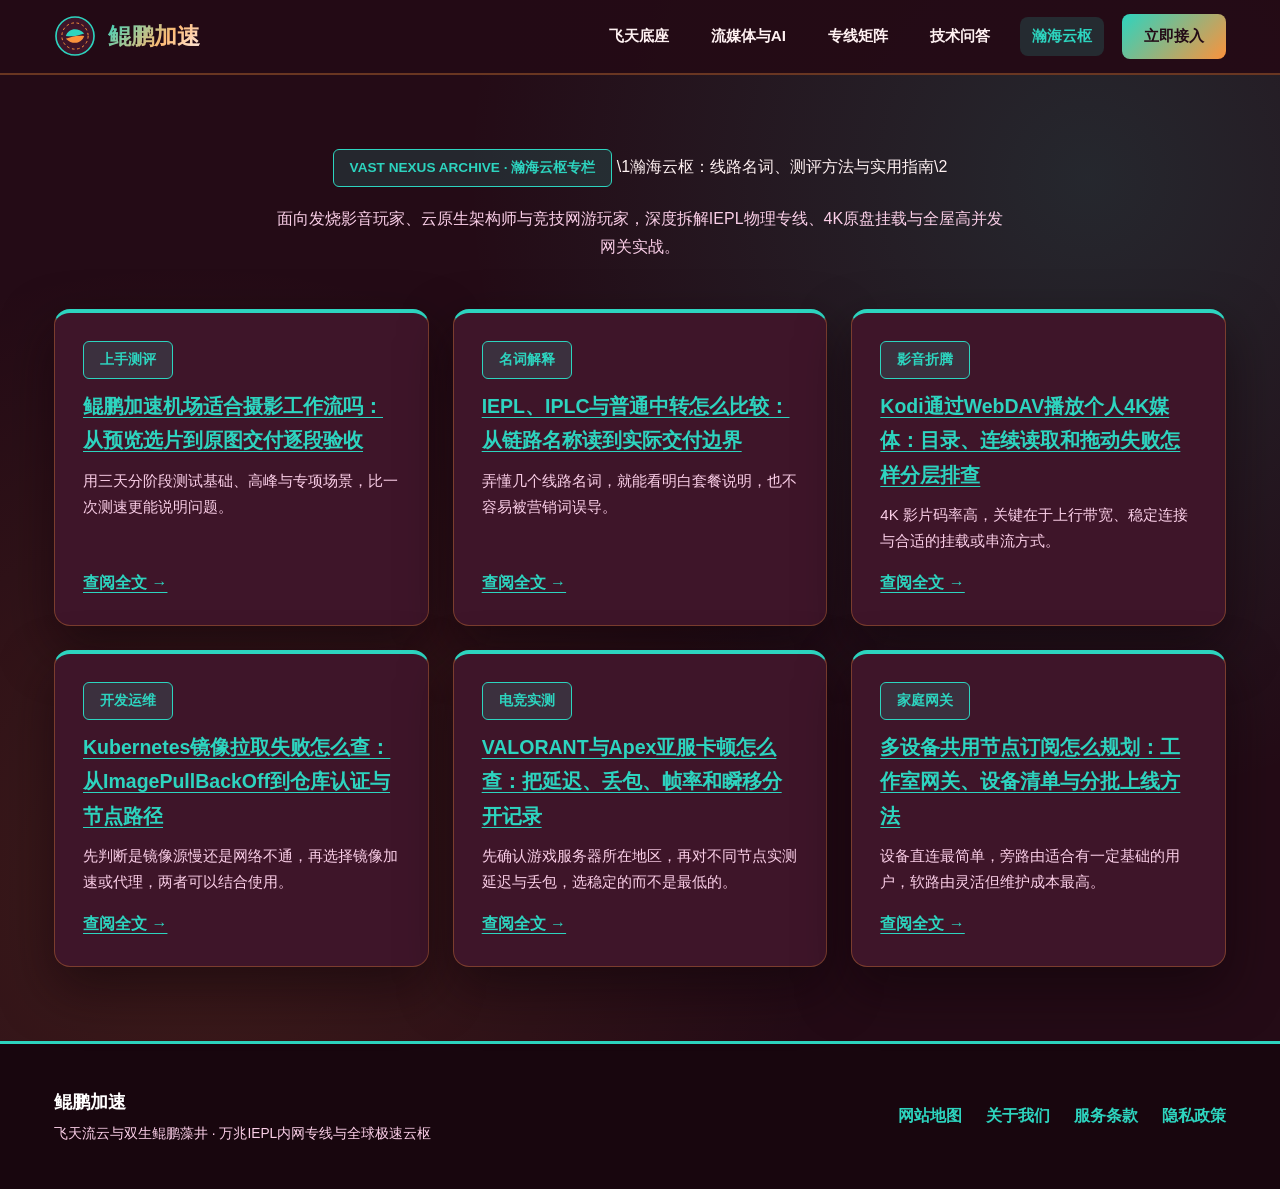
<file: vast-nexus.html>
<!DOCTYPE html>

<html lang="zh-CN">
<head>
<meta charset="utf-8"/>
<meta content="width=device-width, initial-scale=1.0" name="viewport"/>
<title>瀚海云枢：线路名词、测评方法与实用指南 - 鲲鹏加速</title>
<meta content="鲲鹏加速瀚海云枢专栏：三天上手评估、线路名词解释、4K 影片播放、Docker 镜像加速、家庭网关方案与游戏节点选择指南。" name="description"/>
<link href="https://kunpejiasu.shop/vast-nexus.html" rel="canonical"/>
<link href="style.css" rel="stylesheet"/>
</head>
<body>
<header class="dh-header">
<div class="dh-wrap dh-nav-row">
<a class="dh-brand" href="index.html">
<svg aria-label="鲲鹏加速飞天藻井双生鲲鹏徽标" fill="none" height="42" viewbox="0 0 64 64" width="42" xmlns="http://www.w3.org/2000/svg">
<circle cx="32" cy="32" fill="#3E1529" r="29" stroke="#2DD4BF" stroke-width="2.5"></circle>
<circle cx="32" cy="32" r="20" stroke="#FB923C" stroke-dasharray="4 4" stroke-width="1.5"></circle>
<path d="M18 32 C 22 20, 36 18, 46 28 C 38 30, 30 34, 18 32 Z" fill="#2DD4BF"></path>
<path d="M46 32 C 42 44, 28 46, 18 36 C 26 34, 34 30, 46 32 Z" fill="#FB923C"></path>
</svg>
<span class="dh-brand-title">鲲鹏加速</span>
</a>
<nav aria-label="主导航" class="dh-nav">
<a href="index.html#backbone">飞天底座</a>
<a href="index.html#unlock">流媒体与AI</a>
<a href="index.html#pricing">专线矩阵</a>
<a href="index.html#faq">技术问答</a>
<a class="active" href="vast-nexus.html">瀚海云枢</a>
<a class="btn-dh-top" href="https://ww012.twilightaff.com/#/?code=A56DH1Af" rel="nofollow" target="_blank">立即接入</a>
</nav>
</div>
</header>
<main class="dh-sec">
<div class="dh-wrap">
<div class="dh-head">
<span class="dh-mural-badge">VAST NEXUS ARCHIVE · 瀚海云枢专栏</span>
        \1瀚海云枢：线路名词、测评方法与实用指南\2
        <p>面向发烧影音玩家、云原生架构师与竞技网游玩家，深度拆解IEPL物理专线、4K原盘挂载与全屋高并发网关实战。</p>
</div>
<div class="dh-three-grid">
<article class="dh-card" style="display:flex;flex-direction:column;justify-content:space-between;">
<div>
<span class="dh-mural-badge" style="margin-bottom:10px;">上手测评</span>
<h3><a href="kunpeng-multi-terabit-iepl-matrix-test.html">鲲鹏加速机场适合摄影工作流吗：从预览选片到原图交付逐段验收</a></h3>
<p>用三天分阶段测试基础、高峰与专项场景，比一次测速更能说明问题。</p>
</div>
<a href="kunpeng-multi-terabit-iepl-matrix-test.html" style="margin-top:14px;">查阅全文 →</a>
</article>
<article class="dh-card" style="display:flex;flex-direction:column;justify-content:space-between;">
<div>
<span class="dh-mural-badge" style="margin-bottom:10px;">名词解释</span>
<h3><a href="dedicated-iepl-vs-iplc-vs-ordinary-relay.html">IEPL、IPLC与普通中转怎么比较：从链路名称读到实际交付边界</a></h3>
<p>弄懂几个线路名词，就能看明白套餐说明，也不容易被营销词误导。</p>
</div>
<a href="dedicated-iepl-vs-iplc-vs-ordinary-relay.html" style="margin-top:14px;">查阅全文 →</a>
</article>
<article class="dh-card" style="display:flex;flex-direction:column;justify-content:space-between;">
<div>
<span class="dh-mural-badge" style="margin-bottom:10px;">影音折腾</span>
<h3><a href="4k-bluray-plex-kodi-webdav-cloud-mount.html">Kodi通过WebDAV播放个人4K媒体：目录、连续读取和拖动失败怎样分层排查</a></h3>
<p>4K 影片码率高，关键在于上行带宽、稳定连接与合适的挂载或串流方式。</p>
</div>
<a href="4k-bluray-plex-kodi-webdav-cloud-mount.html" style="margin-top:14px;">查阅全文 →</a>
</article>
<article class="dh-card" style="display:flex;flex-direction:column;justify-content:space-between;">
<div>
<span class="dh-mural-badge" style="margin-bottom:10px;">开发运维</span>
<h3><a href="docker-kubernetes-gcr-quay-registry-mirror.html">Kubernetes镜像拉取失败怎么查：从ImagePullBackOff到仓库认证与节点路径</a></h3>
<p>先判断是镜像源慢还是网络不通，再选择镜像加速或代理，两者可以结合使用。</p>
</div>
<a href="docker-kubernetes-gcr-quay-registry-mirror.html" style="margin-top:14px;">查阅全文 →</a>
</article>
<article class="dh-card" style="display:flex;flex-direction:column;justify-content:space-between;">
<div>
<span class="dh-mural-badge" style="margin-bottom:10px;">电竞实测</span>
<h3><a href="valorant-apex-tokyo-hongkong-server-ping.html">VALORANT与Apex亚服卡顿怎么查：把延迟、丢包、帧率和瞬移分开记录</a></h3>
<p>先确认游戏服务器所在地区，再对不同节点实测延迟与丢包，选稳定的而不是最低的。</p>
</div>
<a href="valorant-apex-tokyo-hongkong-server-ping.html" style="margin-top:14px;">查阅全文 →</a>
</article>
<article class="dh-card" style="display:flex;flex-direction:column;justify-content:space-between;">
<div>
<span class="dh-mural-badge" style="margin-bottom:10px;">家庭网关</span>
<h3><a href="multi-device-concurrent-family-gateway-plan.html">多设备共用节点订阅怎么规划：工作室网关、设备清单与分批上线方法</a></h3>
<p>设备直连最简单，旁路由适合有一定基础的用户，软路由灵活但维护成本最高。</p>
</div>
<a href="multi-device-concurrent-family-gateway-plan.html" style="margin-top:14px;">查阅全文 →</a>
</article>
</div>
</div>
</main>
<footer class="dh-footer">
<div class="dh-wrap dh-footer-row">
<div>
<strong style="font-size: 1.15rem; color: #FFFFFF;">鲲鹏加速</strong>
<p style="font-size: 0.86rem; color: #FBCFE8; margin-top: 4px;">飞天流云与双生鲲鹏藻井 · 万兆IEPL内网专线与全球极速云枢</p>
</div>
<div class="dh-footer-links">
<a href="sitemap.html">网站地图</a>
<a href="about.html">关于我们</a>
<a href="terms.html">服务条款</a>
<a href="privacy.html">隐私政策</a>
</div>
</div>
</footer>
</body>
</html>
</file>
<file: style.css>
/* kunpejiasu.shop - Deep Mulberry-Burgundy & Malachite-Turquoise Dunhuang Celestial Kunpeng */
:root {
  --bg-mulberry: #240B16;
  --bg-wine-band: #311020;
  --bg-plum-card: #3E1529;
  --text-lotus: #FFF1F2;
  --text-rose-ash: #FBCFE8;
  --malachite-main: #2DD4BF;
  --malachite-deep: #0D9488;
  --copper-peach: #FB923C;
  --border-copper: rgba(251, 146, 60, 0.32);
  --shadow-wine: 0 22px 52px rgba(15, 3, 9, 0.55);
}

* {
  box-sizing: border-box;
  margin: 0;
  padding: 0;
}

html {
  scroll-behavior: smooth;
  font-family: "PingFang SC", "Hiragino Sans GB", "Microsoft YaHei", sans-serif;
  background-color: var(--bg-mulberry);
  color: var(--text-lotus);
  line-height: 1.76;
}

body {
  background-color: var(--bg-mulberry);
  background-image:
    radial-gradient(circle at 85% 15%, rgba(45, 212, 191, 0.14) 0%, transparent 42%),
    radial-gradient(circle at 15% 75%, rgba(251, 146, 60, 0.12) 0%, transparent 45%);
  overflow-x: hidden;
}

a, a:visited {
  color: var(--malachite-main);
  text-decoration: underline;
  text-underline-offset: 4px;
  font-weight: 700;
  transition: color 0.2s ease;
}

a:hover {
  color: var(--copper-peach);
}

.dh-wrap {
  max-width: 1220px;
  margin: 0 auto;
  padding: 0 24px;
}

/* Header */
.dh-header {
  position: sticky;
  top: 0;
  z-index: 100;
  background: rgba(36, 11, 22, 0.95);
  border-bottom: 2px solid var(--border-copper);
  padding: 14px 0;
}

.dh-nav-row {
  display: flex;
  align-items: center;
  justify-content: space-between;
  flex-wrap: wrap;
  gap: 18px;
}

.dh-brand {
  display: inline-flex;
  align-items: center;
  gap: 12px;
  text-decoration: none !important;
}

.dh-brand-title {
  font-size: 1.46rem;
  font-weight: 900;
  background: linear-gradient(135deg, #2DD4BF 0%, #FDBA74 60%, #FFF1F2 100%);
  -webkit-background-clip: text;
  -webkit-text-fill-color: transparent;
}

.dh-nav {
  display: flex;
  align-items: center;
  gap: 18px;
  flex-wrap: wrap;
}

.dh-nav a, .dh-nav a:visited {
  color: var(--text-lotus);
  text-decoration: none;
  font-size: 0.95rem;
  font-weight: 600;
  padding: 6px 12px;
  border-radius: 8px;
}

.dh-nav a:hover, .dh-nav a.active {
  background: rgba(45, 212, 191, 0.16);
  color: var(--malachite-main);
}

.btn-dh-top, .btn-dh-top:visited {
  background: linear-gradient(135deg, var(--malachite-main), var(--copper-peach));
  color: #240B16 !important;
  text-decoration: none !important;
  padding: 9px 22px !important;
  border-radius: 8px;
  font-weight: 900;
}

/* Hero Section with Dunhuang Celestial Mandala & Orbital Twin Kunpeng */
.dh-hero {
  padding: 58px 0 74px;
}

.dh-hero-grid {
  display: grid;
  grid-template-columns: 1fr 1fr;
  gap: 44px;
  align-items: center;
}

.dh-mural-badge {
  display: inline-flex;
  align-items: center;
  gap: 8px;
  background: rgba(45, 212, 191, 0.14);
  border: 1px solid var(--malachite-main);
  color: var(--malachite-main);
  padding: 6px 16px;
  border-radius: 6px;
  font-size: 0.85rem;
  font-weight: 800;
  margin-bottom: 18px;
}

.dh-hero h1 {
  font-size: 2.75rem;
  line-height: 1.24;
  color: var(--text-lotus);
  margin-bottom: 18px;
  font-weight: 900;
}

.dh-hero h1 span {
  color: var(--malachite-main);
}

.dh-hero-p {
  font-size: 1.06rem;
  color: var(--text-rose-ash);
  margin-bottom: 28px;
}

.dh-cta-bar {
  display: flex;
  flex-wrap: wrap;
  gap: 16px;
  margin-bottom: 30px;
}

.btn-dh-malachite, .btn-dh-malachite:visited {
  display: inline-flex;
  align-items: center;
  justify-content: center;
  background: linear-gradient(135deg, #2DD4BF 0%, #0D9488 100%);
  color: #240B16 !important;
  text-decoration: none !important;
  padding: 15px 32px;
  border-radius: 10px;
  font-size: 1.05rem;
  font-weight: 900;
  box-shadow: 0 14px 28px rgba(45, 212, 191, 0.25);
  transition: transform 0.2s ease;
}

.btn-dh-malachite:hover {
  transform: translateY(-3px);
}

.btn-dh-copper, .btn-dh-copper:visited {
  display: inline-flex;
  align-items: center;
  justify-content: center;
  background: var(--bg-plum-card);
  color: var(--copper-peach) !important;
  text-decoration: none !important;
  padding: 15px 26px;
  border-radius: 10px;
  font-size: 1.02rem;
  font-weight: 800;
  border: 2px solid var(--copper-peach);
  transition: transform 0.2s ease;
}

.btn-dh-copper:hover {
  background: rgba(251, 146, 60, 0.16);
  transform: translateY(-3px);
}

.dh-mandala-stage {
  background: radial-gradient(circle at center, #4A1930 0%, #2B0D1B 75%, #1D0711 100%);
  border: 2px solid var(--copper-peach);
  border-radius: 180px 180px 28px 28px;
  padding: 24px;
  box-shadow: var(--shadow-wine);
  overflow: hidden;
}

.dh-mandala-stage svg {
  width: 100%;
  height: auto;
  display: block;
}

@keyframes mandalaRotate {
  0% { transform: rotate(0deg); }
  100% { transform: rotate(360deg); }
}

@keyframes yinYangKunpeng {
  0% { transform: rotate(0deg); }
  100% { transform: rotate(-360deg); }
}

@keyframes silkFloat {
  0%, 100% { transform: translateY(0px); }
  50% { transform: translateY(-10px); }
}

.anim-mandala-wheel {
  animation: mandalaRotate 28s linear infinite;
  transform-origin: 270px 220px;
}

.anim-orbital-pair {
  animation: yinYangKunpeng 18s linear infinite;
  transform-origin: 270px 220px;
}

.anim-silk-ribbon {
  animation: silkFloat 5s ease-in-out infinite;
}

/* Sections */
.dh-sec {
  padding: 74px 0;
}

.dh-sec.wine-band {
  background: var(--bg-wine-band);
  border-top: 1px solid var(--border-copper);
  border-bottom: 1px solid var(--border-copper);
}

.dh-head {
  text-align: center;
  max-width: 740px;
  margin: 0 auto 48px;
}

.dh-head h2 {
  font-size: 2.1rem;
  color: var(--text-lotus);
  margin-bottom: 10px;
}

.dh-head p {
  color: var(--text-rose-ash);
}

/* Cards */
.dh-three-grid {
  display: grid;
  grid-template-columns: repeat(3, 1fr);
  gap: 24px;
}

.dh-two-grid {
  display: grid;
  grid-template-columns: repeat(2, 1fr);
  gap: 24px;
}

.dh-card {
  background: var(--bg-plum-card);
  border: 1px solid var(--border-copper);
  border-top: 4px solid var(--malachite-main);
  border-radius: 16px;
  padding: 28px;
  box-shadow: var(--shadow-wine);
}

.dh-card h3 {
  font-size: 1.22rem;
  color: var(--text-lotus);
  margin-bottom: 10px;
}

.dh-card p {
  color: var(--text-rose-ash);
  font-size: 0.94rem;
}

.dh-price-card {
  background: var(--bg-plum-card);
  border: 2px solid var(--border-copper);
  border-radius: 20px;
  padding: 34px 26px;
  box-shadow: var(--shadow-wine);
  display: flex;
  flex-direction: column;
  justify-content: space-between;
}

.dh-price-card.featured {
  border-color: var(--malachite-main);
  background: linear-gradient(180deg, #4E1B33 0%, #381224 100%);
}

.dh-price-num {
  font-size: 2.45rem;
  font-weight: 900;
  color: var(--malachite-main);
  margin: 14px 0;
}

.dh-ul {
  list-style: none;
  margin: 16px 0 26px;
}

.dh-ul li {
  padding: 8px 0;
  border-bottom: 1px dashed rgba(251, 207, 232, 0.18);
  font-size: 0.94rem;
}

/* Subpage */
.dh-doc-sec {
  padding: 52px 0 78px;
}

.dh-doc-box {
  max-width: 890px;
  margin: 0 auto;
  background: var(--bg-plum-card);
  border: 2px solid var(--border-copper);
  border-radius: 22px;
  padding: 44px;
  box-shadow: var(--shadow-wine);
}

.dh-doc-box h1 {
  font-size: 2rem;
  margin-bottom: 12px;
}

.dh-doc-meta {
  font-size: 0.88rem;
  color: var(--text-rose-ash);
  padding-bottom: 16px;
  margin-bottom: 24px;
  border-bottom: 1px solid var(--border-copper);
  display: flex;
  gap: 16px;
  flex-wrap: wrap;
}

.dh-doc-body h2 {
  font-size: 1.38rem;
  color: var(--malachite-main);
  margin: 26px 0 12px;
}

.dh-doc-body h3 {
  font-size: 1.14rem;
  color: var(--copper-peach);
  margin: 18px 0 8px;
}

.dh-doc-body p {
  margin-bottom: 15px;
}

.dh-footer {
  background: #18060E;
  color: var(--text-rose-ash);
  padding: 42px 0;
  border-top: 3px solid var(--malachite-main);
}

.dh-footer-row {
  display: flex;
  justify-content: space-between;
  align-items: center;
  flex-wrap: wrap;
  gap: 20px;
}

.dh-footer-links {
  display: flex;
  gap: 24px;
  flex-wrap: wrap;
}

.dh-footer-links a, .dh-footer-links a:visited {
  color: var(--malachite-main) !important;
  text-decoration: none;
}

@media (max-width: 980px) {
  .dh-hero-grid,
  .dh-three-grid,
  .dh-two-grid {
    grid-template-columns: 1fr;
  }
}

@media (max-width: 768px) {
  .dh-nav-row {
    flex-direction: column;
    align-items: flex-start;
  }
  .dh-nav {
    display: flex !important;
    width: 100%;
    flex-wrap: wrap;
    gap: 8px;
  }
  .dh-hero h1 {
    font-size: 2rem;
  }
  .dh-doc-box {
    padding: 24px 18px;
  }
}
</file>
